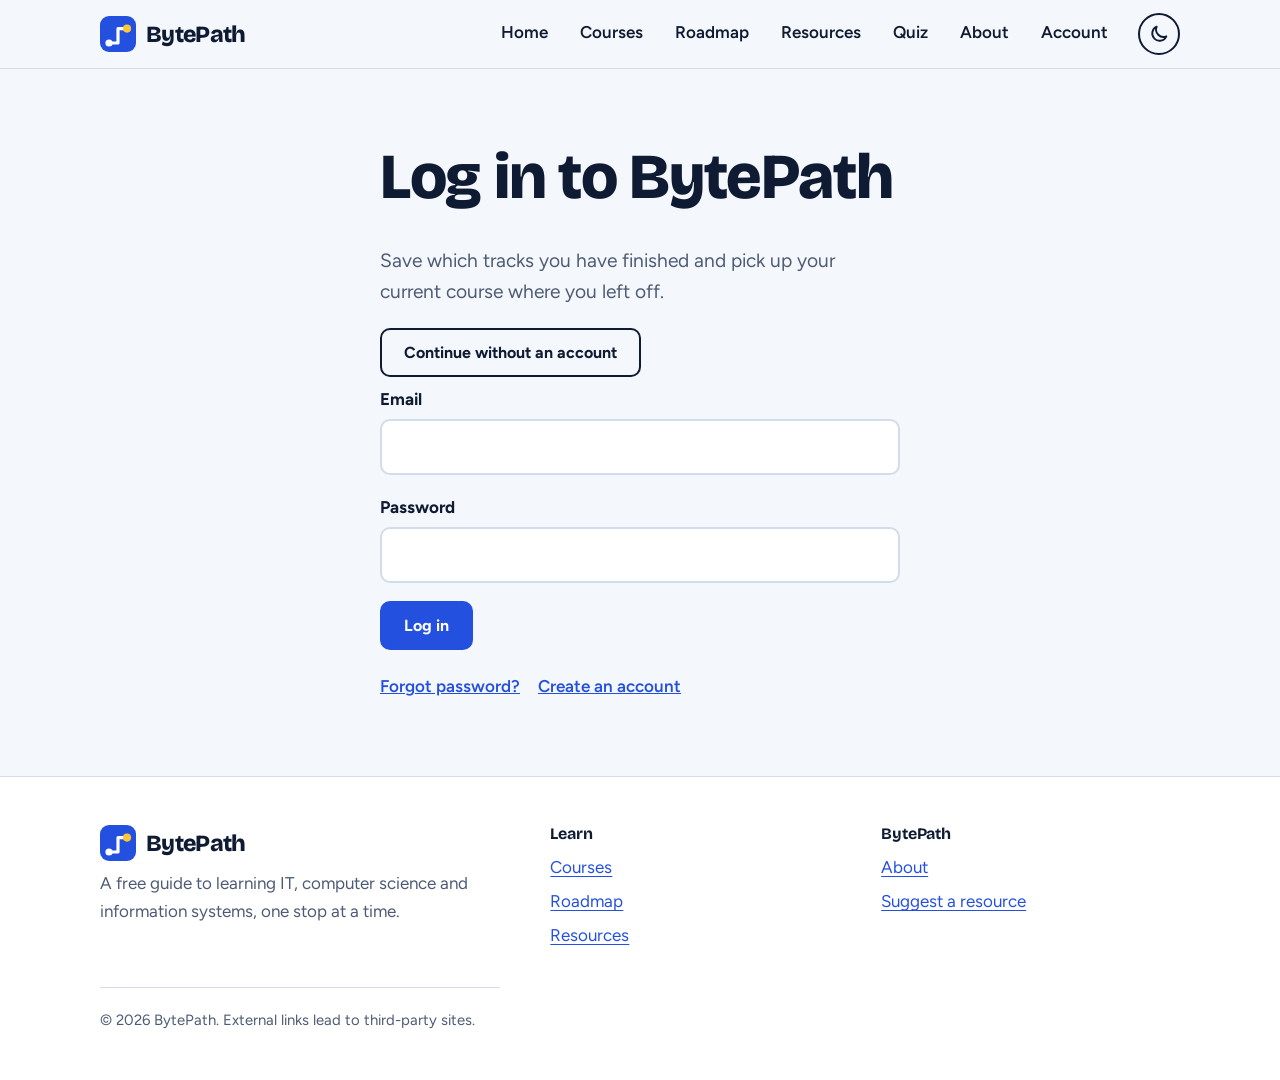
<file: index.html>
<!DOCTYPE html>
<html lang="en">
<head>
  <meta charset="utf-8">
  <meta name="viewport" content="width=device-width, initial-scale=1">
  <meta name="color-scheme" content="light dark">
  <title>BytePath | Learn IT, computer science and information systems</title>
  <meta name="description" content="BytePath lines up IT, computer science and information systems topics into clear learning tracks with free resources.">
  <link rel="icon" href="assets/logo-mark.svg" type="image/svg+xml">
  <link rel="preconnect" href="https://fonts.googleapis.com">
  <link rel="preconnect" href="https://fonts.gstatic.com" crossorigin>
  <link href="https://fonts.googleapis.com/css2?family=Bricolage+Grotesque:opsz,wght@12..96,700;12..96,800&family=Figtree:wght@400;600;700&display=swap" rel="stylesheet">
  <link rel="stylesheet" href="css/style.css">
  <script src="js/theme.js"></script>
  <script src="js/gate.js"></script>
</head>
<body>
  <a class="skip" href="#main">Skip to content</a>

  <header class="site-header">
    <div class="wrap bar">
      <a class="brand" href="index.html"><img src="assets/logo-mark.svg" alt="" width="36" height="36"><span>BytePath</span></a>
      <input type="checkbox" id="nav-toggle" class="nav-toggle" aria-label="Open the menu">
      <label for="nav-toggle" class="menu-btn">Menu</label>
      <nav class="main-nav" aria-label="Main">
        <a href="index.html" aria-current="page">Home</a>
        <a href="courses.html">Courses</a>
        <a href="roadmap.html">Roadmap</a>
        <a href="resources.html">Resources</a>
        <a href="quiz.html">Quiz</a>
        <a href="about.html">About</a>
        <a href="account.html">Account</a>
      </nav>
      <button class="theme-toggle" type="button" aria-pressed="false" aria-label="Dark mode" title="Switch between light and dark">
        <svg class="i-moon" viewBox="0 0 24 24" aria-hidden="true"><path d="M20 14.5A8 8 0 0 1 9.5 4 8 8 0 1 0 20 14.5Z"/></svg>
        <svg class="i-sun" viewBox="0 0 24 24" aria-hidden="true"><circle cx="12" cy="12" r="4"/><path d="M12 2v2M12 20v2M2 12h2M20 12h2M4.9 4.9l1.4 1.4M17.7 17.7l1.4 1.4M4.9 19.1l1.4-1.4M17.7 6.3l1.4-1.4"/></svg>
      </button>
    </div>
  </header>

  <main id="main">
    <section class="hero">
      <div class="wrap hero-grid">
        <div>
          <h1>Learn IT, computer science and information systems in the order that makes sense</h1>
          <p class="lead">Pick IT for networking, Linux and cloud, computer science for programming, algorithms and theory, or information systems for business analysis, data and ERP. Each track tells you what to study, how long it takes, and what to build at the end.</p>
          <div class="actions">
            <a class="btn" href="courses.html">Browse courses</a>
            <a class="btn btn-ghost" href="roadmap.html">See the roadmap</a>
          </div>
        </div>
        <div class="hero-art">
          <img class="map-light" src="assets/route-map.svg" width="520" height="400" alt="Route map with two starting points. The IT lines run from IT support and Networking to Linux, Python, SQL, Security and Cloud. The violet computer science line runs from Programming through Math, Algorithms and Architecture to Operating systems.">
          <img class="map-dark" src="assets/route-map-dark.svg" width="520" height="400" alt="Route map with two starting points. The IT lines run from IT support and Networking to Linux, Python, SQL, Security and Cloud. The violet computer science line runs from Programming through Math, Algorithms and Architecture to Operating systems.">
        </div>
      </div>
    </section>

    <section class="section" id="subjects">
      <div class="wrap">
        <div class="section-head">
          <h2>Choose your subject</h2>
          <p>IT is about running, connecting and securing systems. Computer science is about how computation works and how to build software. Information systems is about using technology to solve business problems. Many learners mix subjects, so every track is tagged with its subject.</p>
        </div>
        <div class="subjects">
          <article class="subject it">
            <img class="icon" src="assets/icon-network.svg" alt="">
            <h3>Information technology</h3>
            <p>Hands-on skills for support, networking, systems and cloud roles.</p>
            <ul class="starter">
              <li><a href="courses.html#support">IT support basics</a><span>4 weeks</span></li>
              <li><a href="courses.html#networking">Networking fundamentals</a><span>6 weeks</span></li>
              <li><a href="courses.html#linux">Linux and the command line</a><span>5 weeks</span></li>
              <li><a href="courses.html#cloud">Cloud essentials</a><span>6 weeks</span></li>
            </ul>
            <a class="btn" href="roadmap.html#it-path">See the IT path</a>
          </article>
          <article class="subject cs">
            <img class="icon cs" src="assets/icon-algo.svg" alt="">
            <h3>Computer science</h3>
            <p>Theory and programming skills for software, research and further study.</p>
            <ul class="starter">
              <li><a href="courses.html#programming">Programming fundamentals</a><span>6 weeks</span></li>
              <li><a href="courses.html#math">Discrete math and logic</a><span>6 weeks</span></li>
              <li><a href="courses.html#algorithms">Data structures and algorithms</a><span>8 weeks</span></li>
              <li><a href="courses.html#architecture">Computer architecture</a><span>6 weeks</span></li>
            </ul>
            <a class="btn" href="roadmap.html#cs-path">See the computer science path</a>
          </article>
          <article class="subject is">
            <img class="icon is" src="assets/icon-ba.svg" alt="">
            <h3>Information systems</h3>
            <p>Business-focused skills for analyst, ERP, data and project roles.</p>
            <ul class="starter">
              <li><a href="courses.html#ba">Business analysis basics</a><span>5 weeks</span></li>
              <li><a href="courses.html#sad">Systems analysis and design</a><span>6 weeks</span></li>
              <li><a href="courses.html#model">Data modeling</a><span>5 weeks</span></li>
              <li><a href="courses.html#analytics">Data analytics</a><span>6 weeks</span></li>
            </ul>
            <a class="btn" href="roadmap.html#is-path">See the information systems path</a>
          </article>
        </div>
        <p class="more-link"><a href="courses.html">View all 23 tracks</a></p>
      </div>
    </section>

    <section class="section section-alt">
      <div class="wrap">
        <div class="section-head">
          <h2>How BytePath works</h2>
        </div>
        <ol class="steps">
          <li>
            <h3>Choose a track</h3>
            <p>Every track has a clear scope, a time estimate, a difficulty level and a subject tag, so you can fit it around work or school.</p>
          </li>
          <li>
            <h3>Study with free material</h3>
            <p>We link to the best free lessons, labs and documentation, grouped by track on the Resources page.</p>
          </li>
          <li>
            <h3>Build something small</h3>
            <p>Each track ends with a mini project, such as subnetting an office network or implementing a hash table from scratch.</p>
          </li>
        </ol>
      </div>
    </section>

    <section class="section">
      <div class="wrap">
        <div class="section-head">
          <h2>Who it is for</h2>
        </div>
        <div class="audience">
          <div>
            <h3>Career changers</h3>
            <p>You want an IT job and need a study order that does not waste months on the wrong topics.</p>
          </div>
          <div>
            <h3>Students</h3>
            <p>You already have classes. Use BytePath to fill gaps with hands-on practice.</p>
          </div>
          <div>
            <h3>Self-taught developers</h3>
            <p>You can code, but servers, networks and the theory behind your tools still feel like guesswork.</p>
          </div>
        </div>
      </div>
    </section>

    <section class="band">
      <div class="wrap">
        <h2>Not sure where to start?</h2>
        <p>For IT, begin with networking and Linux. For computer science, begin with programming and discrete math. For information systems, begin with business analysis and databases.</p>
        <div class="actions">
          <a class="btn btn-sun" href="roadmap.html">Follow the roadmap</a>
        </div>
      </div>
    </section>
  </main>

  <footer class="site-footer">
    <div class="wrap">
      <div class="foot-grid">
        <div>
          <a class="brand" href="index.html"><img src="assets/logo-mark.svg" alt="" width="36" height="36"><span>BytePath</span></a>
          <p>A free guide to learning IT, computer science and information systems, one stop at a time.</p>
        </div>
        <div>
          <h3>Learn</h3>
          <ul>
            <li><a href="courses.html">Courses</a></li>
            <li><a href="roadmap.html">Roadmap</a></li>
            <li><a href="resources.html">Resources</a></li>
          </ul>
        </div>
        <div>
          <h3>BytePath</h3>
          <ul>
            <li><a href="about.html">About</a></li>
            <li><a href="about.html#contact">Suggest a resource</a></li>
          </ul>
        </div>
      </div>
      <p class="copy">&copy; 2026 BytePath. External links lead to third-party sites.</p>
    </div>
  </footer>
</body>
</html>
</file>
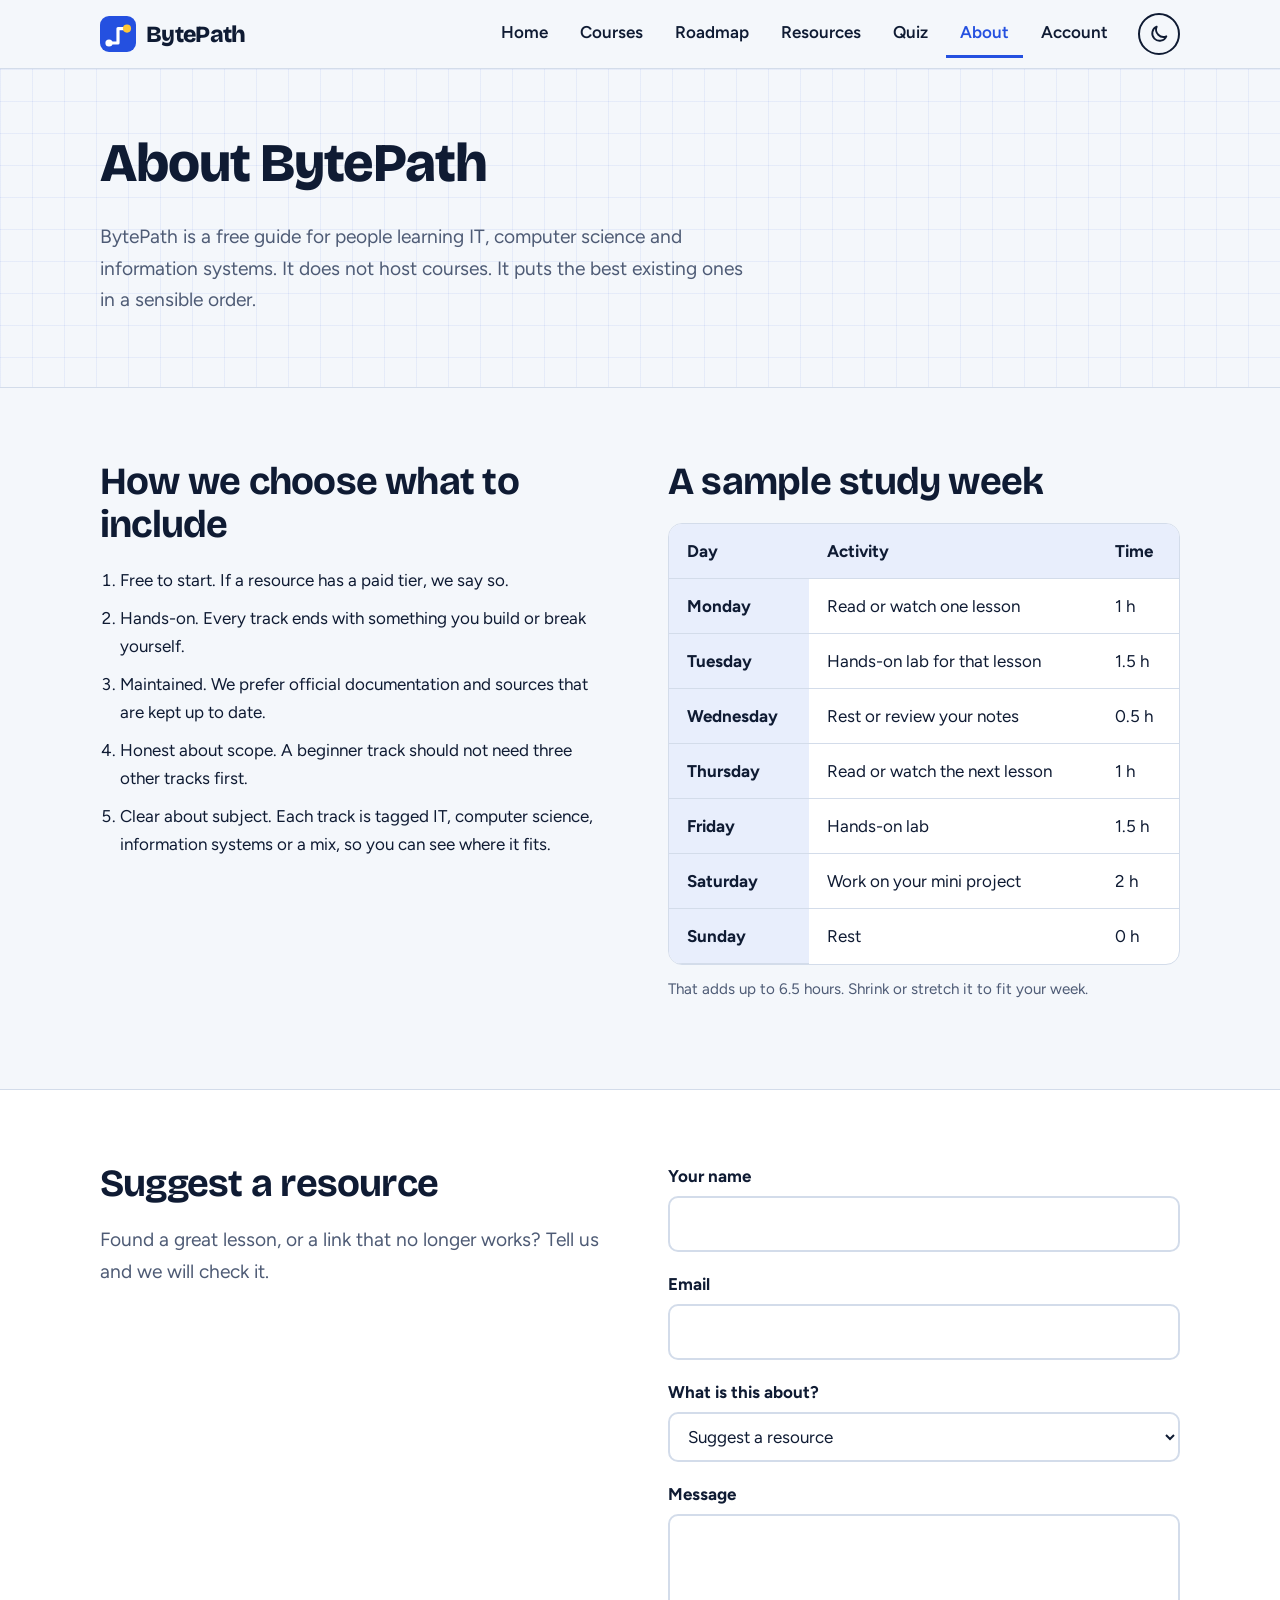
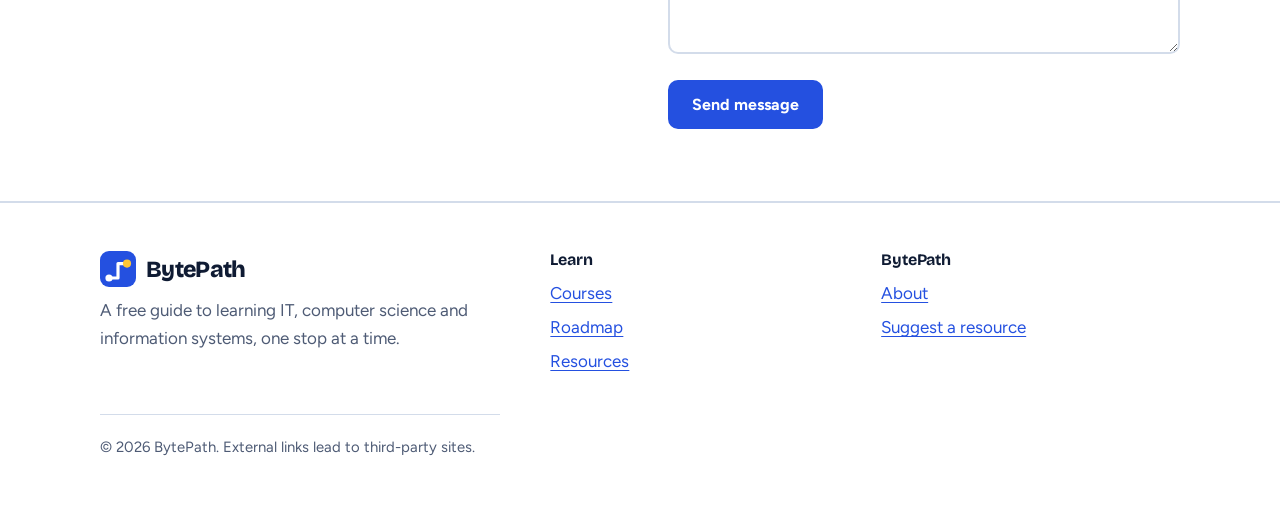
<file: about.html>
<!DOCTYPE html>
<html lang="en">
<head>
  <meta charset="utf-8">
  <meta name="viewport" content="width=device-width, initial-scale=1">
  <meta name="color-scheme" content="light dark">
  <title>About | BytePath</title>
  <meta name="description" content="What BytePath is, how we choose resources for IT, computer science and information systems, and how to suggest one.">
  <link rel="icon" href="assets/logo-mark.svg" type="image/svg+xml">
  <link rel="preconnect" href="https://fonts.googleapis.com">
  <link rel="preconnect" href="https://fonts.gstatic.com" crossorigin>
  <link href="https://fonts.googleapis.com/css2?family=Bricolage+Grotesque:opsz,wght@12..96,700;12..96,800&family=Figtree:wght@400;600;700&display=swap" rel="stylesheet">
  <link rel="stylesheet" href="css/style.css">
  <script src="js/theme.js"></script>
  <script src="js/contact.js" defer></script>
</head>


<body>
  <a class="skip" href="#main">Skip to content</a>

  <header class="site-header">
    <div class="wrap bar">
      <a class="brand" href="index.html"><img src="assets/logo-mark.svg" alt="" width="36" height="36"><span>BytePath</span></a>
      <input type="checkbox" id="nav-toggle" class="nav-toggle" aria-label="Open the menu">
      <label for="nav-toggle" class="menu-btn">Menu</label>
      <nav class="main-nav" aria-label="Main">
        <a href="index.html">Home</a>
        <a href="courses.html">Courses</a>
        <a href="roadmap.html">Roadmap</a>
        <a href="resources.html">Resources</a>
        <a href="quiz.html">Quiz</a>
        <a href="about.html" aria-current="page">About</a>
        <a href="account.html">Account</a>
      </nav>
      <button class="theme-toggle" type="button" aria-pressed="false" aria-label="Dark mode" title="Switch between light and dark">
        <svg class="i-moon" viewBox="0 0 24 24" aria-hidden="true"><path d="M20 14.5A8 8 0 0 1 9.5 4 8 8 0 1 0 20 14.5Z"/></svg>
        <svg class="i-sun" viewBox="0 0 24 24" aria-hidden="true"><circle cx="12" cy="12" r="4"/><path d="M12 2v2M12 20v2M2 12h2M20 12h2M4.9 4.9l1.4 1.4M17.7 17.7l1.4 1.4M4.9 19.1l1.4-1.4M17.7 6.3l1.4-1.4"/></svg>
      </button>
    </div>
  </header>

  <main id="main">
    <section class="page-head">
      <div class="wrap">
        <h1>About BytePath</h1>
        <p class="lead">BytePath is a free guide for people learning IT, computer science and information systems. It does not host courses. It puts the best existing ones in a sensible order.</p>
      </div>
    </section>

    <section class="section">
      <div class="wrap two-col">
        <div>
          <h2>How we choose what to include</h2>
          <ol class="principles">
            <li>Free to start. If a resource has a paid tier, we say so.</li>
            <li>Hands-on. Every track ends with something you build or break yourself.</li>
            <li>Maintained. We prefer official documentation and sources that are kept up to date.</li>
            <li>Honest about scope. A beginner track should not need three other tracks first.</li>
            <li>Clear about subject. Each track is tagged IT, computer science, information systems or a mix, so you can see where it fits.</li>
          </ol>
        </div>
        <div>
          <h2>A sample study week</h2>
          <div class="table-wrap">
            <table>
              <thead><tr><th scope="col">Day</th><th scope="col">Activity</th><th scope="col">Time</th></tr></thead>
              <tbody>
                <tr><th scope="row">Monday</th><td>Read or watch one lesson</td><td>1 h</td></tr>
                <tr><th scope="row">Tuesday</th><td>Hands-on lab for that lesson</td><td>1.5 h</td></tr>
                <tr><th scope="row">Wednesday</th><td>Rest or review your notes</td><td>0.5 h</td></tr>
                <tr><th scope="row">Thursday</th><td>Read or watch the next lesson</td><td>1 h</td></tr>
                <tr><th scope="row">Friday</th><td>Hands-on lab</td><td>1.5 h</td></tr>
                <tr><th scope="row">Saturday</th><td>Work on your mini project</td><td>2 h</td></tr>
                <tr><th scope="row">Sunday</th><td>Rest</td><td>0 h</td></tr>
              </tbody>
            </table>
          </div>
          <p class="note">That adds up to 6.5 hours. Shrink or stretch it to fit your week.</p>
        </div>
      </div>
    </section>

    <section class="section section-alt" id="contact">
      <div class="wrap two-col">
        <div>
          <h2>Suggest a resource</h2>
          <p class="lead">Found a great lesson, or a link that no longer works? Tell us and we will check it.</p>
        </div>
     
           <form class="form" id="contact-form" action="https://formspree.io/f/xvkzwppw" method="post" novalidate>
              <div>
                <label for="name">Your name</label>
                <input id="name" name="name" type="text" autocomplete="name" required>
              </div>
              <div>
                <label for="email">Email</label>
                <input id="email" name="email" type="email" autocomplete="email" required>
              </div>
              <div>
                <label for="topic">What is this about?</label>
                <select id="topic" name="topic">
                  <option>Suggest a resource</option>
                  <option>Report a broken link</option>
                  <option>Ask a question</option>
                </select>
              </div>
              <div>
                <label for="message">Message</label>
                <textarea id="message" name="message" required></textarea>
              </div>
              <input type="text" name="_gotcha" tabindex="-1" autocomplete="off" class="hp" aria-hidden="true">
              <button class="btn" type="submit">Send message</button>
              <p id="form-status" class="form-status" role="status" aria-live="polite"></p>
            </form>
      </div>
    </section>
  </main>

  <footer class="site-footer">
    <div class="wrap">
      <div class="foot-grid">
        <div>
          <a class="brand" href="index.html"><img src="assets/logo-mark.svg" alt="" width="36" height="36"><span>BytePath</span></a>
          <p>A free guide to learning IT, computer science and information systems, one stop at a time.</p>
        </div>
        <div>
          <h3>Learn</h3>
          <ul>
            <li><a href="courses.html">Courses</a></li>
            <li><a href="roadmap.html">Roadmap</a></li>
            <li><a href="resources.html">Resources</a></li>
          </ul>
        </div>
        <div>
          <h3>BytePath</h3>
          <ul>
            <li><a href="about.html">About</a></li>
            <li><a href="about.html#contact">Suggest a resource</a></li>
          </ul>
        </div>
      </div>
      <p class="copy">&copy; 2026 BytePath. External links lead to third-party sites.</p>
    </div>
  </footer>
</body>
</html>
</file>
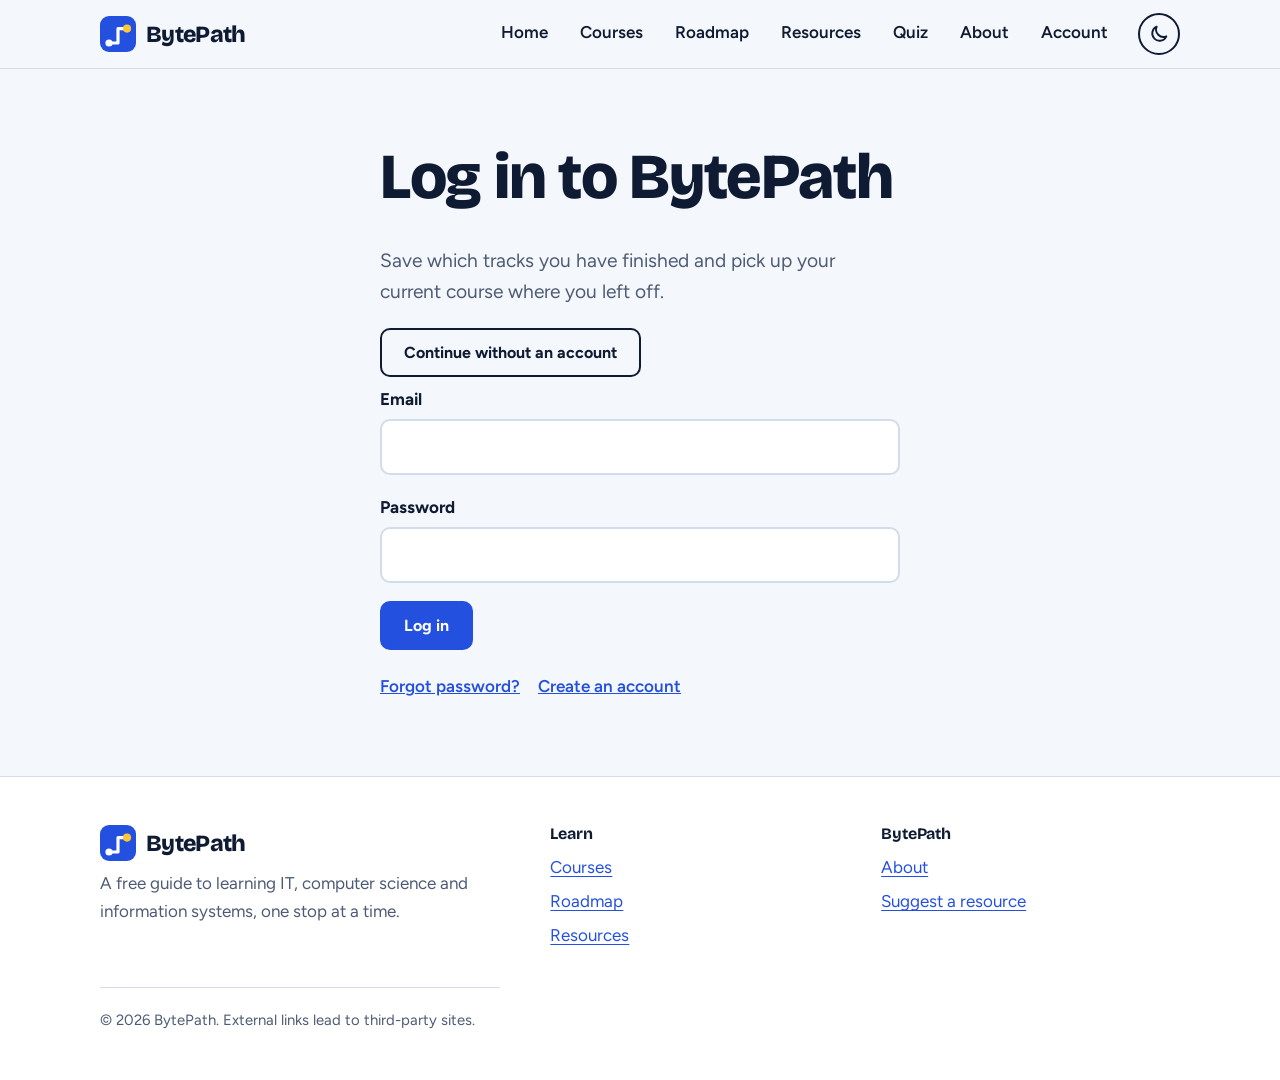
<file: account.html>
<!DOCTYPE html>
<html lang="en">
<head>
  <meta charset="utf-8">
  <meta name="viewport" content="width=device-width, initial-scale=1">
  <meta name="color-scheme" content="light dark">
  <title>Your account | BytePath</title>
  <meta name="description" content="Your BytePath progress and security settings.">
  <meta name="robots" content="noindex">
  <link rel="icon" href="assets/logo-mark.svg" type="image/svg+xml">
  <link rel="preconnect" href="https://fonts.googleapis.com">
  <link rel="preconnect" href="https://fonts.gstatic.com" crossorigin>
  <link href="https://fonts.googleapis.com/css2?family=Bricolage+Grotesque:opsz,wght@12..96,700;12..96,800&family=Figtree:wght@400;600;700&display=swap" rel="stylesheet">
  <link rel="stylesheet" href="css/style.css">
  <script src="js/theme.js"></script>
</head>
<body data-page="account">
  <a class="skip" href="#main">Skip to content</a>

  <header class="site-header">
    <div class="wrap bar">
      <a class="brand" href="index.html"><img src="assets/logo-mark.svg" alt="" width="36" height="36"><span>BytePath</span></a>
      <input type="checkbox" id="nav-toggle" class="nav-toggle" aria-label="Open the menu">
      <label for="nav-toggle" class="menu-btn">Menu</label>
      <nav class="main-nav" aria-label="Main">
        <a href="index.html">Home</a>
        <a href="courses.html">Courses</a>
        <a href="roadmap.html">Roadmap</a>
        <a href="resources.html">Resources</a>
        <a href="quiz.html">Quiz</a>
        <a href="about.html">About</a>
        <a href="account.html" aria-current="page">Account</a>
      </nav>
      <button class="theme-toggle" type="button" aria-pressed="false" aria-label="Dark mode" title="Switch between light and dark">
        <svg class="i-moon" viewBox="0 0 24 24" aria-hidden="true"><path d="M20 14.5A8 8 0 0 1 9.5 4 8 8 0 1 0 20 14.5Z"/></svg>
        <svg class="i-sun" viewBox="0 0 24 24" aria-hidden="true"><circle cx="12" cy="12" r="4"/><path d="M12 2v2M12 20v2M2 12h2M20 12h2M4.9 4.9l1.4 1.4M17.7 17.7l1.4 1.4M4.9 19.1l1.4-1.4M17.7 6.3l1.4-1.4"/></svg>
      </button>
    </div>
  </header>

  <main id="main">
    <section class="section">
      <div class="wrap auth wide">
        <h1>Your account</h1>
        <p id="msg" class="form-status" role="status" aria-live="polite"></p>
        <div id="app" hidden>
          <p class="lead">Signed in as <strong id="who"></strong></p>

          <section class="panel" aria-labelledby="h-recent">
            <h2 id="h-recent">Continue learning</h2>
            <p id="recent-empty">No current course yet. Press &ldquo;Make current&rdquo; next to a track below.</p>
            <div id="recent" hidden>
              <p class="recent-title" id="recent-title"></p>
              <div class="actions">
                <a class="btn" id="resume" href="#" target="_blank" rel="noopener noreferrer">Resume course</a>
                <button class="btn btn-ghost" id="mark-done" type="button">Mark as done</button>
              </div>
            </div>
          </section>

          <section class="panel" aria-labelledby="h-prog">
            <h2 id="h-prog">Your tracks <span class="muted">(<span id="count">0</span> of <span id="total">0</span> done)</span></h2>
            <ul class="track-list" id="tracks"></ul>
            <p id="progress-msg" class="form-status" role="status" aria-live="polite"></p>
          </section>

          <p><a class="btn btn-ghost" href="settings.html">Account settings: 2FA, password, log out</a></p>
        </div>
      </div>
    </section>
  </main>

  <footer class="site-footer">
    <div class="wrap">
      <div class="foot-grid">
        <div>
          <a class="brand" href="index.html"><img src="assets/logo-mark.svg" alt="" width="36" height="36"><span>BytePath</span></a>
          <p>A free guide to learning IT, computer science and information systems, one stop at a time.</p>
        </div>
        <div>
          <h3>Learn</h3>
          <ul>
            <li><a href="courses.html">Courses</a></li>
            <li><a href="roadmap.html">Roadmap</a></li>
            <li><a href="resources.html">Resources</a></li>
          </ul>
        </div>
        <div>
          <h3>BytePath</h3>
          <ul>
            <li><a href="about.html">About</a></li>
            <li><a href="about.html#contact">Suggest a resource</a></li>
          </ul>
        </div>
      </div>
      <p class="copy">&copy; 2026 BytePath. External links lead to third-party sites.</p>
    </div>
  </footer>
  <script src="js/config.js"></script>
  <script src="js/vendor/supabase.js"></script>
  <script src="js/auth.js"></script>
</body>
</html>
</file>
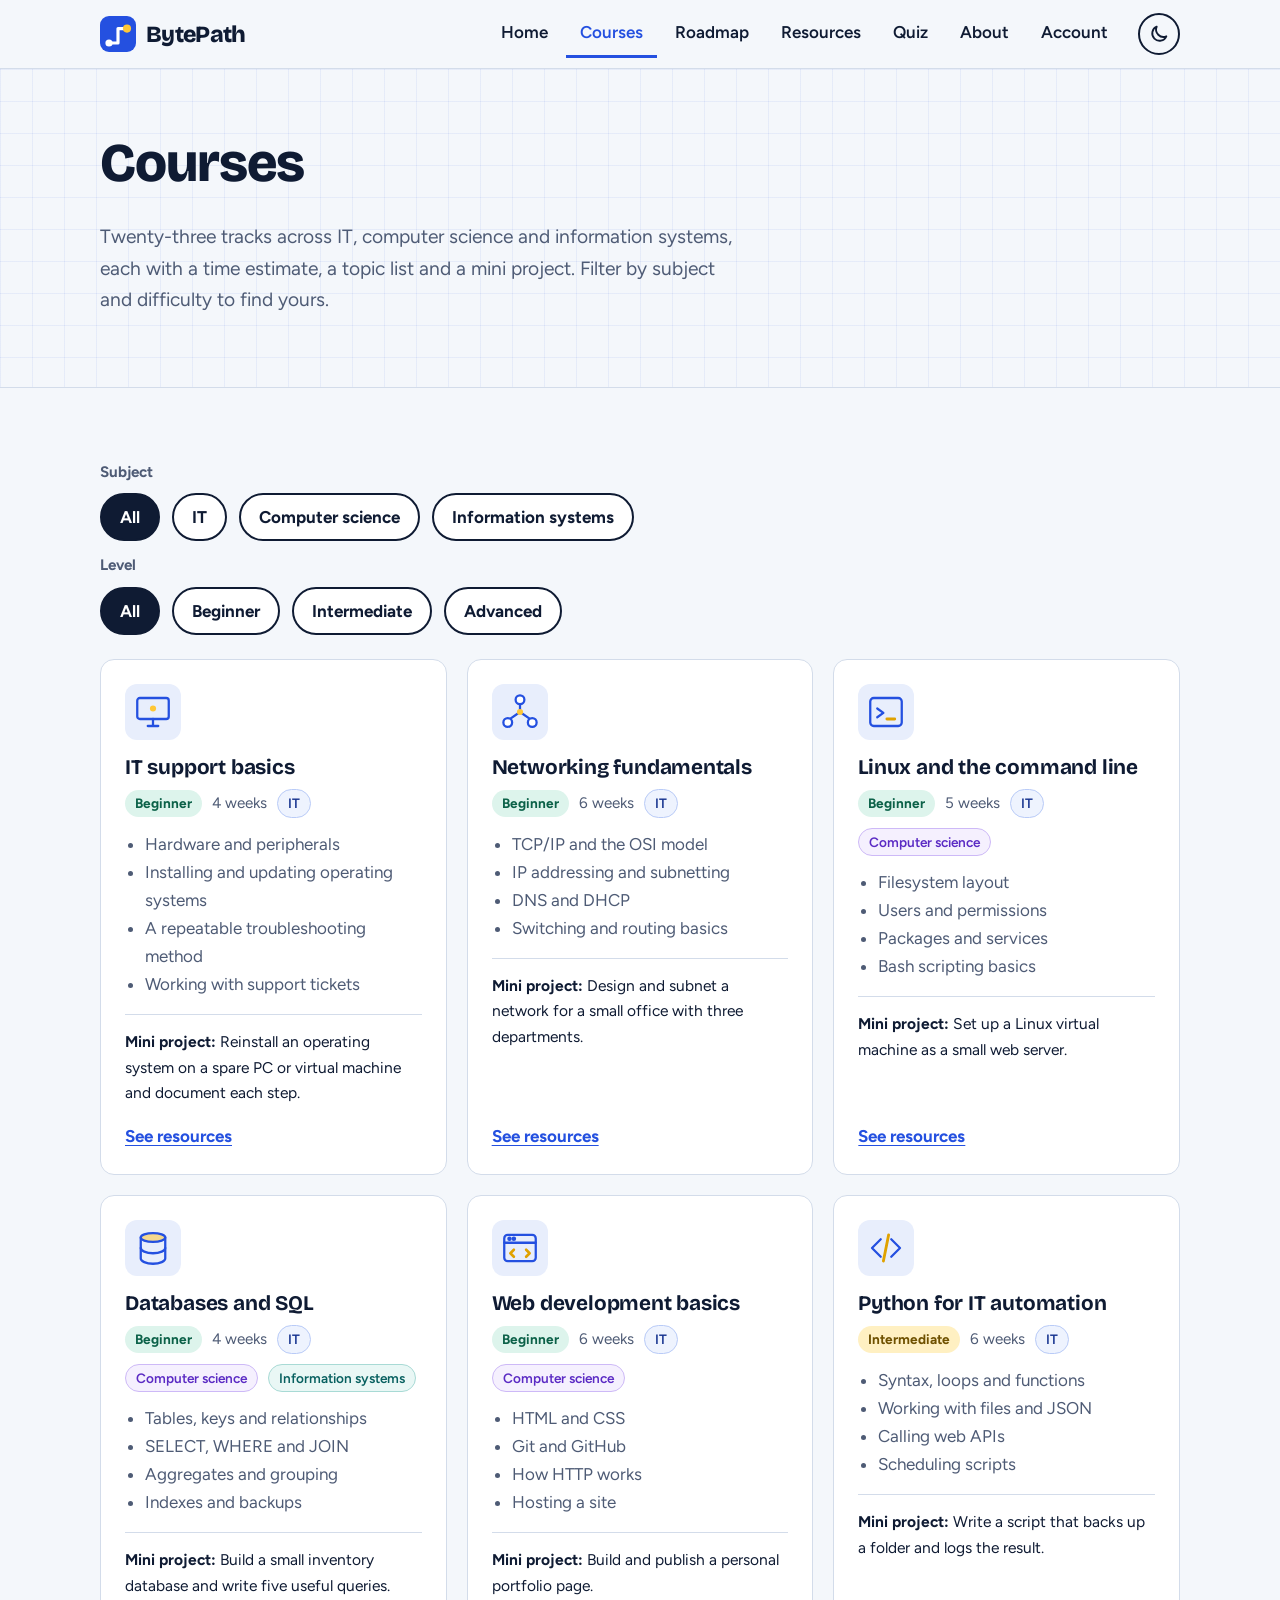
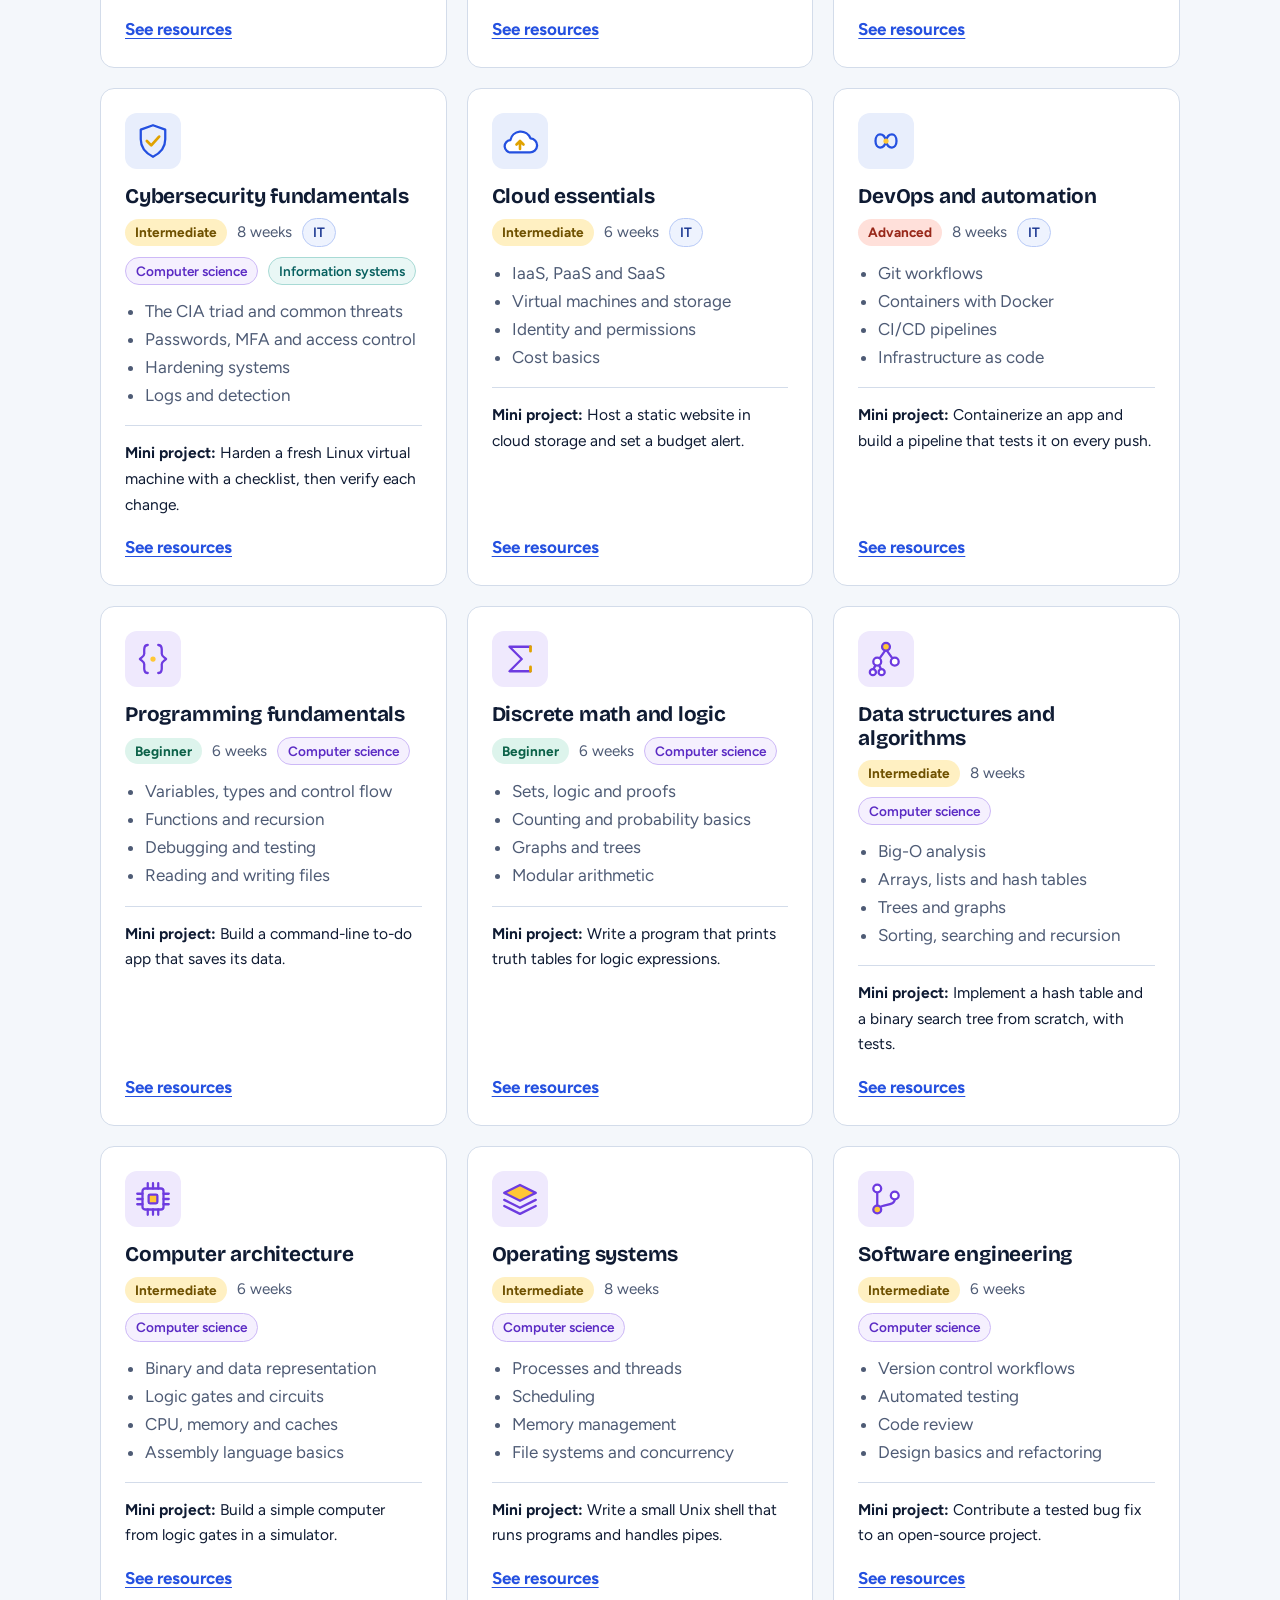
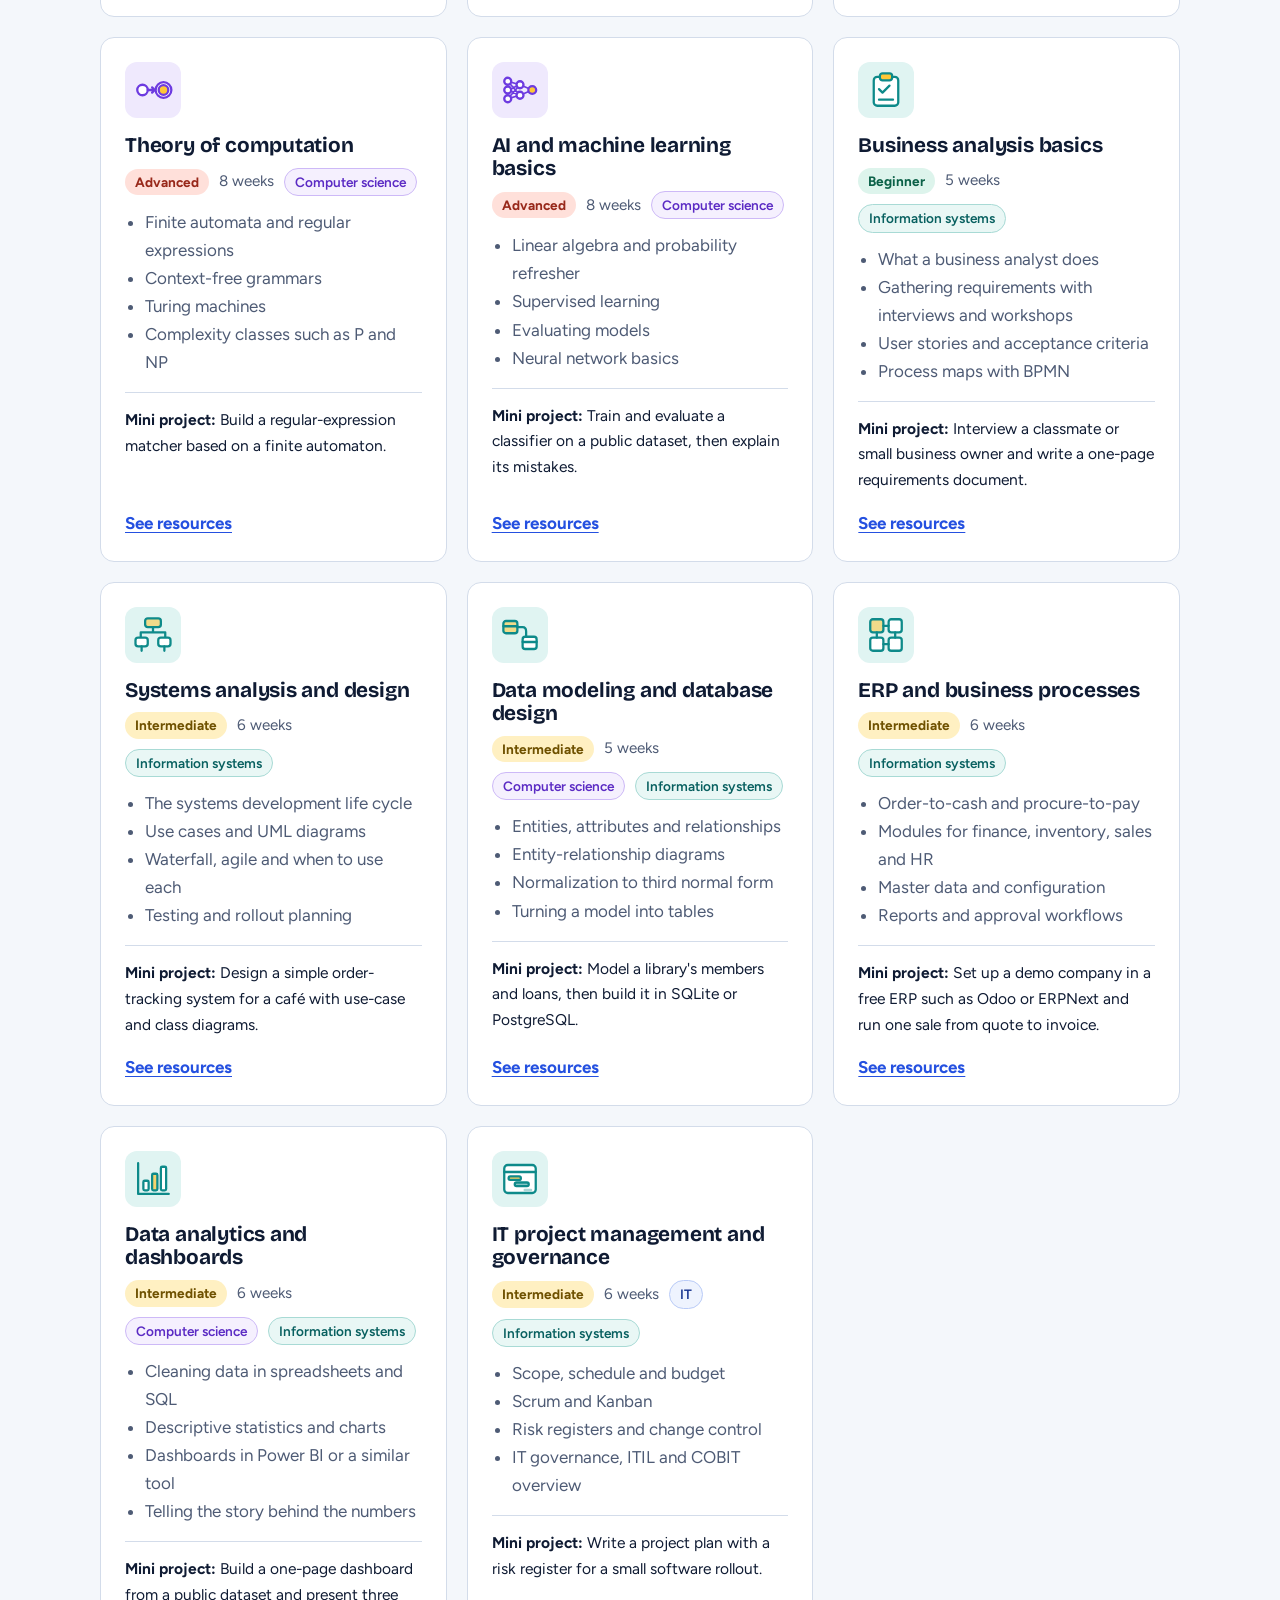
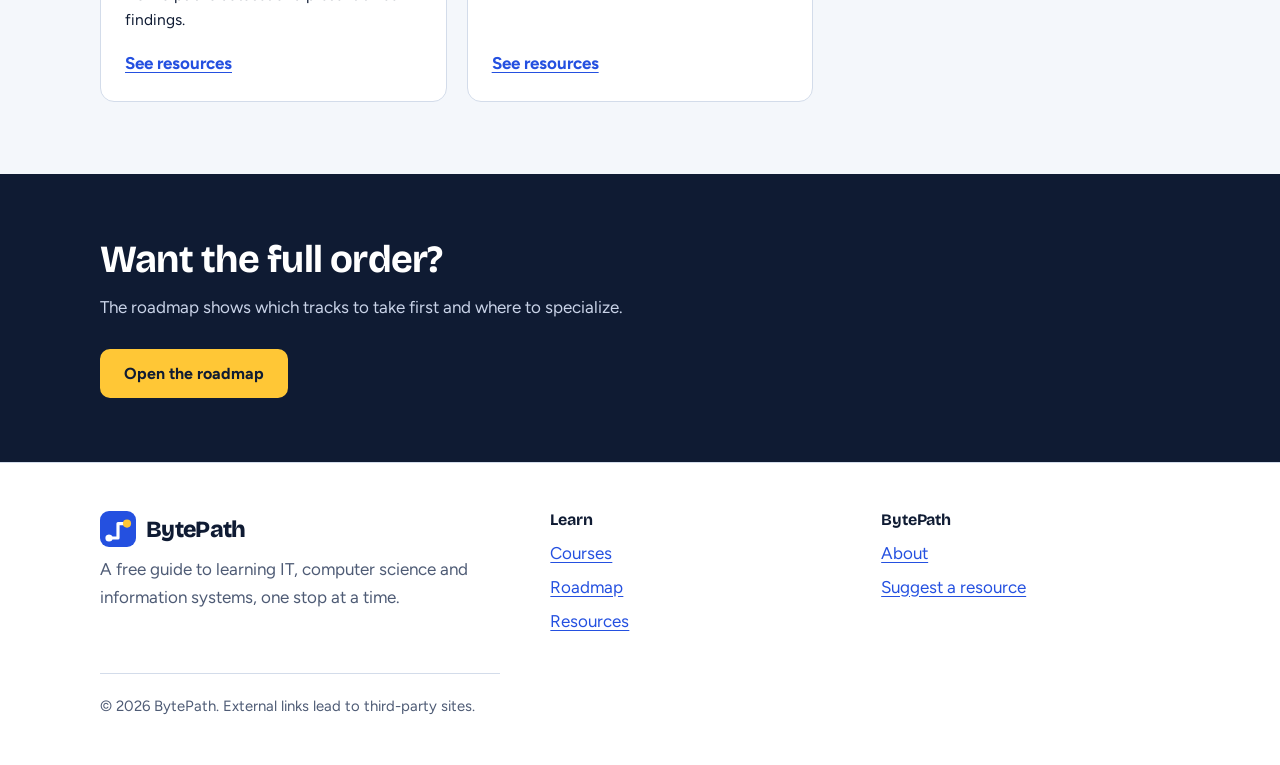
<file: courses.html>
<!DOCTYPE html>
<html lang="en">
<head>
  <meta charset="utf-8">
  <meta name="viewport" content="width=device-width, initial-scale=1">
  <meta name="color-scheme" content="light dark">
  <title>Courses | BytePath</title>
  <meta name="description" content="Twenty-three IT, computer science and information systems learning tracks with time estimates, topics and a mini project for each.">
  <link rel="icon" href="assets/logo-mark.svg" type="image/svg+xml">
  <link rel="preconnect" href="https://fonts.googleapis.com">
  <link rel="preconnect" href="https://fonts.gstatic.com" crossorigin>
  <link href="https://fonts.googleapis.com/css2?family=Bricolage+Grotesque:opsz,wght@12..96,700;12..96,800&family=Figtree:wght@400;600;700&display=swap" rel="stylesheet">
  <link rel="stylesheet" href="css/style.css">
  <script src="js/theme.js"></script>
</head>
<body>
  <a class="skip" href="#main">Skip to content</a>

  <header class="site-header">
    <div class="wrap bar">
      <a class="brand" href="index.html"><img src="assets/logo-mark.svg" alt="" width="36" height="36"><span>BytePath</span></a>
      <input type="checkbox" id="nav-toggle" class="nav-toggle" aria-label="Open the menu">
      <label for="nav-toggle" class="menu-btn">Menu</label>
      <nav class="main-nav" aria-label="Main">
        <a href="index.html">Home</a>
        <a href="courses.html" aria-current="page">Courses</a>
        <a href="roadmap.html">Roadmap</a>
        <a href="resources.html">Resources</a>
        <a href="quiz.html">Quiz</a>
        <a href="about.html">About</a>
        <a href="account.html">Account</a>
      </nav>
      <button class="theme-toggle" type="button" aria-pressed="false" aria-label="Dark mode" title="Switch between light and dark">
        <svg class="i-moon" viewBox="0 0 24 24" aria-hidden="true"><path d="M20 14.5A8 8 0 0 1 9.5 4 8 8 0 1 0 20 14.5Z"/></svg>
        <svg class="i-sun" viewBox="0 0 24 24" aria-hidden="true"><circle cx="12" cy="12" r="4"/><path d="M12 2v2M12 20v2M2 12h2M20 12h2M4.9 4.9l1.4 1.4M17.7 17.7l1.4 1.4M4.9 19.1l1.4-1.4M17.7 6.3l1.4-1.4"/></svg>
      </button>
    </div>
  </header>

  <main id="main">
    <section class="page-head">
      <div class="wrap">
        <h1>Courses</h1>
        <p class="lead">Twenty-three tracks across IT, computer science and information systems, each with a time estimate, a topic list and a mini project. Filter by subject and difficulty to find yours.</p>
      </div>
    </section>

    <section class="section">
      <div class="wrap">
        <div class="filterable">
          <p class="filter-label">Subject</p>
          <input type="radio" name="subject" id="s-all" checked>
          <label for="s-all">All</label>
          <input type="radio" name="subject" id="s-it">
          <label for="s-it">IT</label>
          <input type="radio" name="subject" id="s-cs">
          <label for="s-cs">Computer science</label>
          <input type="radio" name="subject" id="s-is">
          <label for="s-is">Information systems</label>

          <p class="filter-label">Level</p>
          <input type="radio" name="level" id="f-all" checked>
          <label for="f-all">All</label>
          <input type="radio" name="level" id="f-beg">
          <label for="f-beg">Beginner</label>
          <input type="radio" name="level" id="f-int">
          <label for="f-int">Intermediate</label>
          <input type="radio" name="level" id="f-adv">
          <label for="f-adv">Advanced</label>

          <div class="course-grid">

            <article class="card course" id="support" data-level="beginner" data-subject="it">
              <img class="icon" src="assets/icon-support.svg" alt="">
              <h3>IT support basics</h3>
              <p class="meta"><span class="tag beginner">Beginner</span><span>4 weeks</span><span class="tag subj it">IT</span></p>
              <ul>
                <li>Hardware and peripherals</li>
                <li>Installing and updating operating systems</li>
                <li>A repeatable troubleshooting method</li>
                <li>Working with support tickets</li>
              </ul>
              <p class="project"><strong>Mini project:</strong> Reinstall an operating system on a spare PC or virtual machine and document each step.</p>
              <a class="more" href="resources.html#support">See resources</a>
            </article>

            <article class="card course" id="networking" data-level="beginner" data-subject="it">
              <img class="icon" src="assets/icon-network.svg" alt="">
              <h3>Networking fundamentals</h3>
              <p class="meta"><span class="tag beginner">Beginner</span><span>6 weeks</span><span class="tag subj it">IT</span></p>
              <ul>
                <li>TCP/IP and the OSI model</li>
                <li>IP addressing and subnetting</li>
                <li>DNS and DHCP</li>
                <li>Switching and routing basics</li>
              </ul>
              <p class="project"><strong>Mini project:</strong> Design and subnet a network for a small office with three departments.</p>
              <a class="more" href="resources.html#networking">See resources</a>
            </article>

            <article class="card course" id="linux" data-level="beginner" data-subject="it cs">
              <img class="icon" src="assets/icon-linux.svg" alt="">
              <h3>Linux and the command line</h3>
              <p class="meta"><span class="tag beginner">Beginner</span><span>5 weeks</span><span class="tag subj it">IT</span><span class="tag subj cs">Computer science</span></p>
              <ul>
                <li>Filesystem layout</li>
                <li>Users and permissions</li>
                <li>Packages and services</li>
                <li>Bash scripting basics</li>
              </ul>
              <p class="project"><strong>Mini project:</strong> Set up a Linux virtual machine as a small web server.</p>
              <a class="more" href="resources.html#linux">See resources</a>
            </article>

            <article class="card course" id="sql" data-level="beginner" data-subject="it cs is">
              <img class="icon" src="assets/icon-sql.svg" alt="">
              <h3>Databases and SQL</h3>
              <p class="meta"><span class="tag beginner">Beginner</span><span>4 weeks</span><span class="tag subj it">IT</span><span class="tag subj cs">Computer science</span><span class="tag subj is">Information systems</span></p>
              <ul>
                <li>Tables, keys and relationships</li>
                <li>SELECT, WHERE and JOIN</li>
                <li>Aggregates and grouping</li>
                <li>Indexes and backups</li>
              </ul>
              <p class="project"><strong>Mini project:</strong> Build a small inventory database and write five useful queries.</p>
              <a class="more" href="resources.html#sql">See resources</a>
            </article>

            <article class="card course" id="web" data-level="beginner" data-subject="it cs">
              <img class="icon" src="assets/icon-web.svg" alt="">
              <h3>Web development basics</h3>
              <p class="meta"><span class="tag beginner">Beginner</span><span>6 weeks</span><span class="tag subj it">IT</span><span class="tag subj cs">Computer science</span></p>
              <ul>
                <li>HTML and CSS</li>
                <li>Git and GitHub</li>
                <li>How HTTP works</li>
                <li>Hosting a site</li>
              </ul>
              <p class="project"><strong>Mini project:</strong> Build and publish a personal portfolio page.</p>
              <a class="more" href="resources.html#web">See resources</a>
            </article>

            <article class="card course" id="python" data-level="intermediate" data-subject="it">
              <img class="icon" src="assets/icon-python.svg" alt="">
              <h3>Python for IT automation</h3>
              <p class="meta"><span class="tag intermediate">Intermediate</span><span>6 weeks</span><span class="tag subj it">IT</span></p>
              <ul>
                <li>Syntax, loops and functions</li>
                <li>Working with files and JSON</li>
                <li>Calling web APIs</li>
                <li>Scheduling scripts</li>
              </ul>
              <p class="project"><strong>Mini project:</strong> Write a script that backs up a folder and logs the result.</p>
              <a class="more" href="resources.html#python">See resources</a>
            </article>

            <article class="card course" id="security" data-level="intermediate" data-subject="it cs is">
              <img class="icon" src="assets/icon-security.svg" alt="">
              <h3>Cybersecurity fundamentals</h3>
              <p class="meta"><span class="tag intermediate">Intermediate</span><span>8 weeks</span><span class="tag subj it">IT</span><span class="tag subj cs">Computer science</span><span class="tag subj is">Information systems</span></p>
              <ul>
                <li>The CIA triad and common threats</li>
                <li>Passwords, MFA and access control</li>
                <li>Hardening systems</li>
                <li>Logs and detection</li>
              </ul>
              <p class="project"><strong>Mini project:</strong> Harden a fresh Linux virtual machine with a checklist, then verify each change.</p>
              <a class="more" href="resources.html#security">See resources</a>
            </article>

            <article class="card course" id="cloud" data-level="intermediate" data-subject="it">
              <img class="icon" src="assets/icon-cloud.svg" alt="">
              <h3>Cloud essentials</h3>
              <p class="meta"><span class="tag intermediate">Intermediate</span><span>6 weeks</span><span class="tag subj it">IT</span></p>
              <ul>
                <li>IaaS, PaaS and SaaS</li>
                <li>Virtual machines and storage</li>
                <li>Identity and permissions</li>
                <li>Cost basics</li>
              </ul>
              <p class="project"><strong>Mini project:</strong> Host a static website in cloud storage and set a budget alert.</p>
              <a class="more" href="resources.html#cloud">See resources</a>
            </article>

            <article class="card course" id="devops" data-level="advanced" data-subject="it">
              <img class="icon" src="assets/icon-devops.svg" alt="">
              <h3>DevOps and automation</h3>
              <p class="meta"><span class="tag advanced">Advanced</span><span>8 weeks</span><span class="tag subj it">IT</span></p>
              <ul>
                <li>Git workflows</li>
                <li>Containers with Docker</li>
                <li>CI/CD pipelines</li>
                <li>Infrastructure as code</li>
              </ul>
              <p class="project"><strong>Mini project:</strong> Containerize an app and build a pipeline that tests it on every push.</p>
              <a class="more" href="resources.html#devops">See resources</a>
            </article>

            <article class="card course" id="programming" data-level="beginner" data-subject="cs">
              <img class="icon cs" src="assets/icon-prog.svg" alt="">
              <h3>Programming fundamentals</h3>
              <p class="meta"><span class="tag beginner">Beginner</span><span>6 weeks</span><span class="tag subj cs">Computer science</span></p>
              <ul>
                <li>Variables, types and control flow</li>
                <li>Functions and recursion</li>
                <li>Debugging and testing</li>
                <li>Reading and writing files</li>
              </ul>
              <p class="project"><strong>Mini project:</strong> Build a command-line to-do app that saves its data.</p>
              <a class="more" href="resources.html#programming">See resources</a>
            </article>

            <article class="card course" id="math" data-level="beginner" data-subject="cs">
              <img class="icon cs" src="assets/icon-math.svg" alt="">
              <h3>Discrete math and logic</h3>
              <p class="meta"><span class="tag beginner">Beginner</span><span>6 weeks</span><span class="tag subj cs">Computer science</span></p>
              <ul>
                <li>Sets, logic and proofs</li>
                <li>Counting and probability basics</li>
                <li>Graphs and trees</li>
                <li>Modular arithmetic</li>
              </ul>
              <p class="project"><strong>Mini project:</strong> Write a program that prints truth tables for logic expressions.</p>
              <a class="more" href="resources.html#math">See resources</a>
            </article>

            <article class="card course" id="algorithms" data-level="intermediate" data-subject="cs">
              <img class="icon cs" src="assets/icon-algo.svg" alt="">
              <h3>Data structures and algorithms</h3>
              <p class="meta"><span class="tag intermediate">Intermediate</span><span>8 weeks</span><span class="tag subj cs">Computer science</span></p>
              <ul>
                <li>Big-O analysis</li>
                <li>Arrays, lists and hash tables</li>
                <li>Trees and graphs</li>
                <li>Sorting, searching and recursion</li>
              </ul>
              <p class="project"><strong>Mini project:</strong> Implement a hash table and a binary search tree from scratch, with tests.</p>
              <a class="more" href="resources.html#algorithms">See resources</a>
            </article>

            <article class="card course" id="architecture" data-level="intermediate" data-subject="cs">
              <img class="icon cs" src="assets/icon-chip.svg" alt="">
              <h3>Computer architecture</h3>
              <p class="meta"><span class="tag intermediate">Intermediate</span><span>6 weeks</span><span class="tag subj cs">Computer science</span></p>
              <ul>
                <li>Binary and data representation</li>
                <li>Logic gates and circuits</li>
                <li>CPU, memory and caches</li>
                <li>Assembly language basics</li>
              </ul>
              <p class="project"><strong>Mini project:</strong> Build a simple computer from logic gates in a simulator.</p>
              <a class="more" href="resources.html#architecture">See resources</a>
            </article>

            <article class="card course" id="os" data-level="intermediate" data-subject="cs">
              <img class="icon cs" src="assets/icon-os.svg" alt="">
              <h3>Operating systems</h3>
              <p class="meta"><span class="tag intermediate">Intermediate</span><span>8 weeks</span><span class="tag subj cs">Computer science</span></p>
              <ul>
                <li>Processes and threads</li>
                <li>Scheduling</li>
                <li>Memory management</li>
                <li>File systems and concurrency</li>
              </ul>
              <p class="project"><strong>Mini project:</strong> Write a small Unix shell that runs programs and handles pipes.</p>
              <a class="more" href="resources.html#os">See resources</a>
            </article>

            <article class="card course" id="engineering" data-level="intermediate" data-subject="cs">
              <img class="icon cs" src="assets/icon-eng.svg" alt="">
              <h3>Software engineering</h3>
              <p class="meta"><span class="tag intermediate">Intermediate</span><span>6 weeks</span><span class="tag subj cs">Computer science</span></p>
              <ul>
                <li>Version control workflows</li>
                <li>Automated testing</li>
                <li>Code review</li>
                <li>Design basics and refactoring</li>
              </ul>
              <p class="project"><strong>Mini project:</strong> Contribute a tested bug fix to an open-source project.</p>
              <a class="more" href="resources.html#engineering">See resources</a>
            </article>

            <article class="card course" id="theory" data-level="advanced" data-subject="cs">
              <img class="icon cs" src="assets/icon-theory.svg" alt="">
              <h3>Theory of computation</h3>
              <p class="meta"><span class="tag advanced">Advanced</span><span>8 weeks</span><span class="tag subj cs">Computer science</span></p>
              <ul>
                <li>Finite automata and regular expressions</li>
                <li>Context-free grammars</li>
                <li>Turing machines</li>
                <li>Complexity classes such as P and NP</li>
              </ul>
              <p class="project"><strong>Mini project:</strong> Build a regular-expression matcher based on a finite automaton.</p>
              <a class="more" href="resources.html#theory">See resources</a>
            </article>

            <article class="card course" id="ai" data-level="advanced" data-subject="cs">
              <img class="icon cs" src="assets/icon-ai.svg" alt="">
              <h3>AI and machine learning basics</h3>
              <p class="meta"><span class="tag advanced">Advanced</span><span>8 weeks</span><span class="tag subj cs">Computer science</span></p>
              <ul>
                <li>Linear algebra and probability refresher</li>
                <li>Supervised learning</li>
                <li>Evaluating models</li>
                <li>Neural network basics</li>
              </ul>
              <p class="project"><strong>Mini project:</strong> Train and evaluate a classifier on a public dataset, then explain its mistakes.</p>
              <a class="more" href="resources.html#ai">See resources</a>
            </article>

            <article class="card course" id="ba" data-level="beginner" data-subject="is">
              <img class="icon is" src="assets/icon-ba.svg" alt="">
              <h3>Business analysis basics</h3>
              <p class="meta"><span class="tag beginner">Beginner</span><span>5 weeks</span><span class="tag subj is">Information systems</span></p>
              <ul>
                <li>What a business analyst does</li>
                <li>Gathering requirements with interviews and workshops</li>
                <li>User stories and acceptance criteria</li>
                <li>Process maps with BPMN</li>
              </ul>
              <p class="project"><strong>Mini project:</strong> Interview a classmate or small business owner and write a one-page requirements document.</p>
              <a class="more" href="resources.html#ba">See resources</a>
            </article>

            <article class="card course" id="sad" data-level="intermediate" data-subject="is">
              <img class="icon is" src="assets/icon-sad.svg" alt="">
              <h3>Systems analysis and design</h3>
              <p class="meta"><span class="tag intermediate">Intermediate</span><span>6 weeks</span><span class="tag subj is">Information systems</span></p>
              <ul>
                <li>The systems development life cycle</li>
                <li>Use cases and UML diagrams</li>
                <li>Waterfall, agile and when to use each</li>
                <li>Testing and rollout planning</li>
              </ul>
              <p class="project"><strong>Mini project:</strong> Design a simple order-tracking system for a caf&eacute; with use-case and class diagrams.</p>
              <a class="more" href="resources.html#sad">See resources</a>
            </article>

            <article class="card course" id="model" data-level="intermediate" data-subject="cs is">
              <img class="icon is" src="assets/icon-model.svg" alt="">
              <h3>Data modeling and database design</h3>
              <p class="meta"><span class="tag intermediate">Intermediate</span><span>5 weeks</span><span class="tag subj cs">Computer science</span><span class="tag subj is">Information systems</span></p>
              <ul>
                <li>Entities, attributes and relationships</li>
                <li>Entity-relationship diagrams</li>
                <li>Normalization to third normal form</li>
                <li>Turning a model into tables</li>
              </ul>
              <p class="project"><strong>Mini project:</strong> Model a library's members and loans, then build it in SQLite or PostgreSQL.</p>
              <a class="more" href="resources.html#model">See resources</a>
            </article>

            <article class="card course" id="erp" data-level="intermediate" data-subject="is">
              <img class="icon is" src="assets/icon-erp.svg" alt="">
              <h3>ERP and business processes</h3>
              <p class="meta"><span class="tag intermediate">Intermediate</span><span>6 weeks</span><span class="tag subj is">Information systems</span></p>
              <ul>
                <li>Order-to-cash and procure-to-pay</li>
                <li>Modules for finance, inventory, sales and HR</li>
                <li>Master data and configuration</li>
                <li>Reports and approval workflows</li>
              </ul>
              <p class="project"><strong>Mini project:</strong> Set up a demo company in a free ERP such as Odoo or ERPNext and run one sale from quote to invoice.</p>
              <a class="more" href="resources.html#erp">See resources</a>
            </article>

            <article class="card course" id="analytics" data-level="intermediate" data-subject="cs is">
              <img class="icon is" src="assets/icon-chart.svg" alt="">
              <h3>Data analytics and dashboards</h3>
              <p class="meta"><span class="tag intermediate">Intermediate</span><span>6 weeks</span><span class="tag subj cs">Computer science</span><span class="tag subj is">Information systems</span></p>
              <ul>
                <li>Cleaning data in spreadsheets and SQL</li>
                <li>Descriptive statistics and charts</li>
                <li>Dashboards in Power BI or a similar tool</li>
                <li>Telling the story behind the numbers</li>
              </ul>
              <p class="project"><strong>Mini project:</strong> Build a one-page dashboard from a public dataset and present three findings.</p>
              <a class="more" href="resources.html#analytics">See resources</a>
            </article>

            <article class="card course" id="itpm" data-level="intermediate" data-subject="it is">
              <img class="icon is" src="assets/icon-pm.svg" alt="">
              <h3>IT project management and governance</h3>
              <p class="meta"><span class="tag intermediate">Intermediate</span><span>6 weeks</span><span class="tag subj it">IT</span><span class="tag subj is">Information systems</span></p>
              <ul>
                <li>Scope, schedule and budget</li>
                <li>Scrum and Kanban</li>
                <li>Risk registers and change control</li>
                <li>IT governance, ITIL and COBIT overview</li>
              </ul>
              <p class="project"><strong>Mini project:</strong> Write a project plan with a risk register for a small software rollout.</p>
              <a class="more" href="resources.html#itpm">See resources</a>
            </article>

          </div>
        </div>
      </div>
    </section>

    <section class="band">
      <div class="wrap">
        <h2>Want the full order?</h2>
        <p>The roadmap shows which tracks to take first and where to specialize.</p>
        <div class="actions">
          <a class="btn btn-sun" href="roadmap.html">Open the roadmap</a>
        </div>
      </div>
    </section>
  </main>

  <footer class="site-footer">
    <div class="wrap">
      <div class="foot-grid">
        <div>
          <a class="brand" href="index.html"><img src="assets/logo-mark.svg" alt="" width="36" height="36"><span>BytePath</span></a>
          <p>A free guide to learning IT, computer science and information systems, one stop at a time.</p>
        </div>
        <div>
          <h3>Learn</h3>
          <ul>
            <li><a href="courses.html">Courses</a></li>
            <li><a href="roadmap.html">Roadmap</a></li>
            <li><a href="resources.html">Resources</a></li>
          </ul>
        </div>
        <div>
          <h3>BytePath</h3>
          <ul>
            <li><a href="about.html">About</a></li>
            <li><a href="about.html#contact">Suggest a resource</a></li>
          </ul>
        </div>
      </div>
      <p class="copy">&copy; 2026 BytePath. External links lead to third-party sites.</p>
    </div>
  </footer>
</body>
</html>
</file>
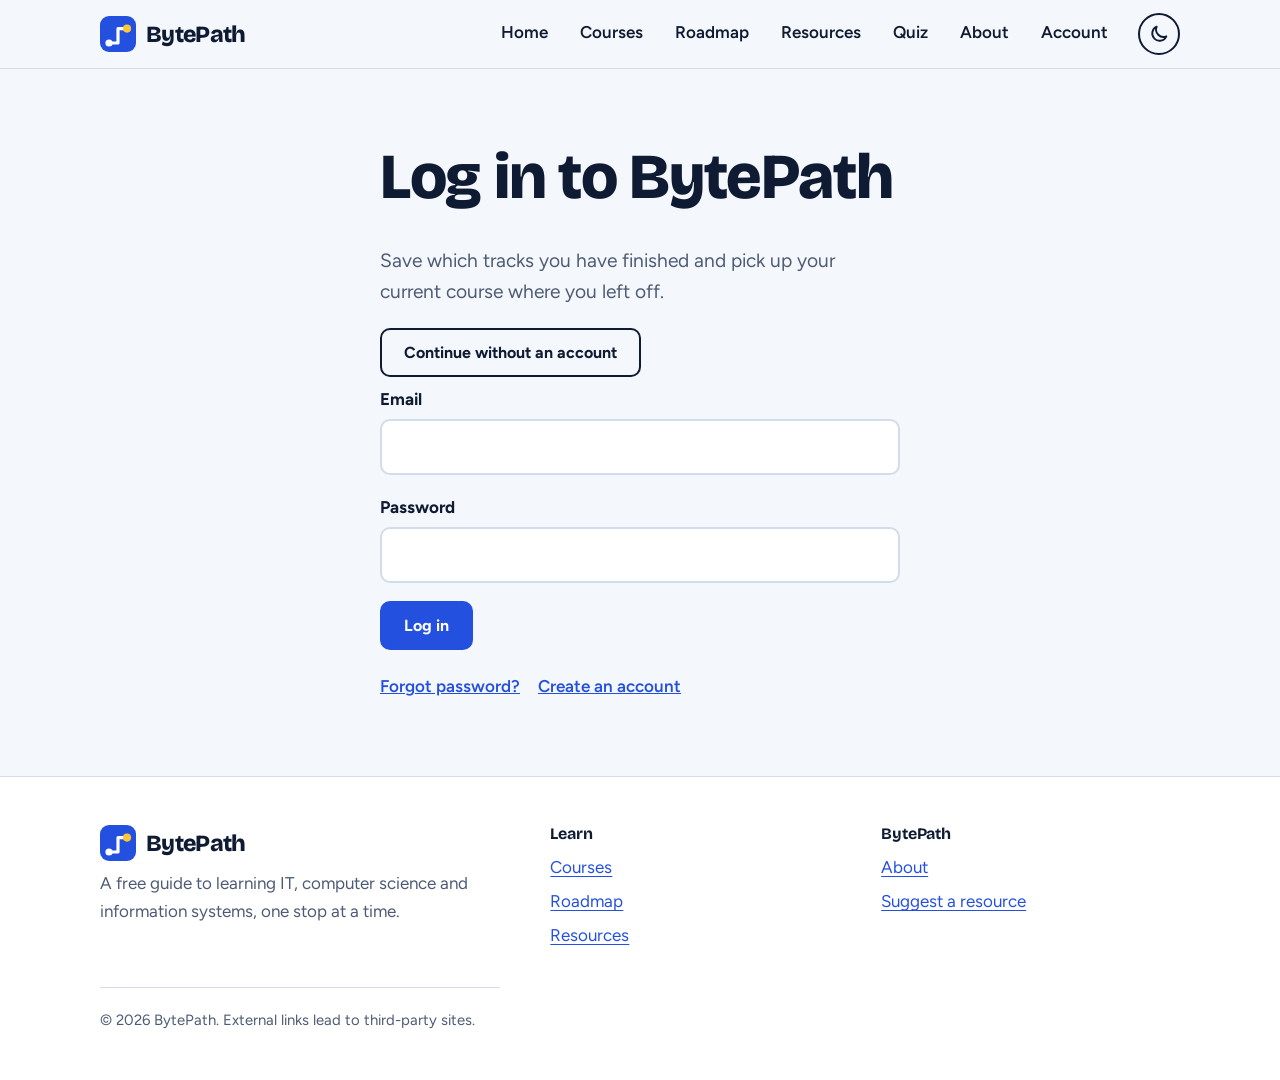
<file: login.html>
<!DOCTYPE html>
<html lang="en">
<head>
  <meta charset="utf-8">
  <meta name="viewport" content="width=device-width, initial-scale=1">
  <meta name="color-scheme" content="light dark">
  <title>Log in | BytePath</title>
  <meta name="description" content="Log in to BytePath to save your progress.">
  <meta name="robots" content="noindex">
  <link rel="icon" href="assets/logo-mark.svg" type="image/svg+xml">
  <link rel="preconnect" href="https://fonts.googleapis.com">
  <link rel="preconnect" href="https://fonts.gstatic.com" crossorigin>
  <link href="https://fonts.googleapis.com/css2?family=Bricolage+Grotesque:opsz,wght@12..96,700;12..96,800&family=Figtree:wght@400;600;700&display=swap" rel="stylesheet">
  <link rel="stylesheet" href="css/style.css">
  <script src="js/theme.js"></script>
  <script src="js/gate.js" defer></script>
</head>
<body data-page="login">
  <a class="skip" href="#main">Skip to content</a>

  <header class="site-header">
    <div class="wrap bar">
      <a class="brand" href="index.html"><img src="assets/logo-mark.svg" alt="" width="36" height="36"><span>BytePath</span></a>
      <input type="checkbox" id="nav-toggle" class="nav-toggle" aria-label="Open the menu">
      <label for="nav-toggle" class="menu-btn">Menu</label>
      <nav class="main-nav" aria-label="Main">
        <a href="index.html">Home</a>
        <a href="courses.html">Courses</a>
        <a href="roadmap.html">Roadmap</a>
        <a href="resources.html">Resources</a>
        <a href="quiz.html">Quiz</a>
        <a href="about.html">About</a>
        <a href="account.html">Account</a>
      </nav>
      <button class="theme-toggle" type="button" aria-pressed="false" aria-label="Dark mode" title="Switch between light and dark">
        <svg class="i-moon" viewBox="0 0 24 24" aria-hidden="true"><path d="M20 14.5A8 8 0 0 1 9.5 4 8 8 0 1 0 20 14.5Z"/></svg>
        <svg class="i-sun" viewBox="0 0 24 24" aria-hidden="true"><circle cx="12" cy="12" r="4"/><path d="M12 2v2M12 20v2M2 12h2M20 12h2M4.9 4.9l1.4 1.4M17.7 17.7l1.4 1.4M4.9 19.1l1.4-1.4M17.7 6.3l1.4-1.4"/></svg>
      </button>
    </div>
  </header>

  <main id="main">
    <section class="section">
      <div class="wrap auth">
        <h1>Log in to BytePath</h1>
        <p class="lead">Save which tracks you have finished and pick up your current course where you left off.</p>
        <p class="guest"><button class="btn btn-ghost" id="guest" type="button">Continue without an account</button></p>
        <noscript><p class="form-status error">Login needs JavaScript. The rest of BytePath works without it.</p></noscript>
        <p id="msg" class="form-status" role="status" aria-live="polite"></p>

        <form class="form" id="login-form" novalidate>
          <div><label for="login-email">Email</label><input id="login-email" type="email" autocomplete="username" required maxlength="254"></div>
          <div><label for="login-pw">Password</label><input id="login-pw" type="password" autocomplete="current-password" required maxlength="72"></div>
          <button class="btn" type="submit">Log in</button>
          <p class="alt"><button type="button" class="btn-link" data-show="forgot">Forgot password?</button> <button type="button" class="btn-link" data-show="signup">Create an account</button></p>
        </form>

        <form class="form" id="mfa-form" hidden>
          <div><label for="mfa-code">6-digit code from your authenticator app</label><input id="mfa-code" type="text" inputmode="numeric" pattern="[0-9]{6}" maxlength="6" autocomplete="one-time-code" required></div>
          <button class="btn" type="submit">Verify</button>
        </form>

        <form class="form" id="signup-form" hidden>
          <div><label for="signup-email">Email</label><input id="signup-email" type="email" autocomplete="username" required maxlength="254"></div>
          <div><label for="signup-pw">Password</label><input id="signup-pw" type="password" autocomplete="new-password" required minlength="12" maxlength="72"></div>
          <div><label for="signup-pw2">Repeat password</label><input id="signup-pw2" type="password" autocomplete="new-password" required minlength="12" maxlength="72"></div>
          <p class="hint">At least 12 characters with lowercase, uppercase, a number and a symbol. A passphrase from a password manager is best.</p>
          <button class="btn" type="submit">Create account</button>
          <p class="alt"><button type="button" class="btn-link" data-show="login">I already have an account</button></p>
        </form>

        <form class="form" id="forgot-form" hidden>
          <div><label for="forgot-email">Email</label><input id="forgot-email" type="email" autocomplete="username" required maxlength="254"></div>
          <button class="btn" type="submit">Send reset link</button>
          <p class="alt"><button type="button" class="btn-link" data-show="login">Back to log in</button></p>
        </form>
      </div>
    </section>
  </main>

  <footer class="site-footer">
    <div class="wrap">
      <div class="foot-grid">
        <div>
          <a class="brand" href="index.html"><img src="assets/logo-mark.svg" alt="" width="36" height="36"><span>BytePath</span></a>
          <p>A free guide to learning IT, computer science and information systems, one stop at a time.</p>
        </div>
        <div>
          <h3>Learn</h3>
          <ul>
            <li><a href="courses.html">Courses</a></li>
            <li><a href="roadmap.html">Roadmap</a></li>
            <li><a href="resources.html">Resources</a></li>
          </ul>
        </div>
        <div>
          <h3>BytePath</h3>
          <ul>
            <li><a href="about.html">About</a></li>
            <li><a href="about.html#contact">Suggest a resource</a></li>
          </ul>
        </div>
      </div>
      <p class="copy">&copy; 2026 BytePath. External links lead to third-party sites.</p>
    </div>
  </footer>
  <script src="js/config.js"></script>
  <script src="js/vendor/supabase.js"></script>
  <script src="js/auth.js"></script>
</body>
</html>
</file>
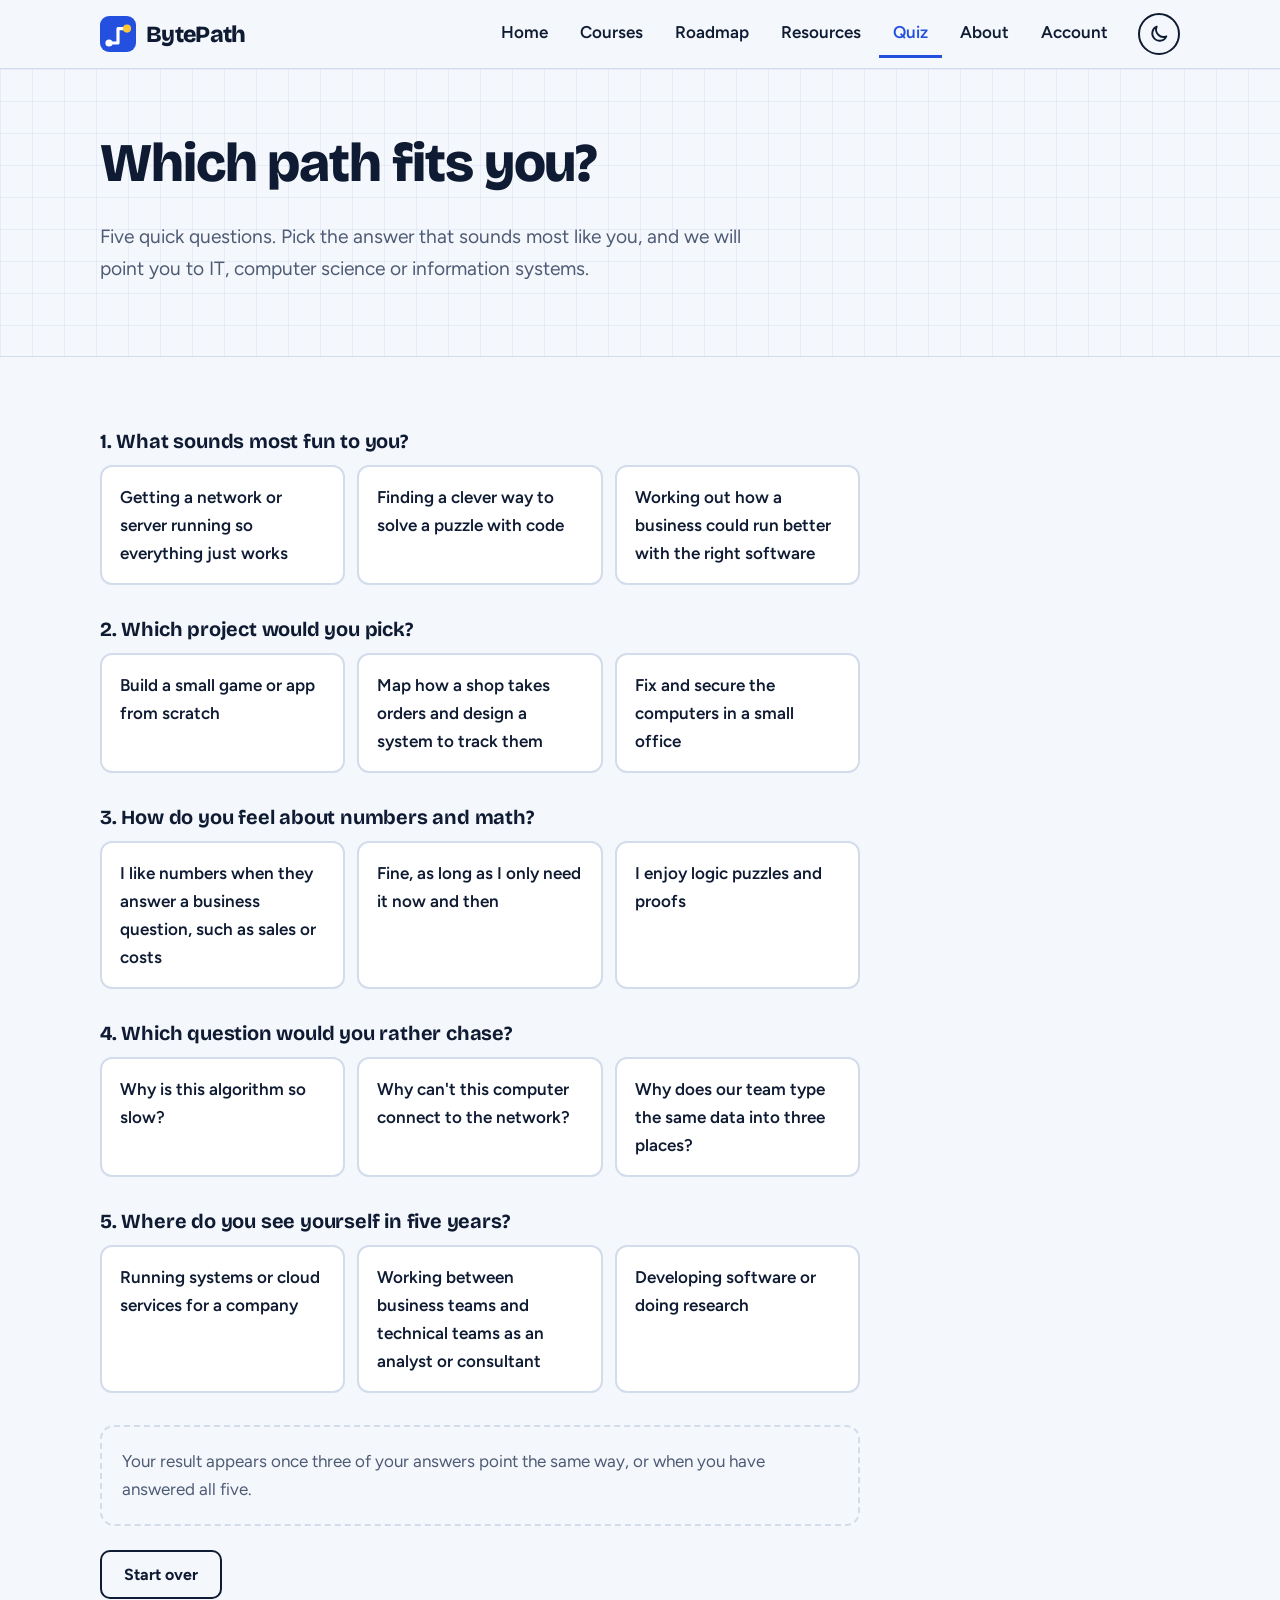
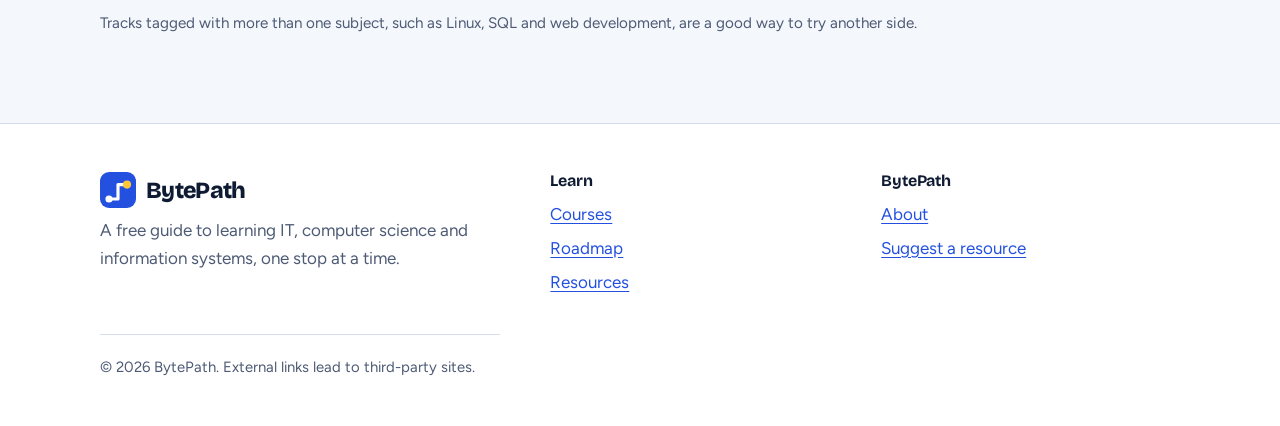
<file: quiz.html>
<!DOCTYPE html>
<html lang="en">
<head>
  <meta charset="utf-8">
  <meta name="viewport" content="width=device-width, initial-scale=1">
  <meta name="color-scheme" content="light dark">
  <title>Which path fits you? | BytePath</title>
  <meta name="description" content="A five-question quiz that points you to the IT, computer science or information systems path.">
  <link rel="icon" href="assets/logo-mark.svg" type="image/svg+xml">
  <link rel="preconnect" href="https://fonts.googleapis.com">
  <link rel="preconnect" href="https://fonts.gstatic.com" crossorigin>
  <link href="https://fonts.googleapis.com/css2?family=Bricolage+Grotesque:opsz,wght@12..96,700;12..96,800&family=Figtree:wght@400;600;700&display=swap" rel="stylesheet">
  <link rel="stylesheet" href="css/style.css">
  <script src="js/theme.js"></script>
  <style>
    /* ---------- Quiz (HTML + CSS only) ---------- */
    .quiz { max-width: 760px; }
    .quiz fieldset { border: 0; padding: 0; margin: 0 0 32px; }
    .quiz legend { font: 700 1.25rem var(--head); letter-spacing: -0.01em; padding: 0; margin-bottom: 12px; }
    .quiz .opts { position: relative; display: grid; grid-template-columns: repeat(auto-fit, minmax(200px, 1fr)); gap: 12px; }
    .quiz input[type="radio"] { position: absolute; opacity: 0; pointer-events: none; }
    .quiz .opts label {
      display: block; cursor: pointer; font-weight: 600; padding: 16px 18px;
      background: var(--card); border: 2px solid var(--line); border-radius: 12px;
    }
    .quiz .opts label:hover { border-color: var(--blue); }
    .quiz input:checked + label { border-color: var(--blue); background: var(--blue-tint); }
    .quiz input:focus-visible + label { outline: 3px solid var(--link); outline-offset: 3px; }

    .quiz .pending { color: var(--muted); padding: 20px; border: 2px dashed var(--line); border-radius: var(--radius); }
    .quiz .result {
      display: none; padding: 28px; background: var(--card);
      border: 1px solid var(--line); border-top: 8px solid var(--blue); border-radius: var(--radius);
    }
    .quiz .res-cs { border-top-color: var(--violet); }
    .quiz .res-is { border-top-color: var(--teal); }
    .quiz .res-mix { border-top-color: var(--mint); }
    .quiz .result h2 { font-size: 1.8rem; }
    .quiz .result p { color: var(--muted); }
    .quiz .res-cs .btn { background: var(--violet); border-color: var(--violet); }
    .quiz .res-cs .btn:hover { background: var(--violet-deep); border-color: var(--violet-deep); }
    .quiz .res-cs .btn-ghost { background: transparent; color: var(--ink); border-color: var(--ink); }
    .quiz .res-cs .btn-ghost:hover { background: var(--ink); border-color: var(--ink); color: var(--on-ink); }
    .quiz .res-is .btn { background: var(--teal); border-color: var(--teal); }
    .quiz .res-is .btn:hover { background: var(--teal-deep); border-color: var(--teal-deep); }
    .quiz .res-is .btn-ghost { background: transparent; color: var(--ink); border-color: var(--ink); }
    .quiz .res-is .btn-ghost:hover { background: var(--ink); border-color: var(--ink); color: var(--on-ink); }
    .quiz .again { margin-top: 24px; }
    .quiz .again button { cursor: pointer; }


    /* ---------- Result logic ----------
       Each question gives one point to IT, computer science or information systems.
       A result shows once any 3 answers point the same way (a majority).
       If all 5 are answered and no subject has 3, the split is 2-2-1 and a "between two" result shows.
       Uses :has(), supported in all current major browsers. */
.quiz:has(#q1-it:checked):has(#q2-it:checked):has(#q3-it:checked) .res-it,
.quiz:has(#q1-it:checked):has(#q2-it:checked):has(#q4-it:checked) .res-it,
.quiz:has(#q1-it:checked):has(#q2-it:checked):has(#q5-it:checked) .res-it,
.quiz:has(#q1-it:checked):has(#q3-it:checked):has(#q4-it:checked) .res-it,
.quiz:has(#q1-it:checked):has(#q3-it:checked):has(#q5-it:checked) .res-it,
.quiz:has(#q1-it:checked):has(#q4-it:checked):has(#q5-it:checked) .res-it,
.quiz:has(#q2-it:checked):has(#q3-it:checked):has(#q4-it:checked) .res-it,
.quiz:has(#q2-it:checked):has(#q3-it:checked):has(#q5-it:checked) .res-it,
.quiz:has(#q2-it:checked):has(#q4-it:checked):has(#q5-it:checked) .res-it,
.quiz:has(#q3-it:checked):has(#q4-it:checked):has(#q5-it:checked) .res-it {
  display: block;
}
.quiz:has(#q1-cs:checked):has(#q2-cs:checked):has(#q3-cs:checked) .res-cs,
.quiz:has(#q1-cs:checked):has(#q2-cs:checked):has(#q4-cs:checked) .res-cs,
.quiz:has(#q1-cs:checked):has(#q2-cs:checked):has(#q5-cs:checked) .res-cs,
.quiz:has(#q1-cs:checked):has(#q3-cs:checked):has(#q4-cs:checked) .res-cs,
.quiz:has(#q1-cs:checked):has(#q3-cs:checked):has(#q5-cs:checked) .res-cs,
.quiz:has(#q1-cs:checked):has(#q4-cs:checked):has(#q5-cs:checked) .res-cs,
.quiz:has(#q2-cs:checked):has(#q3-cs:checked):has(#q4-cs:checked) .res-cs,
.quiz:has(#q2-cs:checked):has(#q3-cs:checked):has(#q5-cs:checked) .res-cs,
.quiz:has(#q2-cs:checked):has(#q4-cs:checked):has(#q5-cs:checked) .res-cs,
.quiz:has(#q3-cs:checked):has(#q4-cs:checked):has(#q5-cs:checked) .res-cs {
  display: block;
}
.quiz:has(#q1-is:checked):has(#q2-is:checked):has(#q3-is:checked) .res-is,
.quiz:has(#q1-is:checked):has(#q2-is:checked):has(#q4-is:checked) .res-is,
.quiz:has(#q1-is:checked):has(#q2-is:checked):has(#q5-is:checked) .res-is,
.quiz:has(#q1-is:checked):has(#q3-is:checked):has(#q4-is:checked) .res-is,
.quiz:has(#q1-is:checked):has(#q3-is:checked):has(#q5-is:checked) .res-is,
.quiz:has(#q1-is:checked):has(#q4-is:checked):has(#q5-is:checked) .res-is,
.quiz:has(#q2-is:checked):has(#q3-is:checked):has(#q4-is:checked) .res-is,
.quiz:has(#q2-is:checked):has(#q3-is:checked):has(#q5-is:checked) .res-is,
.quiz:has(#q2-is:checked):has(#q4-is:checked):has(#q5-is:checked) .res-is,
.quiz:has(#q3-is:checked):has(#q4-is:checked):has(#q5-is:checked) .res-is {
  display: block;
}
.quiz:has(#q1-is:checked):has(#q2-it:checked):has(#q3-it:checked):has(#q4-cs:checked):has(#q5-cs:checked) .res-it-cs,
.quiz:has(#q1-is:checked):has(#q2-it:checked):has(#q4-it:checked):has(#q3-cs:checked):has(#q5-cs:checked) .res-it-cs,
.quiz:has(#q1-is:checked):has(#q2-it:checked):has(#q5-it:checked):has(#q3-cs:checked):has(#q4-cs:checked) .res-it-cs,
.quiz:has(#q1-is:checked):has(#q3-it:checked):has(#q4-it:checked):has(#q2-cs:checked):has(#q5-cs:checked) .res-it-cs,
.quiz:has(#q1-is:checked):has(#q3-it:checked):has(#q5-it:checked):has(#q2-cs:checked):has(#q4-cs:checked) .res-it-cs,
.quiz:has(#q1-is:checked):has(#q4-it:checked):has(#q5-it:checked):has(#q2-cs:checked):has(#q3-cs:checked) .res-it-cs,
.quiz:has(#q2-is:checked):has(#q1-it:checked):has(#q3-it:checked):has(#q4-cs:checked):has(#q5-cs:checked) .res-it-cs,
.quiz:has(#q2-is:checked):has(#q1-it:checked):has(#q4-it:checked):has(#q3-cs:checked):has(#q5-cs:checked) .res-it-cs,
.quiz:has(#q2-is:checked):has(#q1-it:checked):has(#q5-it:checked):has(#q3-cs:checked):has(#q4-cs:checked) .res-it-cs,
.quiz:has(#q2-is:checked):has(#q3-it:checked):has(#q4-it:checked):has(#q1-cs:checked):has(#q5-cs:checked) .res-it-cs,
.quiz:has(#q2-is:checked):has(#q3-it:checked):has(#q5-it:checked):has(#q1-cs:checked):has(#q4-cs:checked) .res-it-cs,
.quiz:has(#q2-is:checked):has(#q4-it:checked):has(#q5-it:checked):has(#q1-cs:checked):has(#q3-cs:checked) .res-it-cs,
.quiz:has(#q3-is:checked):has(#q1-it:checked):has(#q2-it:checked):has(#q4-cs:checked):has(#q5-cs:checked) .res-it-cs,
.quiz:has(#q3-is:checked):has(#q1-it:checked):has(#q4-it:checked):has(#q2-cs:checked):has(#q5-cs:checked) .res-it-cs,
.quiz:has(#q3-is:checked):has(#q1-it:checked):has(#q5-it:checked):has(#q2-cs:checked):has(#q4-cs:checked) .res-it-cs,
.quiz:has(#q3-is:checked):has(#q2-it:checked):has(#q4-it:checked):has(#q1-cs:checked):has(#q5-cs:checked) .res-it-cs,
.quiz:has(#q3-is:checked):has(#q2-it:checked):has(#q5-it:checked):has(#q1-cs:checked):has(#q4-cs:checked) .res-it-cs,
.quiz:has(#q3-is:checked):has(#q4-it:checked):has(#q5-it:checked):has(#q1-cs:checked):has(#q2-cs:checked) .res-it-cs,
.quiz:has(#q4-is:checked):has(#q1-it:checked):has(#q2-it:checked):has(#q3-cs:checked):has(#q5-cs:checked) .res-it-cs,
.quiz:has(#q4-is:checked):has(#q1-it:checked):has(#q3-it:checked):has(#q2-cs:checked):has(#q5-cs:checked) .res-it-cs,
.quiz:has(#q4-is:checked):has(#q1-it:checked):has(#q5-it:checked):has(#q2-cs:checked):has(#q3-cs:checked) .res-it-cs,
.quiz:has(#q4-is:checked):has(#q2-it:checked):has(#q3-it:checked):has(#q1-cs:checked):has(#q5-cs:checked) .res-it-cs,
.quiz:has(#q4-is:checked):has(#q2-it:checked):has(#q5-it:checked):has(#q1-cs:checked):has(#q3-cs:checked) .res-it-cs,
.quiz:has(#q4-is:checked):has(#q3-it:checked):has(#q5-it:checked):has(#q1-cs:checked):has(#q2-cs:checked) .res-it-cs,
.quiz:has(#q5-is:checked):has(#q1-it:checked):has(#q2-it:checked):has(#q3-cs:checked):has(#q4-cs:checked) .res-it-cs,
.quiz:has(#q5-is:checked):has(#q1-it:checked):has(#q3-it:checked):has(#q2-cs:checked):has(#q4-cs:checked) .res-it-cs,
.quiz:has(#q5-is:checked):has(#q1-it:checked):has(#q4-it:checked):has(#q2-cs:checked):has(#q3-cs:checked) .res-it-cs,
.quiz:has(#q5-is:checked):has(#q2-it:checked):has(#q3-it:checked):has(#q1-cs:checked):has(#q4-cs:checked) .res-it-cs,
.quiz:has(#q5-is:checked):has(#q2-it:checked):has(#q4-it:checked):has(#q1-cs:checked):has(#q3-cs:checked) .res-it-cs,
.quiz:has(#q5-is:checked):has(#q3-it:checked):has(#q4-it:checked):has(#q1-cs:checked):has(#q2-cs:checked) .res-it-cs {
  display: block;
}
.quiz:has(#q1-cs:checked):has(#q2-it:checked):has(#q3-it:checked):has(#q4-is:checked):has(#q5-is:checked) .res-it-is,
.quiz:has(#q1-cs:checked):has(#q2-it:checked):has(#q4-it:checked):has(#q3-is:checked):has(#q5-is:checked) .res-it-is,
.quiz:has(#q1-cs:checked):has(#q2-it:checked):has(#q5-it:checked):has(#q3-is:checked):has(#q4-is:checked) .res-it-is,
.quiz:has(#q1-cs:checked):has(#q3-it:checked):has(#q4-it:checked):has(#q2-is:checked):has(#q5-is:checked) .res-it-is,
.quiz:has(#q1-cs:checked):has(#q3-it:checked):has(#q5-it:checked):has(#q2-is:checked):has(#q4-is:checked) .res-it-is,
.quiz:has(#q1-cs:checked):has(#q4-it:checked):has(#q5-it:checked):has(#q2-is:checked):has(#q3-is:checked) .res-it-is,
.quiz:has(#q2-cs:checked):has(#q1-it:checked):has(#q3-it:checked):has(#q4-is:checked):has(#q5-is:checked) .res-it-is,
.quiz:has(#q2-cs:checked):has(#q1-it:checked):has(#q4-it:checked):has(#q3-is:checked):has(#q5-is:checked) .res-it-is,
.quiz:has(#q2-cs:checked):has(#q1-it:checked):has(#q5-it:checked):has(#q3-is:checked):has(#q4-is:checked) .res-it-is,
.quiz:has(#q2-cs:checked):has(#q3-it:checked):has(#q4-it:checked):has(#q1-is:checked):has(#q5-is:checked) .res-it-is,
.quiz:has(#q2-cs:checked):has(#q3-it:checked):has(#q5-it:checked):has(#q1-is:checked):has(#q4-is:checked) .res-it-is,
.quiz:has(#q2-cs:checked):has(#q4-it:checked):has(#q5-it:checked):has(#q1-is:checked):has(#q3-is:checked) .res-it-is,
.quiz:has(#q3-cs:checked):has(#q1-it:checked):has(#q2-it:checked):has(#q4-is:checked):has(#q5-is:checked) .res-it-is,
.quiz:has(#q3-cs:checked):has(#q1-it:checked):has(#q4-it:checked):has(#q2-is:checked):has(#q5-is:checked) .res-it-is,
.quiz:has(#q3-cs:checked):has(#q1-it:checked):has(#q5-it:checked):has(#q2-is:checked):has(#q4-is:checked) .res-it-is,
.quiz:has(#q3-cs:checked):has(#q2-it:checked):has(#q4-it:checked):has(#q1-is:checked):has(#q5-is:checked) .res-it-is,
.quiz:has(#q3-cs:checked):has(#q2-it:checked):has(#q5-it:checked):has(#q1-is:checked):has(#q4-is:checked) .res-it-is,
.quiz:has(#q3-cs:checked):has(#q4-it:checked):has(#q5-it:checked):has(#q1-is:checked):has(#q2-is:checked) .res-it-is,
.quiz:has(#q4-cs:checked):has(#q1-it:checked):has(#q2-it:checked):has(#q3-is:checked):has(#q5-is:checked) .res-it-is,
.quiz:has(#q4-cs:checked):has(#q1-it:checked):has(#q3-it:checked):has(#q2-is:checked):has(#q5-is:checked) .res-it-is,
.quiz:has(#q4-cs:checked):has(#q1-it:checked):has(#q5-it:checked):has(#q2-is:checked):has(#q3-is:checked) .res-it-is,
.quiz:has(#q4-cs:checked):has(#q2-it:checked):has(#q3-it:checked):has(#q1-is:checked):has(#q5-is:checked) .res-it-is,
.quiz:has(#q4-cs:checked):has(#q2-it:checked):has(#q5-it:checked):has(#q1-is:checked):has(#q3-is:checked) .res-it-is,
.quiz:has(#q4-cs:checked):has(#q3-it:checked):has(#q5-it:checked):has(#q1-is:checked):has(#q2-is:checked) .res-it-is,
.quiz:has(#q5-cs:checked):has(#q1-it:checked):has(#q2-it:checked):has(#q3-is:checked):has(#q4-is:checked) .res-it-is,
.quiz:has(#q5-cs:checked):has(#q1-it:checked):has(#q3-it:checked):has(#q2-is:checked):has(#q4-is:checked) .res-it-is,
.quiz:has(#q5-cs:checked):has(#q1-it:checked):has(#q4-it:checked):has(#q2-is:checked):has(#q3-is:checked) .res-it-is,
.quiz:has(#q5-cs:checked):has(#q2-it:checked):has(#q3-it:checked):has(#q1-is:checked):has(#q4-is:checked) .res-it-is,
.quiz:has(#q5-cs:checked):has(#q2-it:checked):has(#q4-it:checked):has(#q1-is:checked):has(#q3-is:checked) .res-it-is,
.quiz:has(#q5-cs:checked):has(#q3-it:checked):has(#q4-it:checked):has(#q1-is:checked):has(#q2-is:checked) .res-it-is {
  display: block;
}
.quiz:has(#q1-it:checked):has(#q2-cs:checked):has(#q3-cs:checked):has(#q4-is:checked):has(#q5-is:checked) .res-cs-is,
.quiz:has(#q1-it:checked):has(#q2-cs:checked):has(#q4-cs:checked):has(#q3-is:checked):has(#q5-is:checked) .res-cs-is,
.quiz:has(#q1-it:checked):has(#q2-cs:checked):has(#q5-cs:checked):has(#q3-is:checked):has(#q4-is:checked) .res-cs-is,
.quiz:has(#q1-it:checked):has(#q3-cs:checked):has(#q4-cs:checked):has(#q2-is:checked):has(#q5-is:checked) .res-cs-is,
.quiz:has(#q1-it:checked):has(#q3-cs:checked):has(#q5-cs:checked):has(#q2-is:checked):has(#q4-is:checked) .res-cs-is,
.quiz:has(#q1-it:checked):has(#q4-cs:checked):has(#q5-cs:checked):has(#q2-is:checked):has(#q3-is:checked) .res-cs-is,
.quiz:has(#q2-it:checked):has(#q1-cs:checked):has(#q3-cs:checked):has(#q4-is:checked):has(#q5-is:checked) .res-cs-is,
.quiz:has(#q2-it:checked):has(#q1-cs:checked):has(#q4-cs:checked):has(#q3-is:checked):has(#q5-is:checked) .res-cs-is,
.quiz:has(#q2-it:checked):has(#q1-cs:checked):has(#q5-cs:checked):has(#q3-is:checked):has(#q4-is:checked) .res-cs-is,
.quiz:has(#q2-it:checked):has(#q3-cs:checked):has(#q4-cs:checked):has(#q1-is:checked):has(#q5-is:checked) .res-cs-is,
.quiz:has(#q2-it:checked):has(#q3-cs:checked):has(#q5-cs:checked):has(#q1-is:checked):has(#q4-is:checked) .res-cs-is,
.quiz:has(#q2-it:checked):has(#q4-cs:checked):has(#q5-cs:checked):has(#q1-is:checked):has(#q3-is:checked) .res-cs-is,
.quiz:has(#q3-it:checked):has(#q1-cs:checked):has(#q2-cs:checked):has(#q4-is:checked):has(#q5-is:checked) .res-cs-is,
.quiz:has(#q3-it:checked):has(#q1-cs:checked):has(#q4-cs:checked):has(#q2-is:checked):has(#q5-is:checked) .res-cs-is,
.quiz:has(#q3-it:checked):has(#q1-cs:checked):has(#q5-cs:checked):has(#q2-is:checked):has(#q4-is:checked) .res-cs-is,
.quiz:has(#q3-it:checked):has(#q2-cs:checked):has(#q4-cs:checked):has(#q1-is:checked):has(#q5-is:checked) .res-cs-is,
.quiz:has(#q3-it:checked):has(#q2-cs:checked):has(#q5-cs:checked):has(#q1-is:checked):has(#q4-is:checked) .res-cs-is,
.quiz:has(#q3-it:checked):has(#q4-cs:checked):has(#q5-cs:checked):has(#q1-is:checked):has(#q2-is:checked) .res-cs-is,
.quiz:has(#q4-it:checked):has(#q1-cs:checked):has(#q2-cs:checked):has(#q3-is:checked):has(#q5-is:checked) .res-cs-is,
.quiz:has(#q4-it:checked):has(#q1-cs:checked):has(#q3-cs:checked):has(#q2-is:checked):has(#q5-is:checked) .res-cs-is,
.quiz:has(#q4-it:checked):has(#q1-cs:checked):has(#q5-cs:checked):has(#q2-is:checked):has(#q3-is:checked) .res-cs-is,
.quiz:has(#q4-it:checked):has(#q2-cs:checked):has(#q3-cs:checked):has(#q1-is:checked):has(#q5-is:checked) .res-cs-is,
.quiz:has(#q4-it:checked):has(#q2-cs:checked):has(#q5-cs:checked):has(#q1-is:checked):has(#q3-is:checked) .res-cs-is,
.quiz:has(#q4-it:checked):has(#q3-cs:checked):has(#q5-cs:checked):has(#q1-is:checked):has(#q2-is:checked) .res-cs-is,
.quiz:has(#q5-it:checked):has(#q1-cs:checked):has(#q2-cs:checked):has(#q3-is:checked):has(#q4-is:checked) .res-cs-is,
.quiz:has(#q5-it:checked):has(#q1-cs:checked):has(#q3-cs:checked):has(#q2-is:checked):has(#q4-is:checked) .res-cs-is,
.quiz:has(#q5-it:checked):has(#q1-cs:checked):has(#q4-cs:checked):has(#q2-is:checked):has(#q3-is:checked) .res-cs-is,
.quiz:has(#q5-it:checked):has(#q2-cs:checked):has(#q3-cs:checked):has(#q1-is:checked):has(#q4-is:checked) .res-cs-is,
.quiz:has(#q5-it:checked):has(#q2-cs:checked):has(#q4-cs:checked):has(#q1-is:checked):has(#q3-is:checked) .res-cs-is,
.quiz:has(#q5-it:checked):has(#q3-cs:checked):has(#q4-cs:checked):has(#q1-is:checked):has(#q2-is:checked) .res-cs-is {
  display: block;
}
.quiz:has(#q1-it:checked):has(#q2-it:checked):has(#q3-it:checked) .pending,
.quiz:has(#q1-it:checked):has(#q2-it:checked):has(#q4-it:checked) .pending,
.quiz:has(#q1-it:checked):has(#q2-it:checked):has(#q5-it:checked) .pending,
.quiz:has(#q1-it:checked):has(#q3-it:checked):has(#q4-it:checked) .pending,
.quiz:has(#q1-it:checked):has(#q3-it:checked):has(#q5-it:checked) .pending,
.quiz:has(#q1-it:checked):has(#q4-it:checked):has(#q5-it:checked) .pending,
.quiz:has(#q2-it:checked):has(#q3-it:checked):has(#q4-it:checked) .pending,
.quiz:has(#q2-it:checked):has(#q3-it:checked):has(#q5-it:checked) .pending,
.quiz:has(#q2-it:checked):has(#q4-it:checked):has(#q5-it:checked) .pending,
.quiz:has(#q3-it:checked):has(#q4-it:checked):has(#q5-it:checked) .pending,
.quiz:has(#q1-cs:checked):has(#q2-cs:checked):has(#q3-cs:checked) .pending,
.quiz:has(#q1-cs:checked):has(#q2-cs:checked):has(#q4-cs:checked) .pending,
.quiz:has(#q1-cs:checked):has(#q2-cs:checked):has(#q5-cs:checked) .pending,
.quiz:has(#q1-cs:checked):has(#q3-cs:checked):has(#q4-cs:checked) .pending,
.quiz:has(#q1-cs:checked):has(#q3-cs:checked):has(#q5-cs:checked) .pending,
.quiz:has(#q1-cs:checked):has(#q4-cs:checked):has(#q5-cs:checked) .pending,
.quiz:has(#q2-cs:checked):has(#q3-cs:checked):has(#q4-cs:checked) .pending,
.quiz:has(#q2-cs:checked):has(#q3-cs:checked):has(#q5-cs:checked) .pending,
.quiz:has(#q2-cs:checked):has(#q4-cs:checked):has(#q5-cs:checked) .pending,
.quiz:has(#q3-cs:checked):has(#q4-cs:checked):has(#q5-cs:checked) .pending,
.quiz:has(#q1-is:checked):has(#q2-is:checked):has(#q3-is:checked) .pending,
.quiz:has(#q1-is:checked):has(#q2-is:checked):has(#q4-is:checked) .pending,
.quiz:has(#q1-is:checked):has(#q2-is:checked):has(#q5-is:checked) .pending,
.quiz:has(#q1-is:checked):has(#q3-is:checked):has(#q4-is:checked) .pending,
.quiz:has(#q1-is:checked):has(#q3-is:checked):has(#q5-is:checked) .pending,
.quiz:has(#q1-is:checked):has(#q4-is:checked):has(#q5-is:checked) .pending,
.quiz:has(#q2-is:checked):has(#q3-is:checked):has(#q4-is:checked) .pending,
.quiz:has(#q2-is:checked):has(#q3-is:checked):has(#q5-is:checked) .pending,
.quiz:has(#q2-is:checked):has(#q4-is:checked):has(#q5-is:checked) .pending,
.quiz:has(#q3-is:checked):has(#q4-is:checked):has(#q5-is:checked) .pending,
.quiz:has(input[name="q1"]:checked):has(input[name="q2"]:checked):has(input[name="q3"]:checked):has(input[name="q4"]:checked):has(input[name="q5"]:checked) .pending {
  display: none;
}
  </style>
</head>
<body>
  <a class="skip" href="#main">Skip to content</a>

  <header class="site-header">
    <div class="wrap bar">
      <a class="brand" href="index.html"><img src="assets/logo-mark.svg" alt="" width="36" height="36"><span>BytePath</span></a>
      <input type="checkbox" id="nav-toggle" class="nav-toggle" aria-label="Open the menu">
      <label for="nav-toggle" class="menu-btn">Menu</label>
      <nav class="main-nav" aria-label="Main">
        <a href="index.html">Home</a>
        <a href="courses.html">Courses</a>
        <a href="roadmap.html">Roadmap</a>
        <a href="resources.html">Resources</a>
        <a href="quiz.html" aria-current="page">Quiz</a>
        <a href="about.html">About</a>
        <a href="account.html">Account</a>
      </nav>
      <button class="theme-toggle" type="button" aria-pressed="false" aria-label="Dark mode" title="Switch between light and dark">
        <svg class="i-moon" viewBox="0 0 24 24" aria-hidden="true"><path d="M20 14.5A8 8 0 0 1 9.5 4 8 8 0 1 0 20 14.5Z"/></svg>
        <svg class="i-sun" viewBox="0 0 24 24" aria-hidden="true"><circle cx="12" cy="12" r="4"/><path d="M12 2v2M12 20v2M2 12h2M20 12h2M4.9 4.9l1.4 1.4M17.7 17.7l1.4 1.4M4.9 19.1l1.4-1.4M17.7 6.3l1.4-1.4"/></svg>
      </button>
    </div>
  </header>

  <main id="main">
    <section class="page-head">
      <div class="wrap">
        <h1>Which path fits you?</h1>
        <p class="lead">Five quick questions. Pick the answer that sounds most like you, and we will point you to IT, computer science or information systems.</p>
      </div>
    </section>

    <section class="section">
      <div class="wrap">
        <form class="quiz">

      <fieldset>
        <legend>1. What sounds most fun to you?</legend>
        <div class="opts">
        <input type="radio" name="q1" id="q1-it">
        <label for="q1-it">Getting a network or server running so everything just works</label>
        <input type="radio" name="q1" id="q1-cs">
        <label for="q1-cs">Finding a clever way to solve a puzzle with code</label>
        <input type="radio" name="q1" id="q1-is">
        <label for="q1-is">Working out how a business could run better with the right software</label>
        </div>
      </fieldset>

      <fieldset>
        <legend>2. Which project would you pick?</legend>
        <div class="opts">
        <input type="radio" name="q2" id="q2-cs">
        <label for="q2-cs">Build a small game or app from scratch</label>
        <input type="radio" name="q2" id="q2-is">
        <label for="q2-is">Map how a shop takes orders and design a system to track them</label>
        <input type="radio" name="q2" id="q2-it">
        <label for="q2-it">Fix and secure the computers in a small office</label>
        </div>
      </fieldset>

      <fieldset>
        <legend>3. How do you feel about numbers and math?</legend>
        <div class="opts">
        <input type="radio" name="q3" id="q3-is">
        <label for="q3-is">I like numbers when they answer a business question, such as sales or costs</label>
        <input type="radio" name="q3" id="q3-it">
        <label for="q3-it">Fine, as long as I only need it now and then</label>
        <input type="radio" name="q3" id="q3-cs">
        <label for="q3-cs">I enjoy logic puzzles and proofs</label>
        </div>
      </fieldset>

      <fieldset>
        <legend>4. Which question would you rather chase?</legend>
        <div class="opts">
        <input type="radio" name="q4" id="q4-cs">
        <label for="q4-cs">Why is this algorithm so slow?</label>
        <input type="radio" name="q4" id="q4-it">
        <label for="q4-it">Why can't this computer connect to the network?</label>
        <input type="radio" name="q4" id="q4-is">
        <label for="q4-is">Why does our team type the same data into three places?</label>
        </div>
      </fieldset>

      <fieldset>
        <legend>5. Where do you see yourself in five years?</legend>
        <div class="opts">
        <input type="radio" name="q5" id="q5-it">
        <label for="q5-it">Running systems or cloud services for a company</label>
        <input type="radio" name="q5" id="q5-is">
        <label for="q5-is">Working between business teams and technical teams as an analyst or consultant</label>
        <input type="radio" name="q5" id="q5-cs">
        <label for="q5-cs">Developing software or doing research</label>
        </div>
      </fieldset>

          <p class="pending" role="status">Your result appears once three of your answers point the same way, or when you have answered all five.</p>

          <div class="result res-it" role="status">
            <h2>You lean toward IT</h2>
            <p>You like making systems work and keeping them running. Start with networking and Linux, then pick a focus such as security or cloud.</p>
            <div class="actions">
              <a class="btn" href="roadmap.html#it-path">See the IT path</a>
              <a class="btn btn-ghost" href="courses.html">Browse all tracks</a>
            </div>
          </div>

          <div class="result res-cs" role="status">
            <h2>You lean toward computer science</h2>
            <p>You like solving problems with code and understanding why things work. Start with programming fundamentals and discrete math, then move on to algorithms.</p>
            <div class="actions">
              <a class="btn" href="roadmap.html#cs-path">See the computer science path</a>
              <a class="btn btn-ghost" href="courses.html">Browse all tracks</a>
            </div>
          </div>

          <div class="result res-is" role="status">
            <h2>You lean toward information systems</h2>
            <p>You like connecting what a business needs with what technology can do. Start with business analysis, then learn databases and systems design before choosing ERP, analytics or project management.</p>
            <div class="actions">
              <a class="btn" href="roadmap.html#is-path">See the information systems path</a>
              <a class="btn btn-ghost" href="courses.html">Browse all tracks</a>
            </div>
          </div>

          <div class="result res-mix res-it-cs" role="status">
            <h2>You sit between IT and computer science</h2>
            <p>Your answers split evenly, which is common. Tracks tagged with both, such as Linux, SQL and web development, let you try each side before you commit.</p>
            <div class="actions">
              <a class="btn" href="roadmap.html#it-path">See the IT path</a>
              <a class="btn btn-ghost" href="roadmap.html#cs-path">See the computer science path</a>
            </div>
          </div>

          <div class="result res-mix res-it-is" role="status">
            <h2>You sit between IT and information systems</h2>
            <p>Your answers split evenly, which is common. SQL, cybersecurity and IT project management belong to both, so they are a good place to start and see which side you enjoy.</p>
            <div class="actions">
              <a class="btn" href="roadmap.html#it-path">See the IT path</a>
              <a class="btn btn-ghost" href="roadmap.html#is-path">See the information systems path</a>
            </div>
          </div>

          <div class="result res-mix res-cs-is" role="status">
            <h2>You sit between computer science and information systems</h2>
            <p>Your answers split evenly, which is common. Databases and SQL, data modeling and data analytics belong to both, so they are a good place to start.</p>
            <div class="actions">
              <a class="btn" href="roadmap.html#cs-path">See the computer science path</a>
              <a class="btn btn-ghost" href="roadmap.html#is-path">See the information systems path</a>
            </div>
          </div>

          <div class="again">
            <button class="btn btn-ghost" type="reset">Start over</button>
          </div>
        </form>
        <p class="note">Tracks tagged with more than one subject, such as Linux, SQL and web development, are a good way to try another side.</p>
      </div>
    </section>
  </main>

  <footer class="site-footer">
    <div class="wrap">
      <div class="foot-grid">
        <div>
          <a class="brand" href="index.html"><img src="assets/logo-mark.svg" alt="" width="36" height="36"><span>BytePath</span></a>
          <p>A free guide to learning IT, computer science and information systems, one stop at a time.</p>
        </div>
        <div>
          <h3>Learn</h3>
          <ul>
            <li><a href="courses.html">Courses</a></li>
            <li><a href="roadmap.html">Roadmap</a></li>
            <li><a href="resources.html">Resources</a></li>
          </ul>
        </div>
        <div>
          <h3>BytePath</h3>
          <ul>
            <li><a href="about.html">About</a></li>
            <li><a href="about.html#contact">Suggest a resource</a></li>
          </ul>
        </div>
      </div>
      <p class="copy">&copy; 2026 BytePath. External links lead to third-party sites.</p>
    </div>
  </footer>
</body>
</html>
</file>
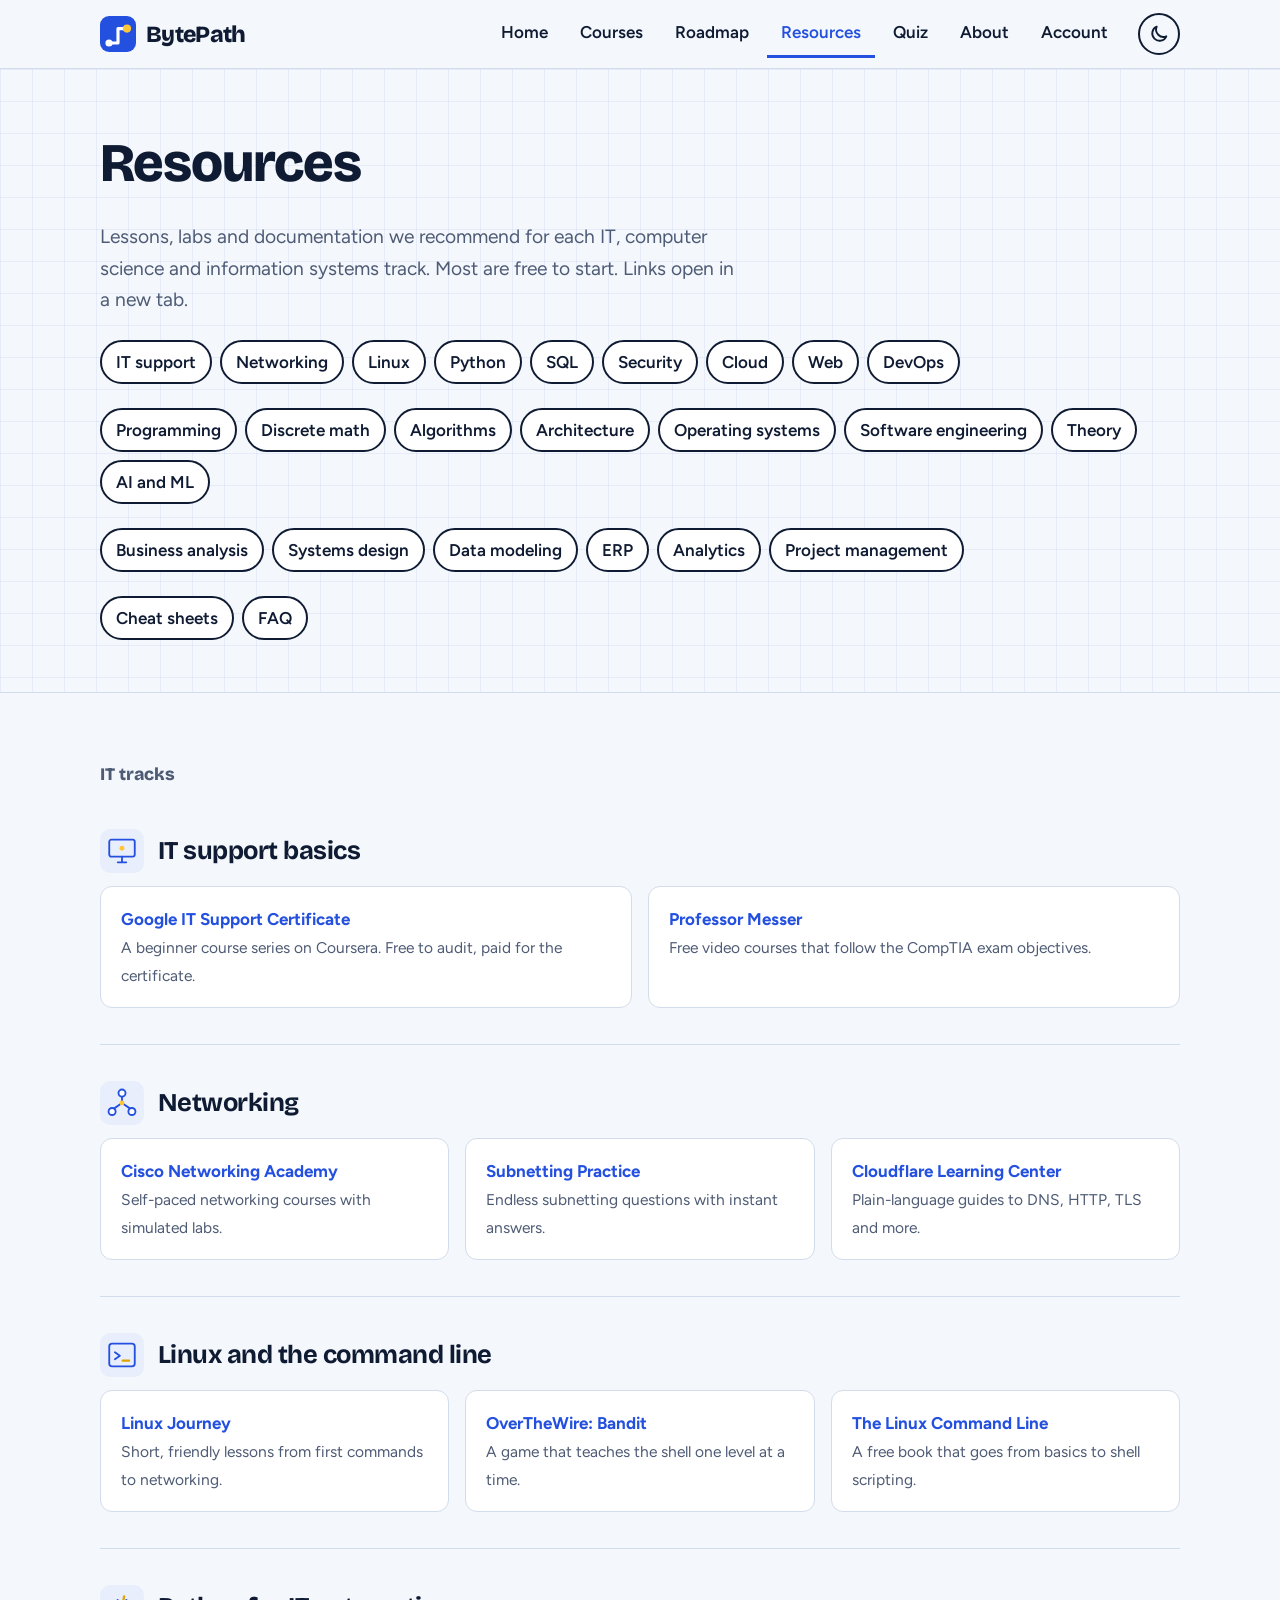
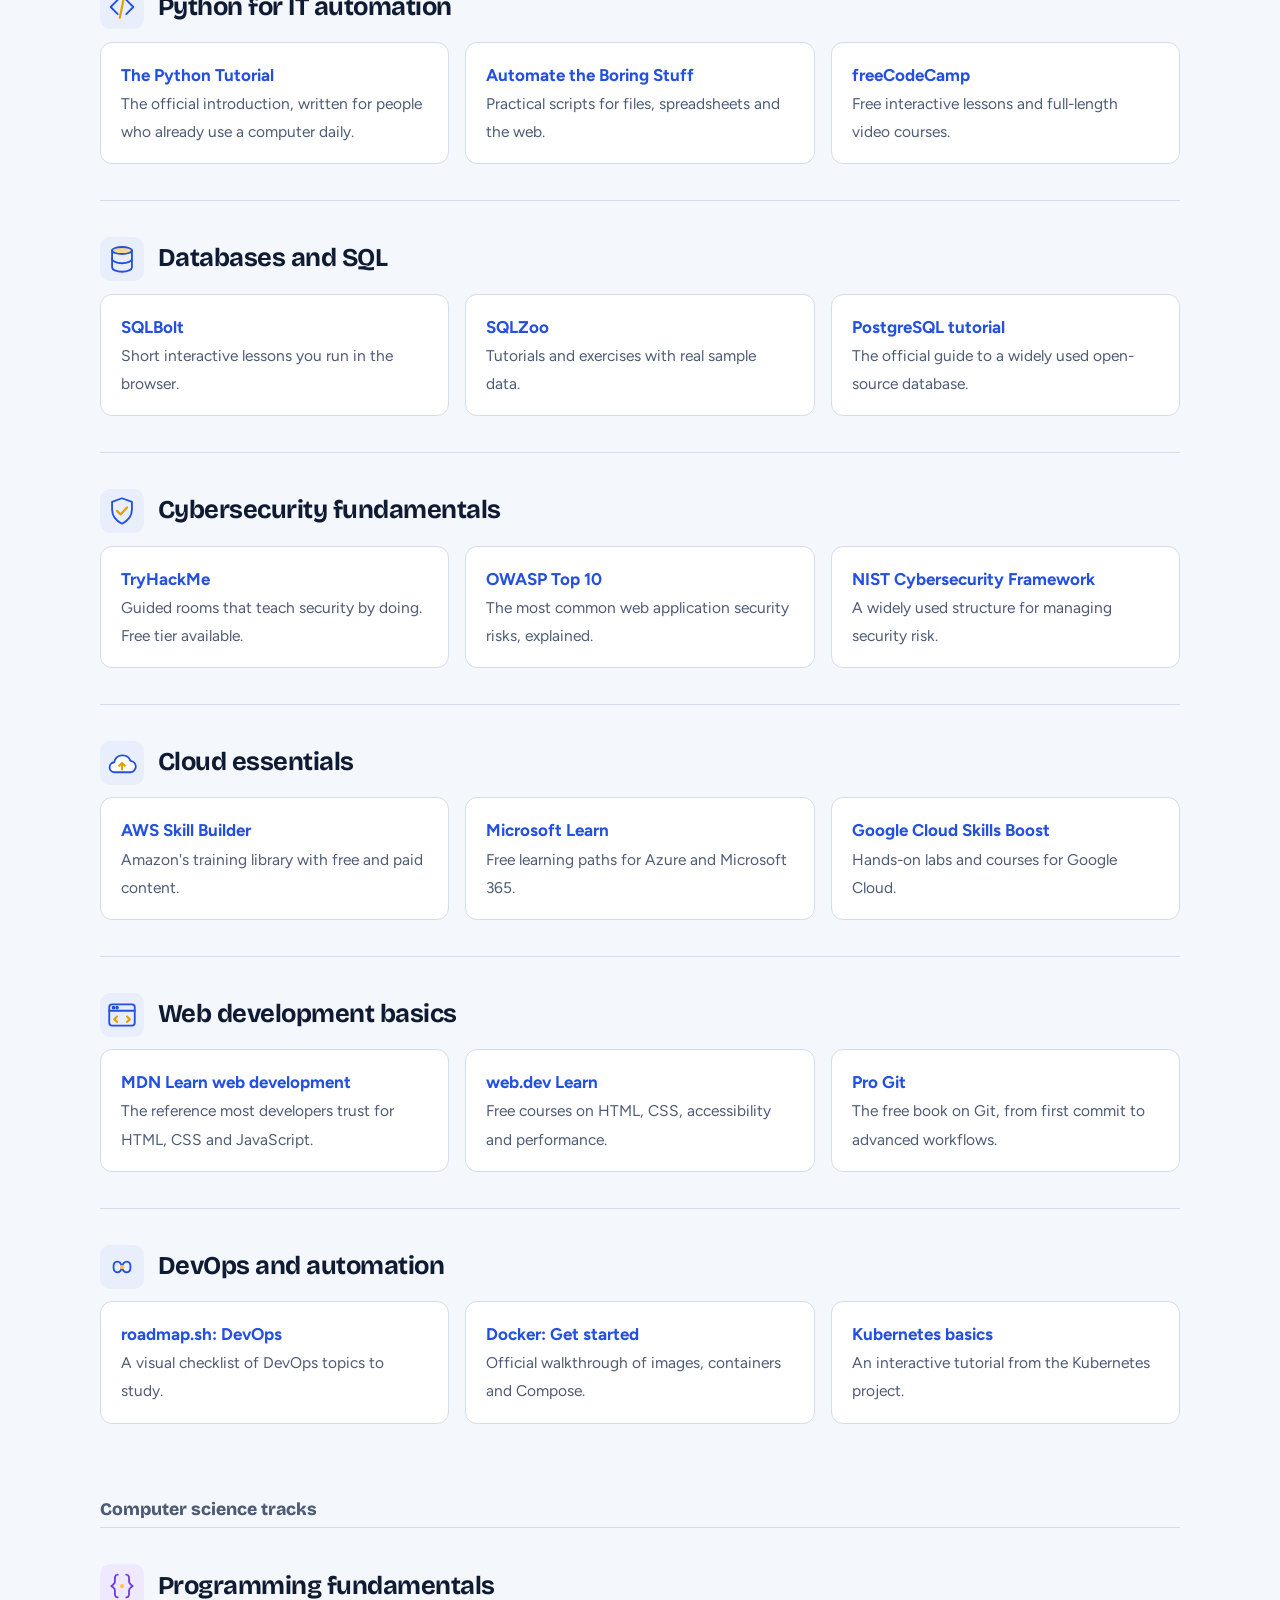
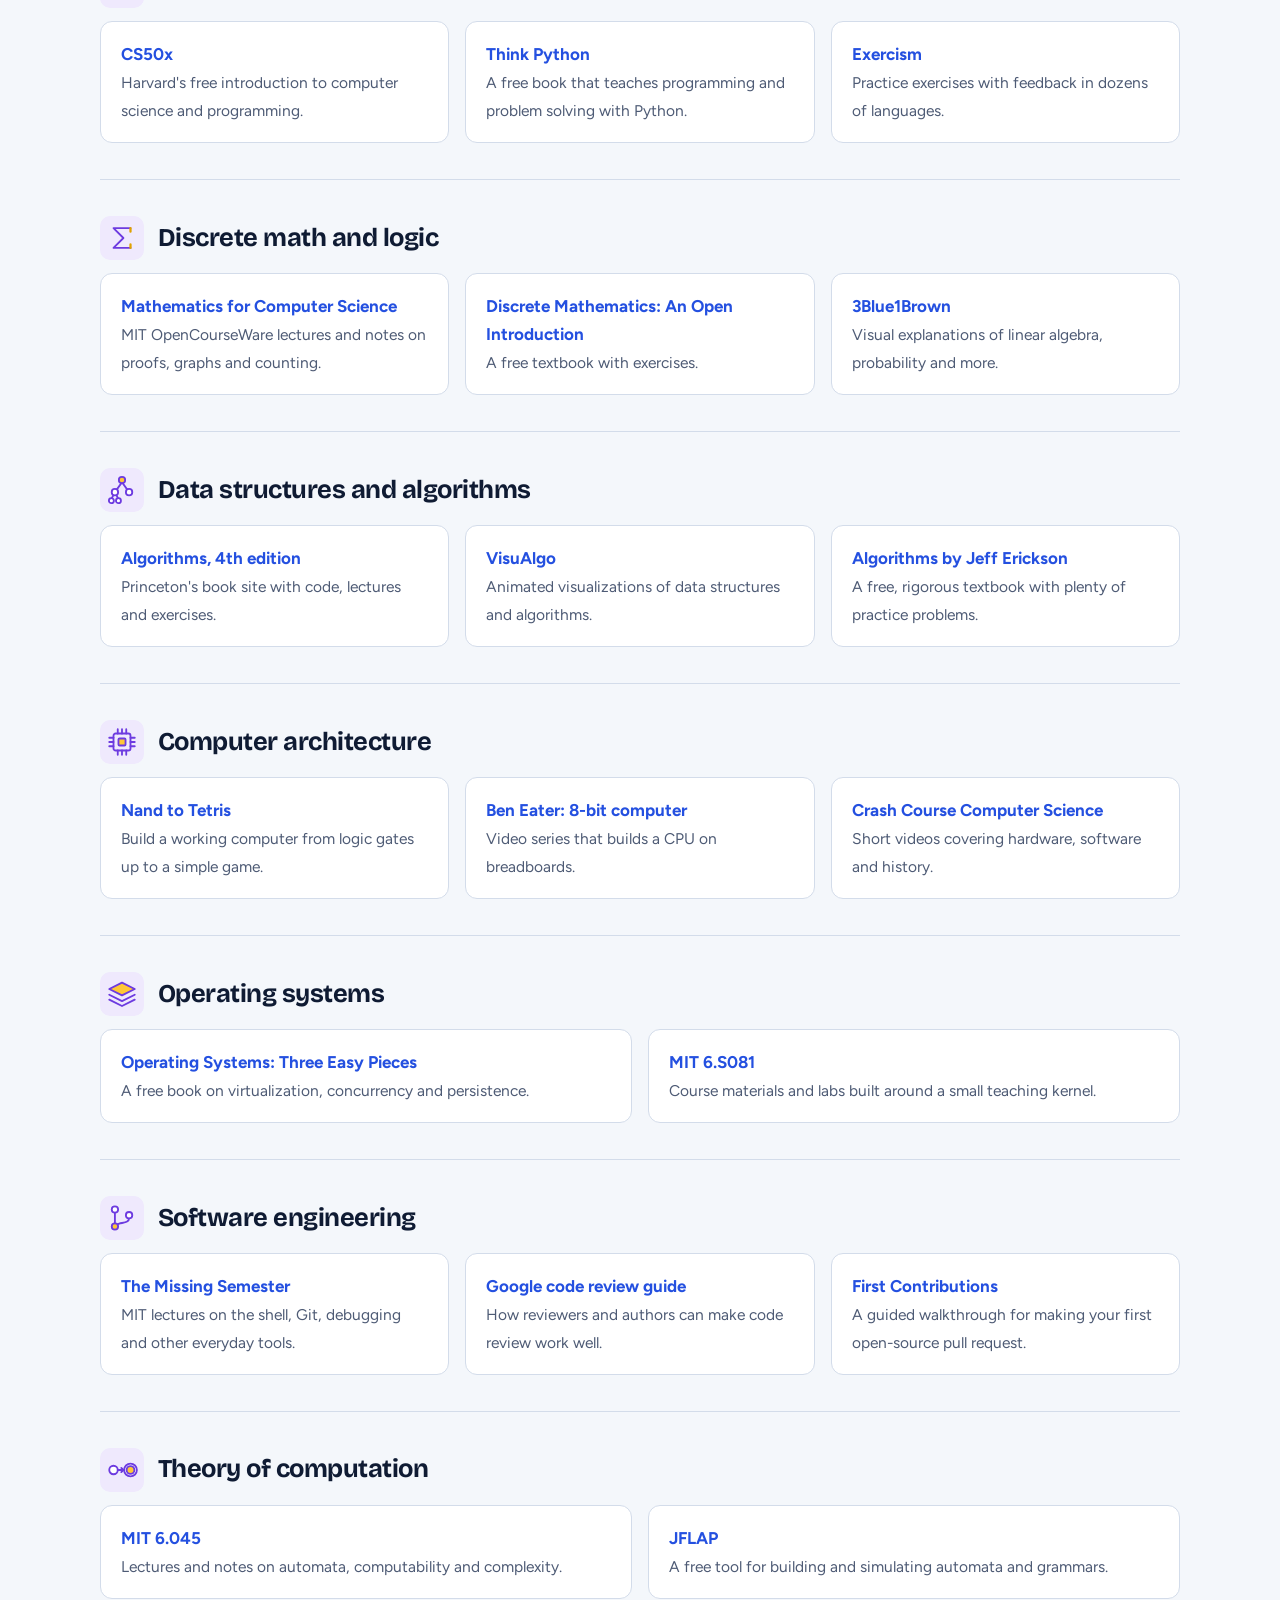
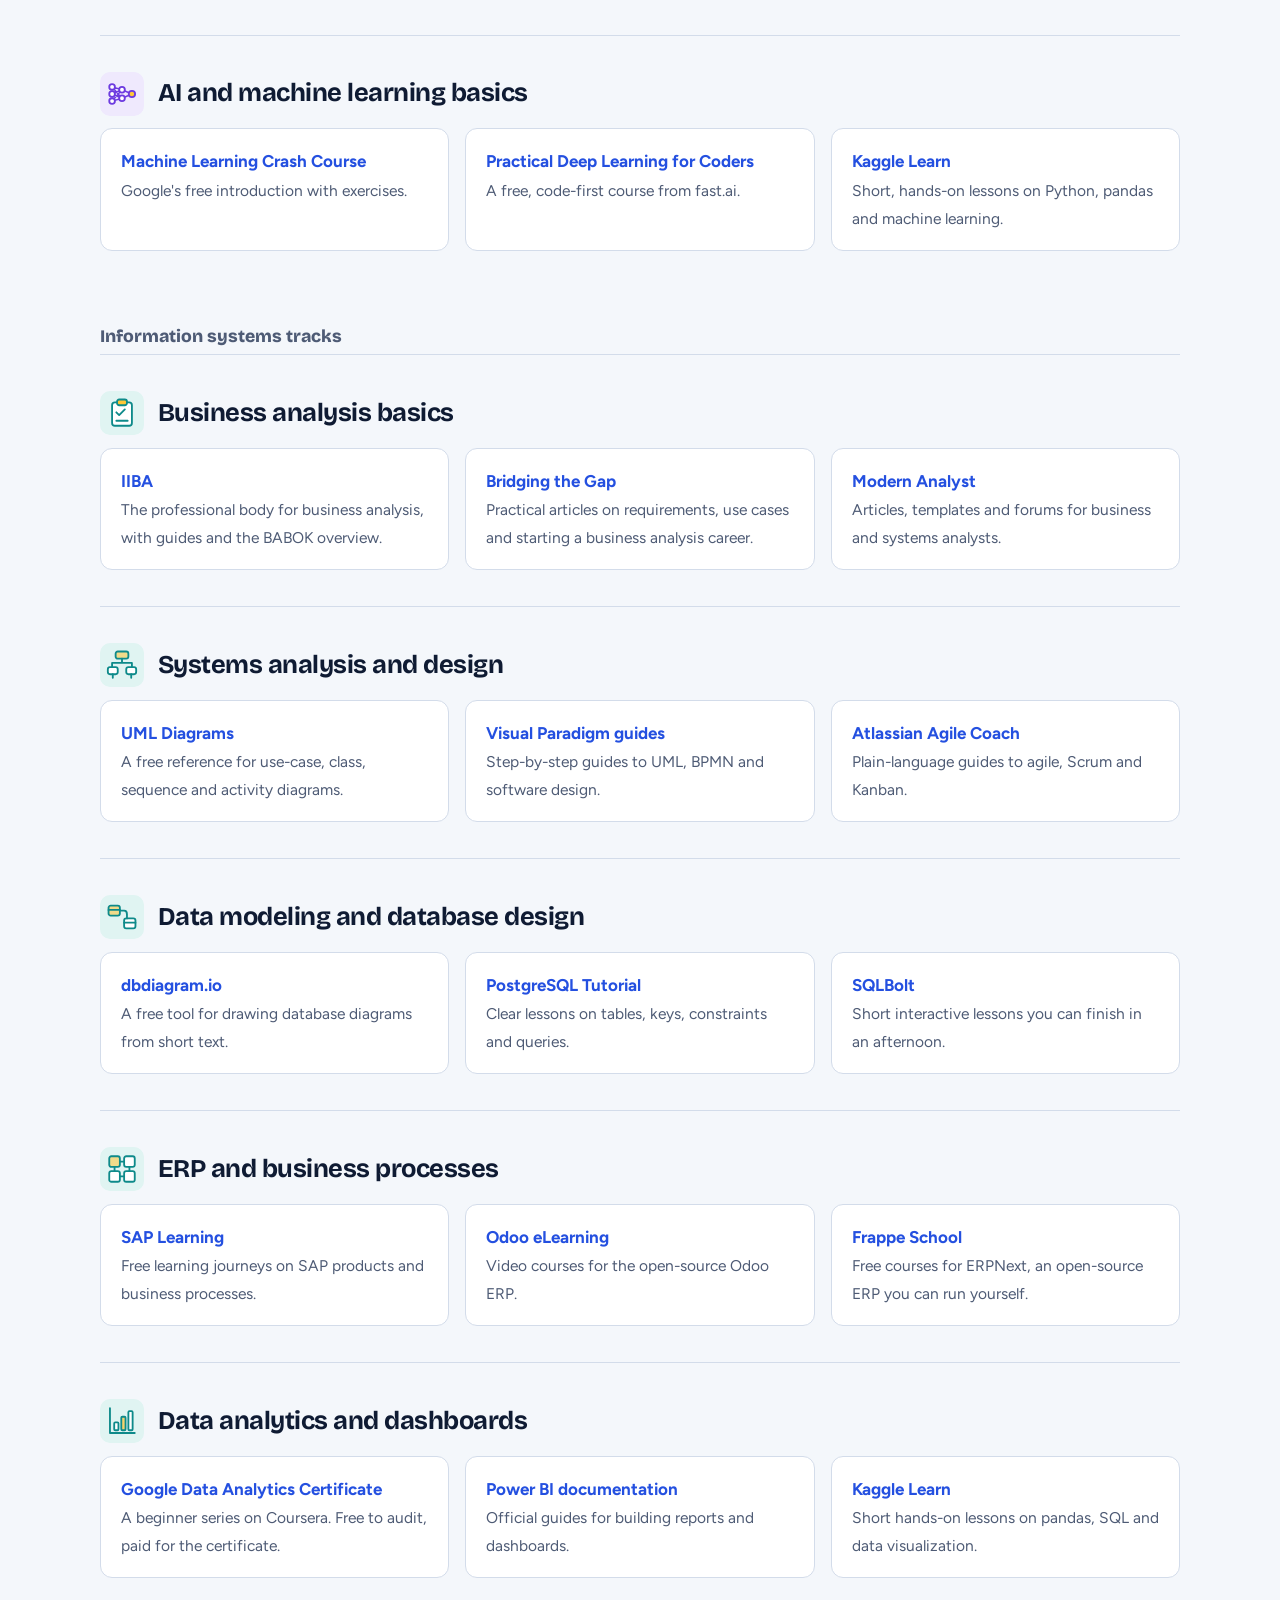
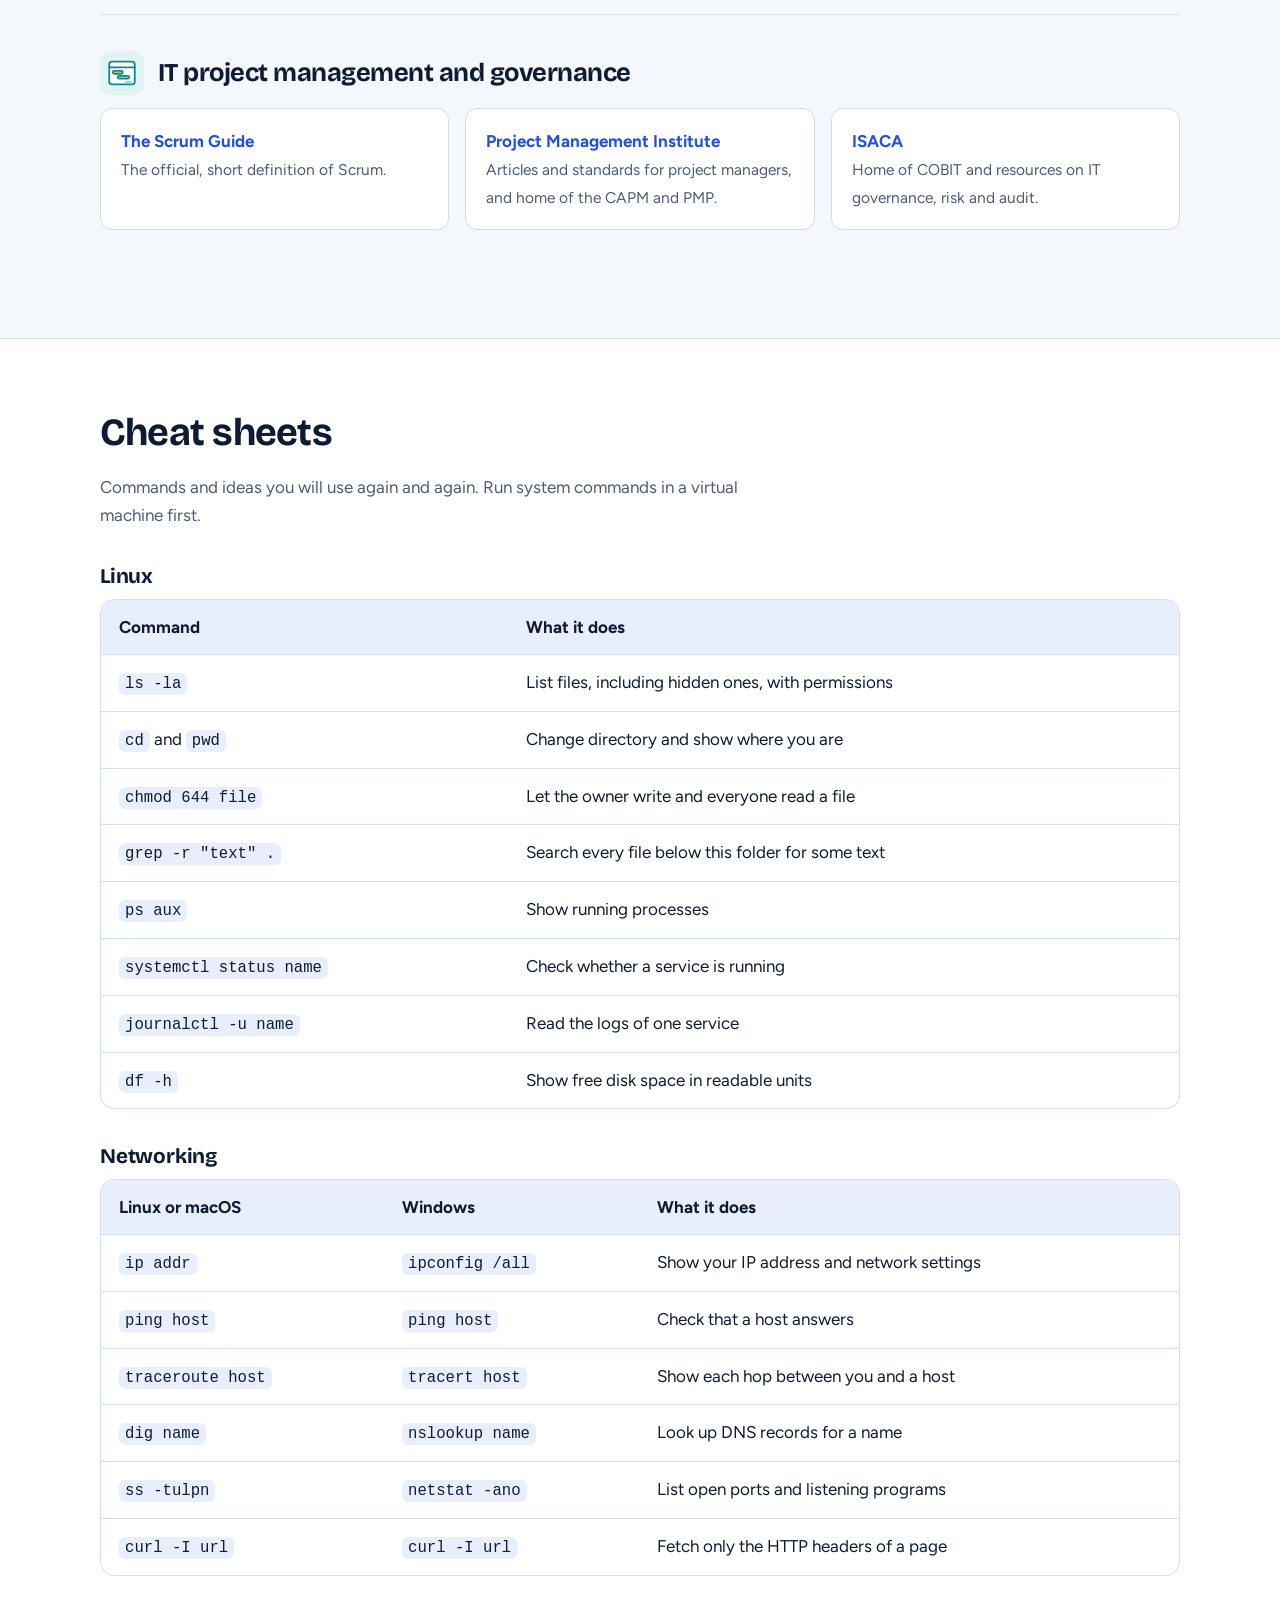
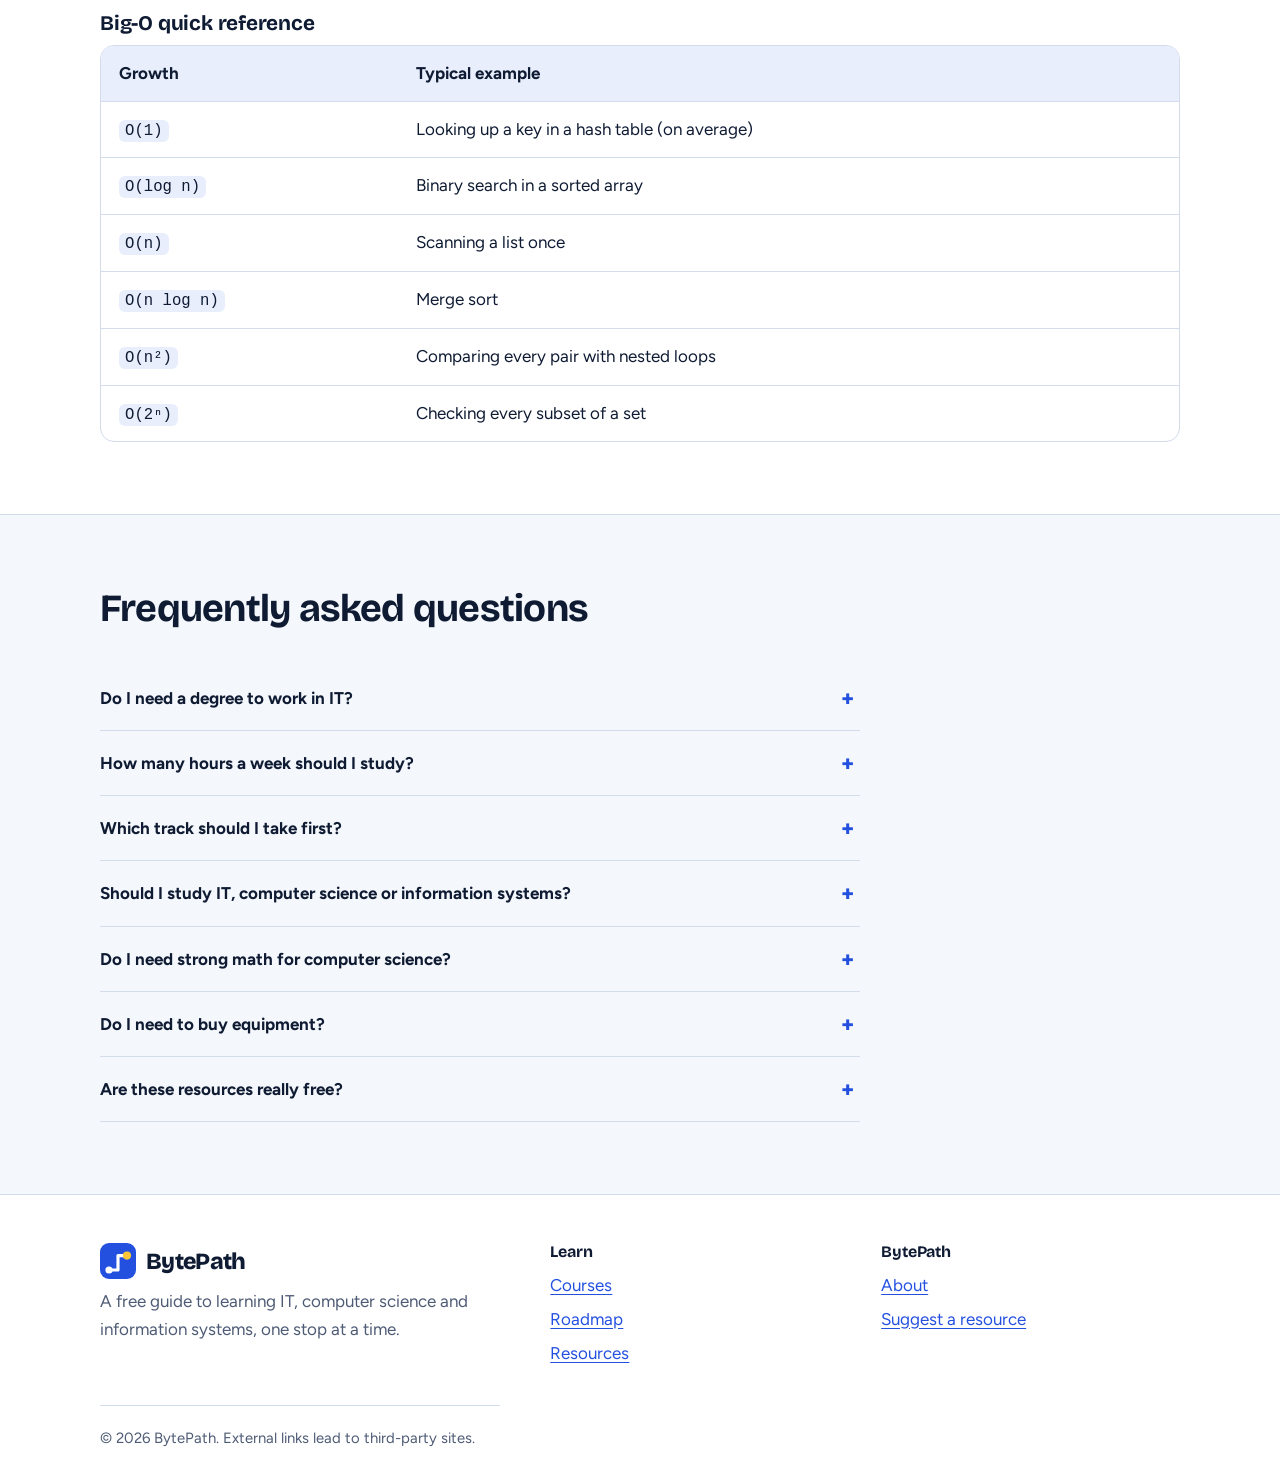
<file: resources.html>
<!DOCTYPE html>
<html lang="en">
<head>
  <meta charset="utf-8">
  <meta name="viewport" content="width=device-width, initial-scale=1">
  <meta name="color-scheme" content="light dark">
  <title>Resources | BytePath</title>
  <meta name="description" content="Free lessons, labs and documentation for each BytePath IT, computer science and information systems track, plus cheat sheets and a short FAQ.">
  <link rel="icon" href="assets/logo-mark.svg" type="image/svg+xml">
  <link rel="preconnect" href="https://fonts.googleapis.com">
  <link rel="preconnect" href="https://fonts.gstatic.com" crossorigin>
  <link href="https://fonts.googleapis.com/css2?family=Bricolage+Grotesque:opsz,wght@12..96,700;12..96,800&family=Figtree:wght@400;600;700&display=swap" rel="stylesheet">
  <link rel="stylesheet" href="css/style.css">
  <script src="js/theme.js"></script>
</head>
<body>
  <a class="skip" href="#main">Skip to content</a>

  <header class="site-header">
    <div class="wrap bar">
      <a class="brand" href="index.html"><img src="assets/logo-mark.svg" alt="" width="36" height="36"><span>BytePath</span></a>
      <input type="checkbox" id="nav-toggle" class="nav-toggle" aria-label="Open the menu">
      <label for="nav-toggle" class="menu-btn">Menu</label>
      <nav class="main-nav" aria-label="Main">
        <a href="index.html">Home</a>
        <a href="courses.html">Courses</a>
        <a href="roadmap.html">Roadmap</a>
        <a href="resources.html" aria-current="page">Resources</a>
        <a href="quiz.html">Quiz</a>
        <a href="about.html">About</a>
        <a href="account.html">Account</a>
      </nav>
      <button class="theme-toggle" type="button" aria-pressed="false" aria-label="Dark mode" title="Switch between light and dark">
        <svg class="i-moon" viewBox="0 0 24 24" aria-hidden="true"><path d="M20 14.5A8 8 0 0 1 9.5 4 8 8 0 1 0 20 14.5Z"/></svg>
        <svg class="i-sun" viewBox="0 0 24 24" aria-hidden="true"><circle cx="12" cy="12" r="4"/><path d="M12 2v2M12 20v2M2 12h2M20 12h2M4.9 4.9l1.4 1.4M17.7 17.7l1.4 1.4M4.9 19.1l1.4-1.4M17.7 6.3l1.4-1.4"/></svg>
      </button>
    </div>
  </header>

  <main id="main">
    <section class="page-head">
      <div class="wrap">
        <h1>Resources</h1>
        <p class="lead">Lessons, labs and documentation we recommend for each IT, computer science and information systems track. Most are free to start. Links open in a new tab.</p>
        <ul class="jump" aria-label="Jump to an IT track">
          <li><a href="#support">IT support</a></li>
          <li><a href="#networking">Networking</a></li>
          <li><a href="#linux">Linux</a></li>
          <li><a href="#python">Python</a></li>
          <li><a href="#sql">SQL</a></li>
          <li><a href="#security">Security</a></li>
          <li><a href="#cloud">Cloud</a></li>
          <li><a href="#web">Web</a></li>
          <li><a href="#devops">DevOps</a></li>
        </ul>
        <ul class="jump" aria-label="Jump to a computer science track">
          <li><a href="#programming">Programming</a></li>
          <li><a href="#math">Discrete math</a></li>
          <li><a href="#algorithms">Algorithms</a></li>
          <li><a href="#architecture">Architecture</a></li>
          <li><a href="#os">Operating systems</a></li>
          <li><a href="#engineering">Software engineering</a></li>
          <li><a href="#theory">Theory</a></li>
          <li><a href="#ai">AI and ML</a></li>
        </ul>
        <ul class="jump" aria-label="Jump to an information systems track">
          <li><a href="#ba">Business analysis</a></li>
          <li><a href="#sad">Systems design</a></li>
          <li><a href="#model">Data modeling</a></li>
          <li><a href="#erp">ERP</a></li>
          <li><a href="#analytics">Analytics</a></li>
          <li><a href="#itpm">Project management</a></li>
        </ul>
        <ul class="jump" aria-label="Jump to extras">
          <li><a href="#cheatsheets">Cheat sheets</a></li>
          <li><a href="#faq">FAQ</a></li>
        </ul>
      </div>
    </section>

    <section class="section">
      <div class="wrap">

        <h2 class="subject-title">IT tracks</h2>

        <section class="res-group" id="support">
          <h2><img src="assets/icon-support.svg" alt="">IT support basics</h2>
          <ul class="res-list">
            <li><a href="https://www.coursera.org/professional-certificates/google-it-support" target="_blank" rel="noopener noreferrer"><strong>Google IT Support Certificate</strong><span>A beginner course series on Coursera. Free to audit, paid for the certificate.</span></a></li>
            <li><a href="https://www.professormesser.com/" target="_blank" rel="noopener noreferrer"><strong>Professor Messer</strong><span>Free video courses that follow the CompTIA exam objectives.</span></a></li>
          </ul>
        </section>

        <section class="res-group" id="networking">
          <h2><img src="assets/icon-network.svg" alt="">Networking</h2>
          <ul class="res-list">
            <li><a href="https://www.netacad.com/" target="_blank" rel="noopener noreferrer"><strong>Cisco Networking Academy</strong><span>Self-paced networking courses with simulated labs.</span></a></li>
            <li><a href="https://subnettingpractice.com/" target="_blank" rel="noopener noreferrer"><strong>Subnetting Practice</strong><span>Endless subnetting questions with instant answers.</span></a></li>
            <li><a href="https://www.cloudflare.com/learning/" target="_blank" rel="noopener noreferrer"><strong>Cloudflare Learning Center</strong><span>Plain-language guides to DNS, HTTP, TLS and more.</span></a></li>
          </ul>
        </section>

        <section class="res-group" id="linux">
          <h2><img src="assets/icon-linux.svg" alt="">Linux and the command line</h2>
          <ul class="res-list">
            <li><a href="https://linuxjourney.com/" target="_blank" rel="noopener noreferrer"><strong>Linux Journey</strong><span>Short, friendly lessons from first commands to networking.</span></a></li>
            <li><a href="https://overthewire.org/wargames/bandit/" target="_blank" rel="noopener noreferrer"><strong>OverTheWire: Bandit</strong><span>A game that teaches the shell one level at a time.</span></a></li>
            <li><a href="https://linuxcommand.org/tlcl.php" target="_blank" rel="noopener noreferrer"><strong>The Linux Command Line</strong><span>A free book that goes from basics to shell scripting.</span></a></li>
          </ul>
        </section>

        <section class="res-group" id="python">
          <h2><img src="assets/icon-python.svg" alt="">Python for IT automation</h2>
          <ul class="res-list">
            <li><a href="https://docs.python.org/3/tutorial/" target="_blank" rel="noopener noreferrer"><strong>The Python Tutorial</strong><span>The official introduction, written for people who already use a computer daily.</span></a></li>
            <li><a href="https://automatetheboringstuff.com/" target="_blank" rel="noopener noreferrer"><strong>Automate the Boring Stuff</strong><span>Practical scripts for files, spreadsheets and the web.</span></a></li>
            <li><a href="https://www.freecodecamp.org/" target="_blank" rel="noopener noreferrer"><strong>freeCodeCamp</strong><span>Free interactive lessons and full-length video courses.</span></a></li>
          </ul>
        </section>

        <section class="res-group" id="sql">
          <h2><img src="assets/icon-sql.svg" alt="">Databases and SQL</h2>
          <ul class="res-list">
            <li><a href="https://sqlbolt.com/" target="_blank" rel="noopener noreferrer"><strong>SQLBolt</strong><span>Short interactive lessons you run in the browser.</span></a></li>
            <li><a href="https://sqlzoo.net/" target="_blank" rel="noopener noreferrer"><strong>SQLZoo</strong><span>Tutorials and exercises with real sample data.</span></a></li>
            <li><a href="https://www.postgresql.org/docs/current/tutorial.html" target="_blank" rel="noopener noreferrer"><strong>PostgreSQL tutorial</strong><span>The official guide to a widely used open-source database.</span></a></li>
          </ul>
        </section>

        <section class="res-group" id="security">
          <h2><img src="assets/icon-security.svg" alt="">Cybersecurity fundamentals</h2>
          <ul class="res-list">
            <li><a href="https://tryhackme.com/" target="_blank" rel="noopener noreferrer"><strong>TryHackMe</strong><span>Guided rooms that teach security by doing. Free tier available.</span></a></li>
            <li><a href="https://owasp.org/www-project-top-ten/" target="_blank" rel="noopener noreferrer"><strong>OWASP Top 10</strong><span>The most common web application security risks, explained.</span></a></li>
            <li><a href="https://www.nist.gov/cyberframework" target="_blank" rel="noopener noreferrer"><strong>NIST Cybersecurity Framework</strong><span>A widely used structure for managing security risk.</span></a></li>
          </ul>
        </section>

        <section class="res-group" id="cloud">
          <h2><img src="assets/icon-cloud.svg" alt="">Cloud essentials</h2>
          <ul class="res-list">
            <li><a href="https://skillbuilder.aws/" target="_blank" rel="noopener noreferrer"><strong>AWS Skill Builder</strong><span>Amazon's training library with free and paid content.</span></a></li>
            <li><a href="https://learn.microsoft.com/training/" target="_blank" rel="noopener noreferrer"><strong>Microsoft Learn</strong><span>Free learning paths for Azure and Microsoft 365.</span></a></li>
            <li><a href="https://www.cloudskillsboost.google/" target="_blank" rel="noopener noreferrer"><strong>Google Cloud Skills Boost</strong><span>Hands-on labs and courses for Google Cloud.</span></a></li>
          </ul>
        </section>

        <section class="res-group" id="web">
          <h2><img src="assets/icon-web.svg" alt="">Web development basics</h2>
          <ul class="res-list">
            <li><a href="https://developer.mozilla.org/en-US/docs/Learn_web_development" target="_blank" rel="noopener noreferrer"><strong>MDN Learn web development</strong><span>The reference most developers trust for HTML, CSS and JavaScript.</span></a></li>
            <li><a href="https://web.dev/learn" target="_blank" rel="noopener noreferrer"><strong>web.dev Learn</strong><span>Free courses on HTML, CSS, accessibility and performance.</span></a></li>
            <li><a href="https://git-scm.com/book" target="_blank" rel="noopener noreferrer"><strong>Pro Git</strong><span>The free book on Git, from first commit to advanced workflows.</span></a></li>
          </ul>
        </section>

        <section class="res-group" id="devops">
          <h2><img src="assets/icon-devops.svg" alt="">DevOps and automation</h2>
          <ul class="res-list">
            <li><a href="https://roadmap.sh/devops" target="_blank" rel="noopener noreferrer"><strong>roadmap.sh: DevOps</strong><span>A visual checklist of DevOps topics to study.</span></a></li>
            <li><a href="https://docs.docker.com/get-started/" target="_blank" rel="noopener noreferrer"><strong>Docker: Get started</strong><span>Official walkthrough of images, containers and Compose.</span></a></li>
            <li><a href="https://kubernetes.io/docs/tutorials/kubernetes-basics/" target="_blank" rel="noopener noreferrer"><strong>Kubernetes basics</strong><span>An interactive tutorial from the Kubernetes project.</span></a></li>
          </ul>
        </section>

        <h2 class="subject-title second">Computer science tracks</h2>

        <section class="res-group" id="programming">
          <h2><img class="cs" src="assets/icon-prog.svg" alt="">Programming fundamentals</h2>
          <ul class="res-list">
            <li><a href="https://cs50.harvard.edu/x/" target="_blank" rel="noopener noreferrer"><strong>CS50x</strong><span>Harvard's free introduction to computer science and programming.</span></a></li>
            <li><a href="https://greenteapress.com/wp/think-python-2e/" target="_blank" rel="noopener noreferrer"><strong>Think Python</strong><span>A free book that teaches programming and problem solving with Python.</span></a></li>
            <li><a href="https://exercism.org/" target="_blank" rel="noopener noreferrer"><strong>Exercism</strong><span>Practice exercises with feedback in dozens of languages.</span></a></li>
          </ul>
        </section>

        <section class="res-group" id="math">
          <h2><img class="cs" src="assets/icon-math.svg" alt="">Discrete math and logic</h2>
          <ul class="res-list">
            <li><a href="https://ocw.mit.edu/courses/6-042j-mathematics-for-computer-science-fall-2010/" target="_blank" rel="noopener noreferrer"><strong>Mathematics for Computer Science</strong><span>MIT OpenCourseWare lectures and notes on proofs, graphs and counting.</span></a></li>
            <li><a href="https://discrete.openmathbooks.org/dmoi3.html" target="_blank" rel="noopener noreferrer"><strong>Discrete Mathematics: An Open Introduction</strong><span>A free textbook with exercises.</span></a></li>
            <li><a href="https://www.3blue1brown.com/" target="_blank" rel="noopener noreferrer"><strong>3Blue1Brown</strong><span>Visual explanations of linear algebra, probability and more.</span></a></li>
          </ul>
        </section>

        <section class="res-group" id="algorithms">
          <h2><img class="cs" src="assets/icon-algo.svg" alt="">Data structures and algorithms</h2>
          <ul class="res-list">
            <li><a href="https://algs4.cs.princeton.edu/home/" target="_blank" rel="noopener noreferrer"><strong>Algorithms, 4th edition</strong><span>Princeton's book site with code, lectures and exercises.</span></a></li>
            <li><a href="https://visualgo.net/" target="_blank" rel="noopener noreferrer"><strong>VisuAlgo</strong><span>Animated visualizations of data structures and algorithms.</span></a></li>
            <li><a href="https://jeffe.cs.illinois.edu/teaching/algorithms/" target="_blank" rel="noopener noreferrer"><strong>Algorithms by Jeff Erickson</strong><span>A free, rigorous textbook with plenty of practice problems.</span></a></li>
          </ul>
        </section>

        <section class="res-group" id="architecture">
          <h2><img class="cs" src="assets/icon-chip.svg" alt="">Computer architecture</h2>
          <ul class="res-list">
            <li><a href="https://www.nand2tetris.org/" target="_blank" rel="noopener noreferrer"><strong>Nand to Tetris</strong><span>Build a working computer from logic gates up to a simple game.</span></a></li>
            <li><a href="https://eater.net/8bit" target="_blank" rel="noopener noreferrer"><strong>Ben Eater: 8-bit computer</strong><span>Video series that builds a CPU on breadboards.</span></a></li>
            <li><a href="https://thecrashcourse.com/topic/computerscience/" target="_blank" rel="noopener noreferrer"><strong>Crash Course Computer Science</strong><span>Short videos covering hardware, software and history.</span></a></li>
          </ul>
        </section>

        <section class="res-group" id="os">
          <h2><img class="cs" src="assets/icon-os.svg" alt="">Operating systems</h2>
          <ul class="res-list">
            <li><a href="https://pages.cs.wisc.edu/~remzi/OSTEP/" target="_blank" rel="noopener noreferrer"><strong>Operating Systems: Three Easy Pieces</strong><span>A free book on virtualization, concurrency and persistence.</span></a></li>
            <li><a href="https://pdos.csail.mit.edu/6.S081/" target="_blank" rel="noopener noreferrer"><strong>MIT 6.S081</strong><span>Course materials and labs built around a small teaching kernel.</span></a></li>
          </ul>
        </section>

        <section class="res-group" id="engineering">
          <h2><img class="cs" src="assets/icon-eng.svg" alt="">Software engineering</h2>
          <ul class="res-list">
            <li><a href="https://missing.csail.mit.edu/" target="_blank" rel="noopener noreferrer"><strong>The Missing Semester</strong><span>MIT lectures on the shell, Git, debugging and other everyday tools.</span></a></li>
            <li><a href="https://google.github.io/eng-practices/review/" target="_blank" rel="noopener noreferrer"><strong>Google code review guide</strong><span>How reviewers and authors can make code review work well.</span></a></li>
            <li><a href="https://github.com/firstcontributions/first-contributions" target="_blank" rel="noopener noreferrer"><strong>First Contributions</strong><span>A guided walkthrough for making your first open-source pull request.</span></a></li>
          </ul>
        </section>

        <section class="res-group" id="theory">
          <h2><img class="cs" src="assets/icon-theory.svg" alt="">Theory of computation</h2>
          <ul class="res-list">
            <li><a href="https://ocw.mit.edu/courses/6-045j-automata-computability-and-complexity-spring-2011/" target="_blank" rel="noopener noreferrer"><strong>MIT 6.045</strong><span>Lectures and notes on automata, computability and complexity.</span></a></li>
            <li><a href="https://www.jflap.org/" target="_blank" rel="noopener noreferrer"><strong>JFLAP</strong><span>A free tool for building and simulating automata and grammars.</span></a></li>
          </ul>
        </section>

        <section class="res-group" id="ai">
          <h2><img class="cs" src="assets/icon-ai.svg" alt="">AI and machine learning basics</h2>
          <ul class="res-list">
            <li><a href="https://developers.google.com/machine-learning/crash-course" target="_blank" rel="noopener noreferrer"><strong>Machine Learning Crash Course</strong><span>Google's free introduction with exercises.</span></a></li>
            <li><a href="https://course.fast.ai/" target="_blank" rel="noopener noreferrer"><strong>Practical Deep Learning for Coders</strong><span>A free, code-first course from fast.ai.</span></a></li>
            <li><a href="https://www.kaggle.com/learn" target="_blank" rel="noopener noreferrer"><strong>Kaggle Learn</strong><span>Short, hands-on lessons on Python, pandas and machine learning.</span></a></li>
          </ul>
        </section>

        <h2 class="subject-title second">Information systems tracks</h2>

        <section class="res-group" id="ba">
          <h2><img class="is" src="assets/icon-ba.svg" alt="">Business analysis basics</h2>
          <ul class="res-list">
            <li><a href="https://www.iiba.org/" target="_blank" rel="noopener noreferrer"><strong>IIBA</strong><span>The professional body for business analysis, with guides and the BABOK overview.</span></a></li>
            <li><a href="https://www.bridging-the-gap.com/" target="_blank" rel="noopener noreferrer"><strong>Bridging the Gap</strong><span>Practical articles on requirements, use cases and starting a business analysis career.</span></a></li>
            <li><a href="https://www.modernanalyst.com/" target="_blank" rel="noopener noreferrer"><strong>Modern Analyst</strong><span>Articles, templates and forums for business and systems analysts.</span></a></li>
          </ul>
        </section>

        <section class="res-group" id="sad">
          <h2><img class="is" src="assets/icon-sad.svg" alt="">Systems analysis and design</h2>
          <ul class="res-list">
            <li><a href="https://www.uml-diagrams.org/" target="_blank" rel="noopener noreferrer"><strong>UML Diagrams</strong><span>A free reference for use-case, class, sequence and activity diagrams.</span></a></li>
            <li><a href="https://www.visual-paradigm.com/guide/" target="_blank" rel="noopener noreferrer"><strong>Visual Paradigm guides</strong><span>Step-by-step guides to UML, BPMN and software design.</span></a></li>
            <li><a href="https://www.atlassian.com/agile" target="_blank" rel="noopener noreferrer"><strong>Atlassian Agile Coach</strong><span>Plain-language guides to agile, Scrum and Kanban.</span></a></li>
          </ul>
        </section>

        <section class="res-group" id="model">
          <h2><img class="is" src="assets/icon-model.svg" alt="">Data modeling and database design</h2>
          <ul class="res-list">
            <li><a href="https://dbdiagram.io/" target="_blank" rel="noopener noreferrer"><strong>dbdiagram.io</strong><span>A free tool for drawing database diagrams from short text.</span></a></li>
            <li><a href="https://www.postgresqltutorial.com/" target="_blank" rel="noopener noreferrer"><strong>PostgreSQL Tutorial</strong><span>Clear lessons on tables, keys, constraints and queries.</span></a></li>
            <li><a href="https://sqlbolt.com/" target="_blank" rel="noopener noreferrer"><strong>SQLBolt</strong><span>Short interactive lessons you can finish in an afternoon.</span></a></li>
          </ul>
        </section>

        <section class="res-group" id="erp">
          <h2><img class="is" src="assets/icon-erp.svg" alt="">ERP and business processes</h2>
          <ul class="res-list">
            <li><a href="https://learning.sap.com/" target="_blank" rel="noopener noreferrer"><strong>SAP Learning</strong><span>Free learning journeys on SAP products and business processes.</span></a></li>
            <li><a href="https://www.odoo.com/slides" target="_blank" rel="noopener noreferrer"><strong>Odoo eLearning</strong><span>Video courses for the open-source Odoo ERP.</span></a></li>
            <li><a href="https://frappe.school/" target="_blank" rel="noopener noreferrer"><strong>Frappe School</strong><span>Free courses for ERPNext, an open-source ERP you can run yourself.</span></a></li>
          </ul>
        </section>

        <section class="res-group" id="analytics">
          <h2><img class="is" src="assets/icon-chart.svg" alt="">Data analytics and dashboards</h2>
          <ul class="res-list">
            <li><a href="https://www.coursera.org/professional-certificates/google-data-analytics" target="_blank" rel="noopener noreferrer"><strong>Google Data Analytics Certificate</strong><span>A beginner series on Coursera. Free to audit, paid for the certificate.</span></a></li>
            <li><a href="https://learn.microsoft.com/en-us/power-bi/" target="_blank" rel="noopener noreferrer"><strong>Power BI documentation</strong><span>Official guides for building reports and dashboards.</span></a></li>
            <li><a href="https://www.kaggle.com/learn" target="_blank" rel="noopener noreferrer"><strong>Kaggle Learn</strong><span>Short hands-on lessons on pandas, SQL and data visualization.</span></a></li>
          </ul>
        </section>

        <section class="res-group" id="itpm">
          <h2><img class="is" src="assets/icon-pm.svg" alt="">IT project management and governance</h2>
          <ul class="res-list">
            <li><a href="https://scrumguides.org/" target="_blank" rel="noopener noreferrer"><strong>The Scrum Guide</strong><span>The official, short definition of Scrum.</span></a></li>
            <li><a href="https://www.pmi.org/" target="_blank" rel="noopener noreferrer"><strong>Project Management Institute</strong><span>Articles and standards for project managers, and home of the CAPM and PMP.</span></a></li>
            <li><a href="https://www.isaca.org/" target="_blank" rel="noopener noreferrer"><strong>ISACA</strong><span>Home of COBIT and resources on IT governance, risk and audit.</span></a></li>
          </ul>
        </section>

      </div>
    </section>

    <section class="section section-alt" id="cheatsheets">
      <div class="wrap">
        <div class="section-head">
          <h2>Cheat sheets</h2>
          <p>Commands and ideas you will use again and again. Run system commands in a virtual machine first.</p>
        </div>

        <h3>Linux</h3>
        <div class="table-wrap">
          <table>
            <thead><tr><th scope="col">Command</th><th scope="col">What it does</th></tr></thead>
            <tbody>
              <tr><td><code>ls -la</code></td><td>List files, including hidden ones, with permissions</td></tr>
              <tr><td><code>cd</code> and <code>pwd</code></td><td>Change directory and show where you are</td></tr>
              <tr><td><code>chmod 644 file</code></td><td>Let the owner write and everyone read a file</td></tr>
              <tr><td><code>grep -r "text" .</code></td><td>Search every file below this folder for some text</td></tr>
              <tr><td><code>ps aux</code></td><td>Show running processes</td></tr>
              <tr><td><code>systemctl status name</code></td><td>Check whether a service is running</td></tr>
              <tr><td><code>journalctl -u name</code></td><td>Read the logs of one service</td></tr>
              <tr><td><code>df -h</code></td><td>Show free disk space in readable units</td></tr>
            </tbody>
          </table>
        </div>

        <h3 class="mt-36">Networking</h3>
        <div class="table-wrap">
          <table>
            <thead><tr><th scope="col">Linux or macOS</th><th scope="col">Windows</th><th scope="col">What it does</th></tr></thead>
            <tbody>
              <tr><td><code>ip addr</code></td><td><code>ipconfig /all</code></td><td>Show your IP address and network settings</td></tr>
              <tr><td><code>ping host</code></td><td><code>ping host</code></td><td>Check that a host answers</td></tr>
              <tr><td><code>traceroute host</code></td><td><code>tracert host</code></td><td>Show each hop between you and a host</td></tr>
              <tr><td><code>dig name</code></td><td><code>nslookup name</code></td><td>Look up DNS records for a name</td></tr>
              <tr><td><code>ss -tulpn</code></td><td><code>netstat -ano</code></td><td>List open ports and listening programs</td></tr>
              <tr><td><code>curl -I url</code></td><td><code>curl -I url</code></td><td>Fetch only the HTTP headers of a page</td></tr>
            </tbody>
          </table>
        </div>

        <h3 class="mt-36">Big-O quick reference</h3>
        <div class="table-wrap">
          <table>
            <thead><tr><th scope="col">Growth</th><th scope="col">Typical example</th></tr></thead>
            <tbody>
              <tr><td><code>O(1)</code></td><td>Looking up a key in a hash table (on average)</td></tr>
              <tr><td><code>O(log n)</code></td><td>Binary search in a sorted array</td></tr>
              <tr><td><code>O(n)</code></td><td>Scanning a list once</td></tr>
              <tr><td><code>O(n log n)</code></td><td>Merge sort</td></tr>
              <tr><td><code>O(n²)</code></td><td>Comparing every pair with nested loops</td></tr>
              <tr><td><code>O(2ⁿ)</code></td><td>Checking every subset of a set</td></tr>
            </tbody>
          </table>
        </div>
      </div>
    </section>

    <section class="section" id="faq">
      <div class="wrap">
        <div class="section-head">
          <h2>Frequently asked questions</h2>
        </div>
        <div class="faq">
          <details>
            <summary>Do I need a degree to work in IT?</summary>
            <p>No. Many IT support, networking and cloud roles hire on skills, certifications and proof of practice. Some employers still prefer a degree, so check the postings for the jobs you want.</p>
          </details>
          <details>
            <summary>How many hours a week should I study?</summary>
            <p>Five to eight hours is realistic alongside work or school. Short, regular sessions beat one long weekend push.</p>
          </details>
          <details>
            <summary>Which track should I take first?</summary>
            <p>For IT, start with networking and Linux. For computer science, start with programming fundamentals and discrete math. For information systems, start with business analysis and databases. Later tracks assume you know these.</p>
          </details>
          <details>
            <summary>Should I study IT, computer science or information systems?</summary>
            <p>Choose IT if you want to set up, run and protect systems, computer science if you want to design software and understand why it works, and information systems if you want to connect business needs with technology. The skills overlap, so you can start with one and add the other. Tracks tagged with both subjects are good bridges.</p>
          </details>
          <details>
            <summary>Do I need strong math for computer science?</summary>
            <p>You need comfortable high-school algebra to begin. The discrete math track builds the rest as you go. Theory and machine learning tracks use more math, so take them later.</p>
          </details>
          <details>
            <summary>Do I need to buy equipment?</summary>
            <p>No. A laptop with 8 GB of RAM or more can run virtual machines using free tools such as VirtualBox. Cloud providers also offer free tiers for practice.</p>
          </details>
          <details>
            <summary>Are these resources really free?</summary>
            <p>All of them have free content you can start with. Some, such as certification exams and a few course platforms, charge for extras. We say so when it applies.</p>
          </details>
        </div>
      </div>
    </section>
  </main>

  <footer class="site-footer">
    <div class="wrap">
      <div class="foot-grid">
        <div>
          <a class="brand" href="index.html"><img src="assets/logo-mark.svg" alt="" width="36" height="36"><span>BytePath</span></a>
          <p>A free guide to learning IT, computer science and information systems, one stop at a time.</p>
        </div>
        <div>
          <h3>Learn</h3>
          <ul>
            <li><a href="courses.html">Courses</a></li>
            <li><a href="roadmap.html">Roadmap</a></li>
            <li><a href="resources.html">Resources</a></li>
          </ul>
        </div>
        <div>
          <h3>BytePath</h3>
          <ul>
            <li><a href="about.html">About</a></li>
            <li><a href="about.html#contact">Suggest a resource</a></li>
          </ul>
        </div>
      </div>
      <p class="copy">&copy; 2026 BytePath. External links lead to third-party sites.</p>
    </div>
  </footer>
</body>
</html>
</file>
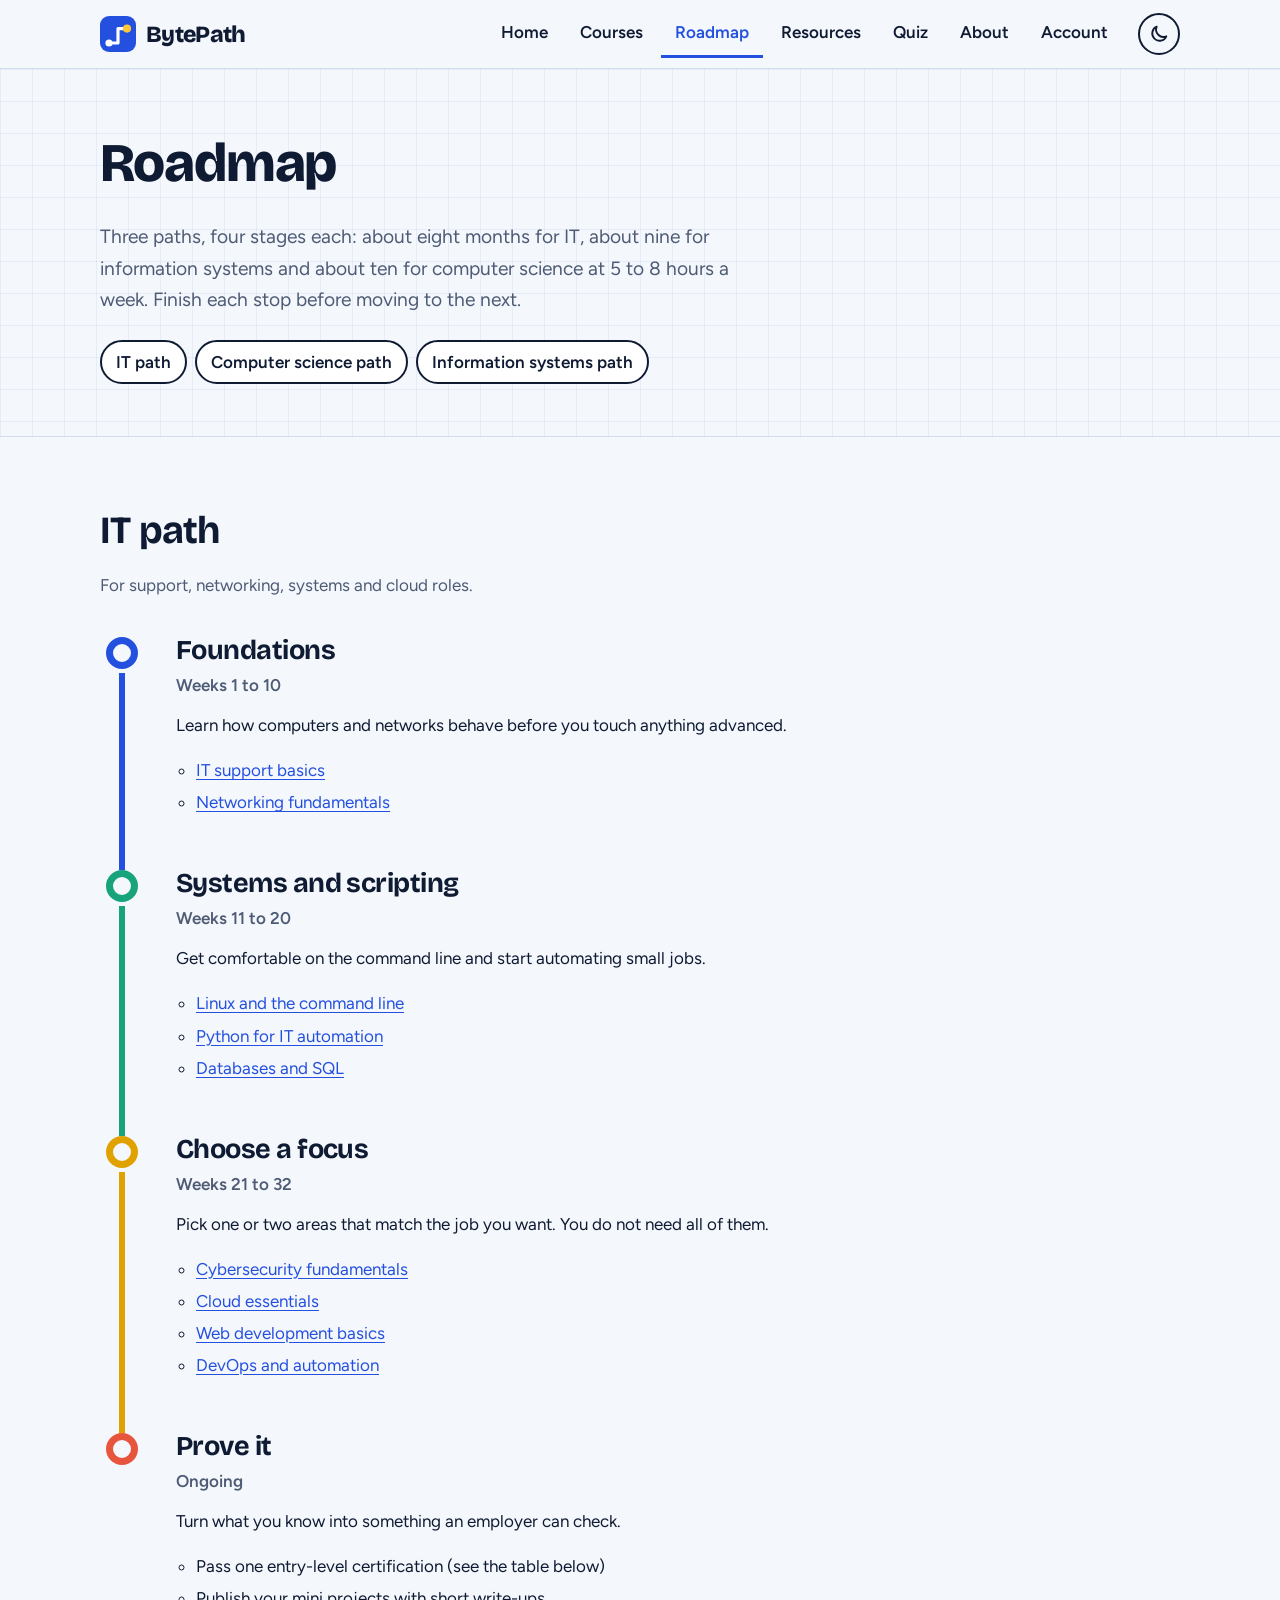
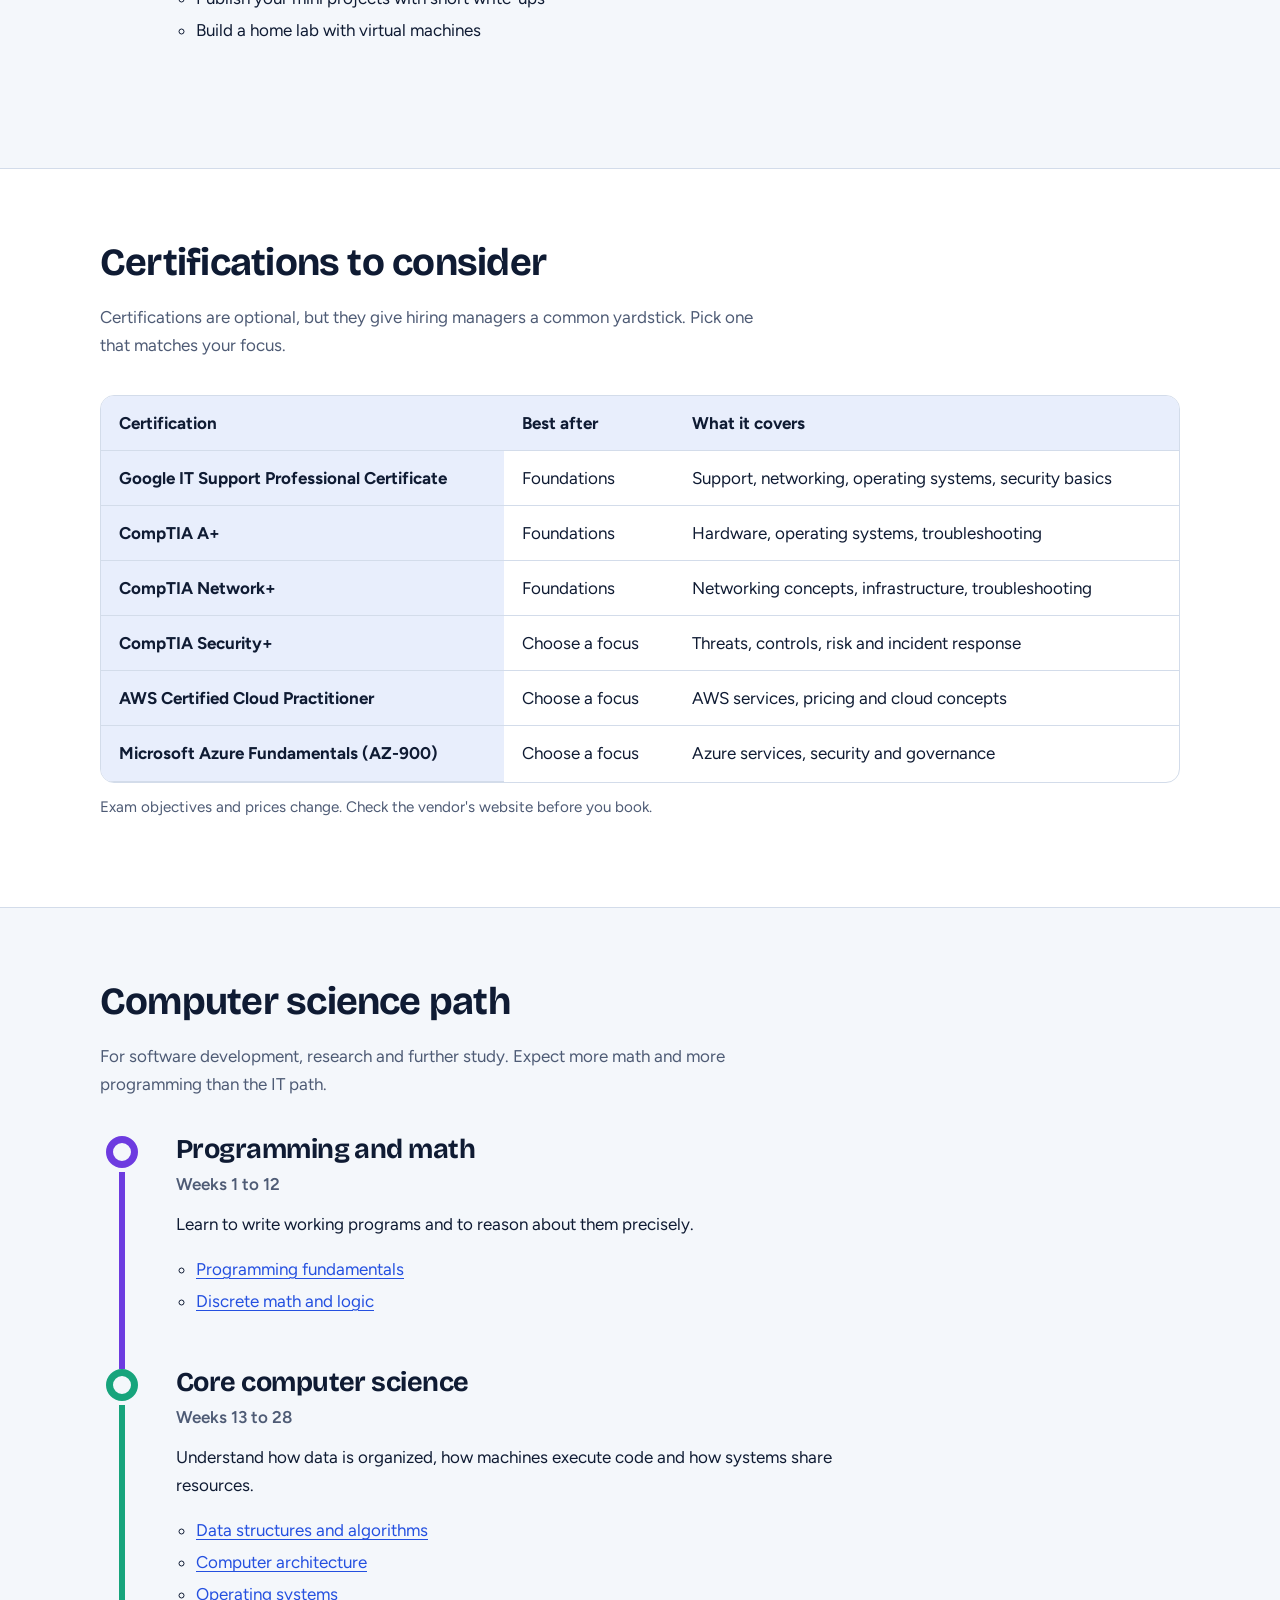
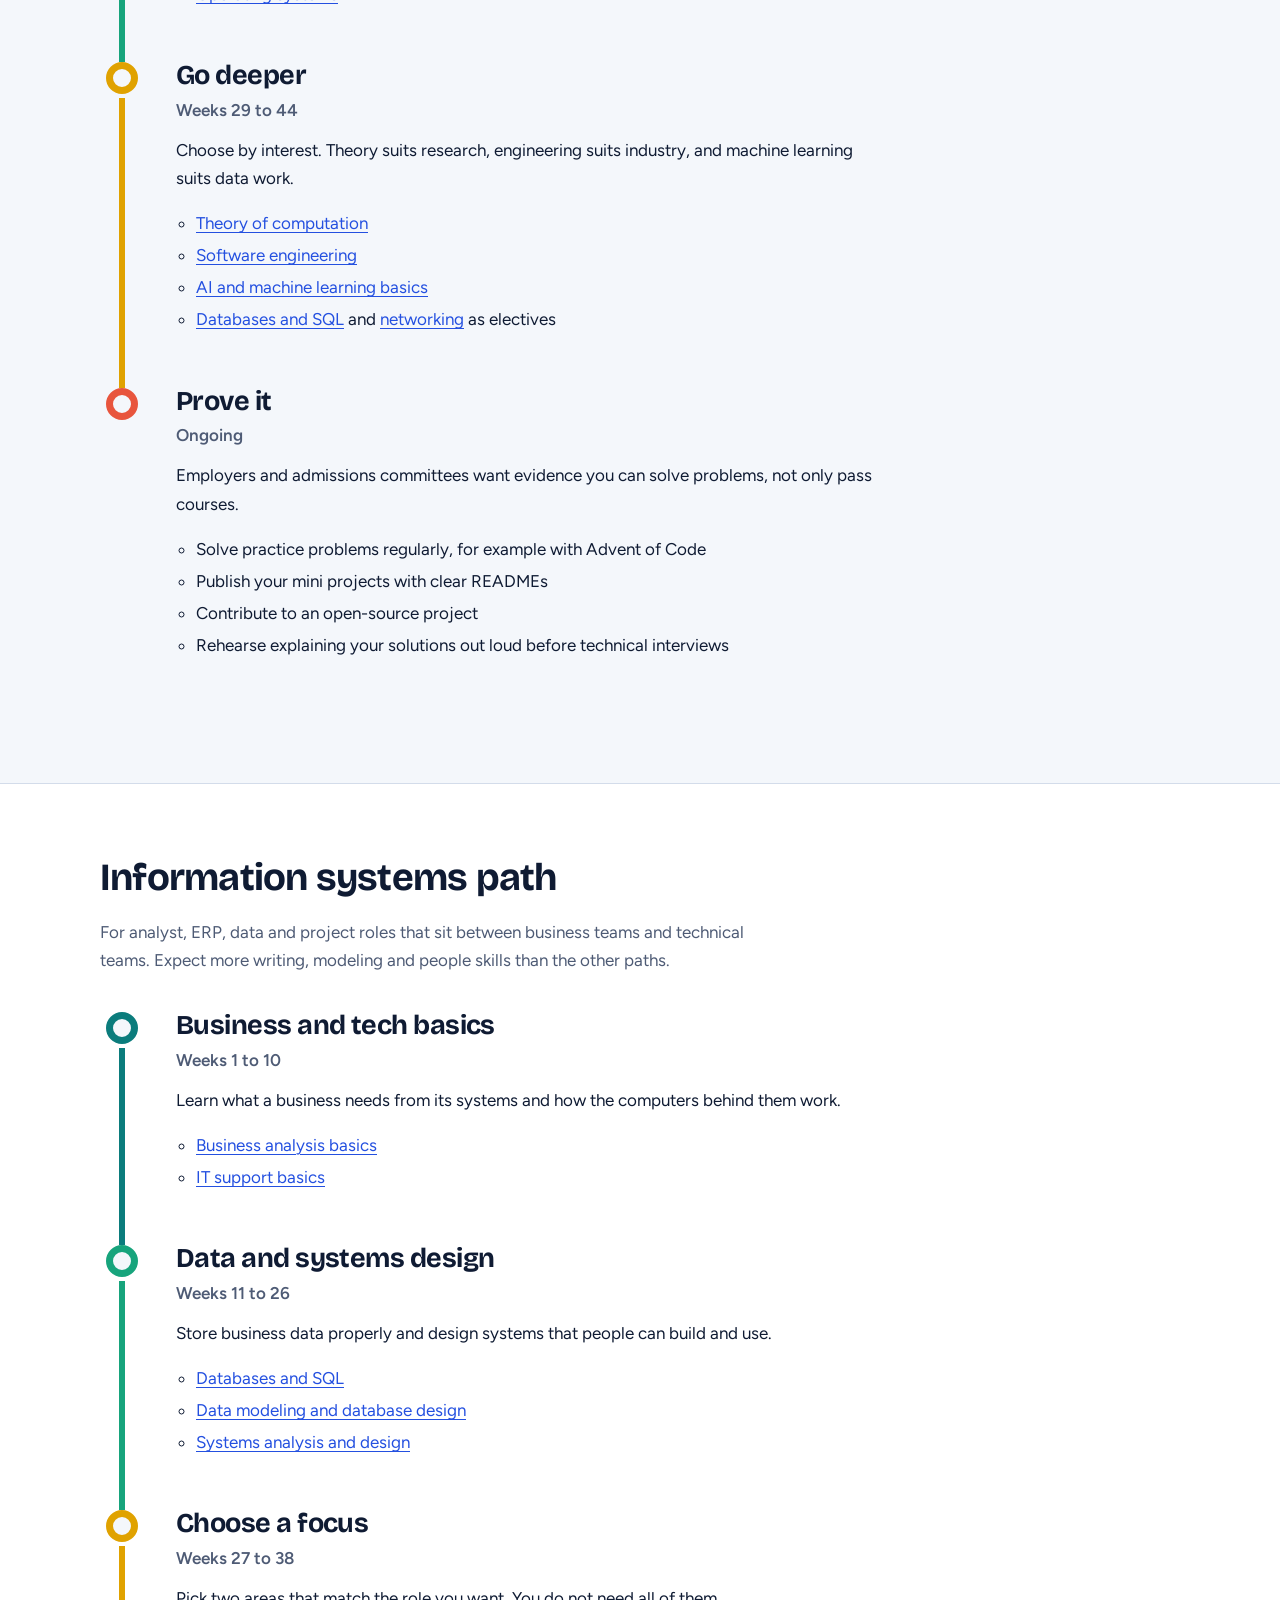
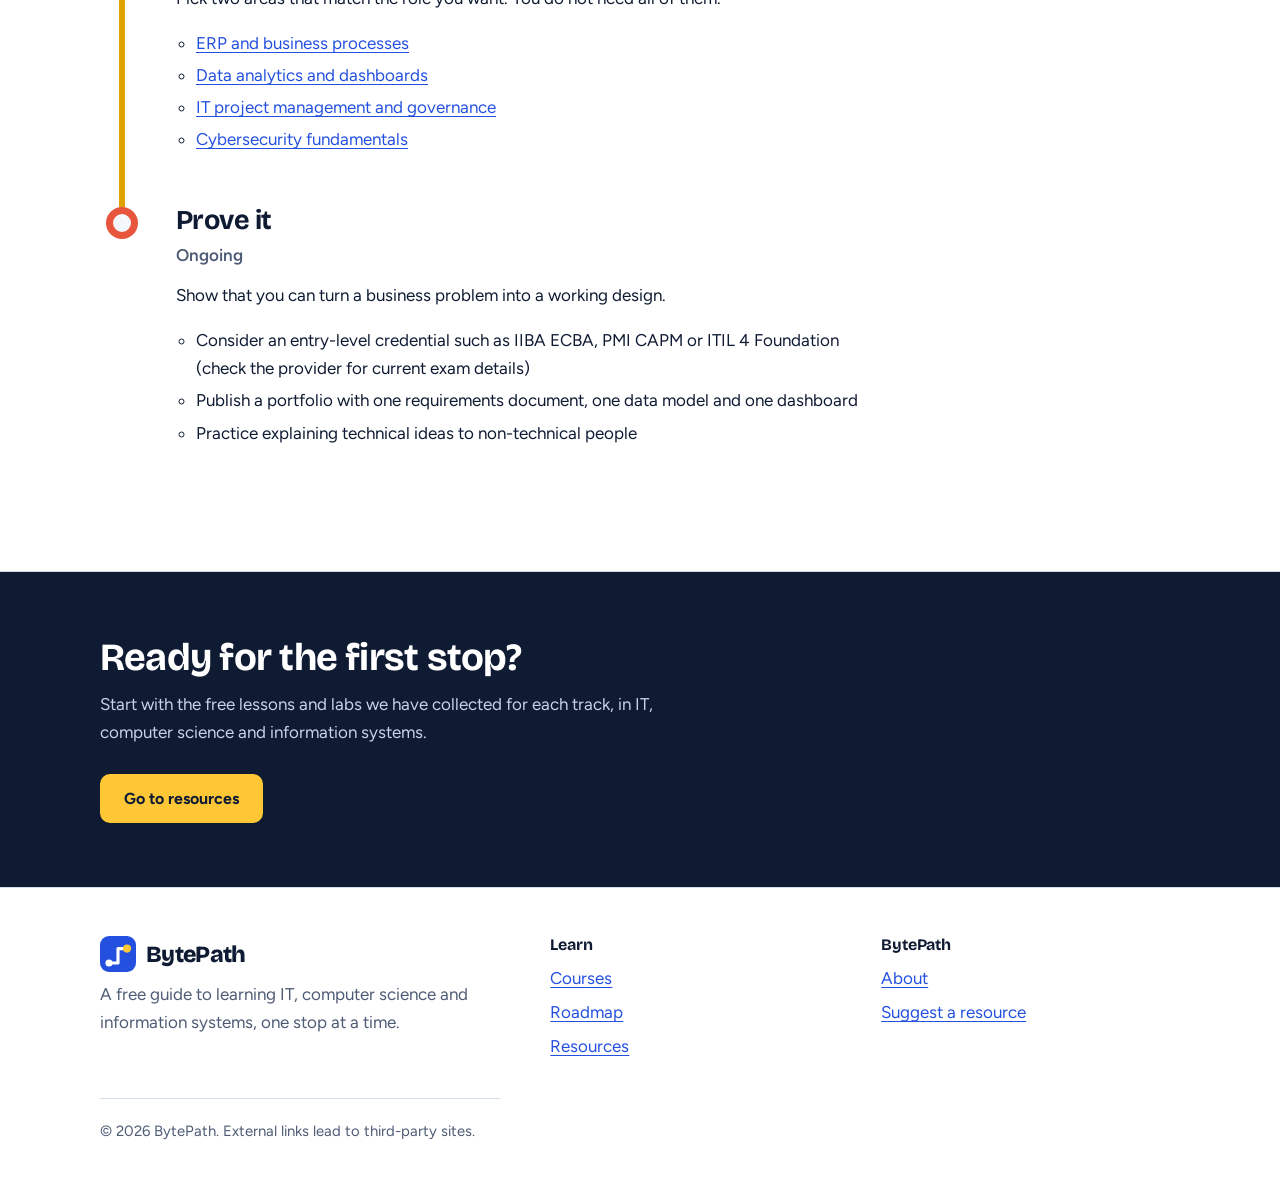
<file: roadmap.html>
<!DOCTYPE html>
<html lang="en">
<head>
  <meta charset="utf-8">
  <meta name="viewport" content="width=device-width, initial-scale=1">
  <meta name="color-scheme" content="light dark">
  <title>Roadmap | BytePath</title>
  <meta name="description" content="Three four-stage learning roadmaps: one for IT, one for computer science and one for information systems.">
  <link rel="icon" href="assets/logo-mark.svg" type="image/svg+xml">
  <link rel="preconnect" href="https://fonts.googleapis.com">
  <link rel="preconnect" href="https://fonts.gstatic.com" crossorigin>
  <link href="https://fonts.googleapis.com/css2?family=Bricolage+Grotesque:opsz,wght@12..96,700;12..96,800&family=Figtree:wght@400;600;700&display=swap" rel="stylesheet">
  <link rel="stylesheet" href="css/style.css">
  <script src="js/theme.js"></script>
</head>
<body>
  <a class="skip" href="#main">Skip to content</a>

  <header class="site-header">
    <div class="wrap bar">
      <a class="brand" href="index.html"><img src="assets/logo-mark.svg" alt="" width="36" height="36"><span>BytePath</span></a>
      <input type="checkbox" id="nav-toggle" class="nav-toggle" aria-label="Open the menu">
      <label for="nav-toggle" class="menu-btn">Menu</label>
      <nav class="main-nav" aria-label="Main">
        <a href="index.html">Home</a>
        <a href="courses.html">Courses</a>
        <a href="roadmap.html" aria-current="page">Roadmap</a>
        <a href="resources.html">Resources</a>
        <a href="quiz.html">Quiz</a>
        <a href="about.html">About</a>
        <a href="account.html">Account</a>
      </nav>
      <button class="theme-toggle" type="button" aria-pressed="false" aria-label="Dark mode" title="Switch between light and dark">
        <svg class="i-moon" viewBox="0 0 24 24" aria-hidden="true"><path d="M20 14.5A8 8 0 0 1 9.5 4 8 8 0 1 0 20 14.5Z"/></svg>
        <svg class="i-sun" viewBox="0 0 24 24" aria-hidden="true"><circle cx="12" cy="12" r="4"/><path d="M12 2v2M12 20v2M2 12h2M20 12h2M4.9 4.9l1.4 1.4M17.7 17.7l1.4 1.4M4.9 19.1l1.4-1.4M17.7 6.3l1.4-1.4"/></svg>
      </button>
    </div>
  </header>

  <main id="main">
    <section class="page-head">
      <div class="wrap">
        <h1>Roadmap</h1>
        <p class="lead">Three paths, four stages each: about eight months for IT, about nine for information systems and about ten for computer science at 5 to 8 hours a week. Finish each stop before moving to the next.</p>
        <ul class="jump" aria-label="Choose a path">
          <li><a href="#it-path">IT path</a></li>
          <li><a href="#cs-path">Computer science path</a></li>
          <li><a href="#is-path">Information systems path</a></li>
        </ul>
      </div>
    </section>

    <section class="section" id="it-path">
      <div class="wrap">
        <div class="section-head">
          <h2>IT path</h2>
          <p>For support, networking, systems and cloud roles.</p>
        </div>
        <ol class="route">
          <li class="stop">
            <h2>Foundations</h2>
            <p class="when">Weeks 1 to 10</p>
            <p>Learn how computers and networks behave before you touch anything advanced.</p>
            <ul>
              <li><a href="courses.html#support">IT support basics</a></li>
              <li><a href="courses.html#networking">Networking fundamentals</a></li>
            </ul>
          </li>
          <li class="stop">
            <h2>Systems and scripting</h2>
            <p class="when">Weeks 11 to 20</p>
            <p>Get comfortable on the command line and start automating small jobs.</p>
            <ul>
              <li><a href="courses.html#linux">Linux and the command line</a></li>
              <li><a href="courses.html#python">Python for IT automation</a></li>
              <li><a href="courses.html#sql">Databases and SQL</a></li>
            </ul>
          </li>
          <li class="stop">
            <h2>Choose a focus</h2>
            <p class="when">Weeks 21 to 32</p>
            <p>Pick one or two areas that match the job you want. You do not need all of them.</p>
            <ul>
              <li><a href="courses.html#security">Cybersecurity fundamentals</a></li>
              <li><a href="courses.html#cloud">Cloud essentials</a></li>
              <li><a href="courses.html#web">Web development basics</a></li>
              <li><a href="courses.html#devops">DevOps and automation</a></li>
            </ul>
          </li>
          <li class="stop">
            <h2>Prove it</h2>
            <p class="when">Ongoing</p>
            <p>Turn what you know into something an employer can check.</p>
            <ul>
              <li>Pass one entry-level certification (see the table below)</li>
              <li>Publish your mini projects with short write-ups</li>
              <li>Build a home lab with virtual machines</li>
            </ul>
          </li>
        </ol>
      </div>
    </section>

    <section class="section section-alt">
      <div class="wrap">
        <div class="section-head">
          <h2>Certifications to consider</h2>
          <p>Certifications are optional, but they give hiring managers a common yardstick. Pick one that matches your focus.</p>
        </div>
        <div class="table-wrap">
          <table>
            <thead>
              <tr><th scope="col">Certification</th><th scope="col">Best after</th><th scope="col">What it covers</th></tr>
            </thead>
            <tbody>
              <tr><th scope="row">Google IT Support Professional Certificate</th><td>Foundations</td><td>Support, networking, operating systems, security basics</td></tr>
              <tr><th scope="row">CompTIA A+</th><td>Foundations</td><td>Hardware, operating systems, troubleshooting</td></tr>
              <tr><th scope="row">CompTIA Network+</th><td>Foundations</td><td>Networking concepts, infrastructure, troubleshooting</td></tr>
              <tr><th scope="row">CompTIA Security+</th><td>Choose a focus</td><td>Threats, controls, risk and incident response</td></tr>
              <tr><th scope="row">AWS Certified Cloud Practitioner</th><td>Choose a focus</td><td>AWS services, pricing and cloud concepts</td></tr>
              <tr><th scope="row">Microsoft Azure Fundamentals (AZ-900)</th><td>Choose a focus</td><td>Azure services, security and governance</td></tr>
            </tbody>
          </table>
        </div>
        <p class="note">Exam objectives and prices change. Check the vendor's website before you book.</p>
      </div>
    </section>

    <section class="section" id="cs-path">
      <div class="wrap">
        <div class="section-head">
          <h2>Computer science path</h2>
          <p>For software development, research and further study. Expect more math and more programming than the IT path.</p>
        </div>
        <ol class="route cs">
          <li class="stop">
            <h2>Programming and math</h2>
            <p class="when">Weeks 1 to 12</p>
            <p>Learn to write working programs and to reason about them precisely.</p>
            <ul>
              <li><a href="courses.html#programming">Programming fundamentals</a></li>
              <li><a href="courses.html#math">Discrete math and logic</a></li>
            </ul>
          </li>
          <li class="stop">
            <h2>Core computer science</h2>
            <p class="when">Weeks 13 to 28</p>
            <p>Understand how data is organized, how machines execute code and how systems share resources.</p>
            <ul>
              <li><a href="courses.html#algorithms">Data structures and algorithms</a></li>
              <li><a href="courses.html#architecture">Computer architecture</a></li>
              <li><a href="courses.html#os">Operating systems</a></li>
            </ul>
          </li>
          <li class="stop">
            <h2>Go deeper</h2>
            <p class="when">Weeks 29 to 44</p>
            <p>Choose by interest. Theory suits research, engineering suits industry, and machine learning suits data work.</p>
            <ul>
              <li><a href="courses.html#theory">Theory of computation</a></li>
              <li><a href="courses.html#engineering">Software engineering</a></li>
              <li><a href="courses.html#ai">AI and machine learning basics</a></li>
              <li><a href="courses.html#sql">Databases and SQL</a> and <a href="courses.html#networking">networking</a> as electives</li>
            </ul>
          </li>
          <li class="stop">
            <h2>Prove it</h2>
            <p class="when">Ongoing</p>
            <p>Employers and admissions committees want evidence you can solve problems, not only pass courses.</p>
            <ul>
              <li>Solve practice problems regularly, for example with Advent of Code</li>
              <li>Publish your mini projects with clear READMEs</li>
              <li>Contribute to an open-source project</li>
              <li>Rehearse explaining your solutions out loud before technical interviews</li>
            </ul>
          </li>
        </ol>
      </div>
    </section>

    <section class="section section-alt" id="is-path">
      <div class="wrap">
        <div class="section-head">
          <h2>Information systems path</h2>
          <p>For analyst, ERP, data and project roles that sit between business teams and technical teams. Expect more writing, modeling and people skills than the other paths.</p>
        </div>
        <ol class="route is">
          <li class="stop">
            <h2>Business and tech basics</h2>
            <p class="when">Weeks 1 to 10</p>
            <p>Learn what a business needs from its systems and how the computers behind them work.</p>
            <ul>
              <li><a href="courses.html#ba">Business analysis basics</a></li>
              <li><a href="courses.html#support">IT support basics</a></li>
            </ul>
          </li>
          <li class="stop">
            <h2>Data and systems design</h2>
            <p class="when">Weeks 11 to 26</p>
            <p>Store business data properly and design systems that people can build and use.</p>
            <ul>
              <li><a href="courses.html#sql">Databases and SQL</a></li>
              <li><a href="courses.html#model">Data modeling and database design</a></li>
              <li><a href="courses.html#sad">Systems analysis and design</a></li>
            </ul>
          </li>
          <li class="stop">
            <h2>Choose a focus</h2>
            <p class="when">Weeks 27 to 38</p>
            <p>Pick two areas that match the role you want. You do not need all of them.</p>
            <ul>
              <li><a href="courses.html#erp">ERP and business processes</a></li>
              <li><a href="courses.html#analytics">Data analytics and dashboards</a></li>
              <li><a href="courses.html#itpm">IT project management and governance</a></li>
              <li><a href="courses.html#security">Cybersecurity fundamentals</a></li>
            </ul>
          </li>
          <li class="stop">
            <h2>Prove it</h2>
            <p class="when">Ongoing</p>
            <p>Show that you can turn a business problem into a working design.</p>
            <ul>
              <li>Consider an entry-level credential such as IIBA ECBA, PMI CAPM or ITIL 4 Foundation (check the provider for current exam details)</li>
              <li>Publish a portfolio with one requirements document, one data model and one dashboard</li>
              <li>Practice explaining technical ideas to non-technical people</li>
            </ul>
          </li>
        </ol>
      </div>
    </section>

    <section class="band">
      <div class="wrap">
        <h2>Ready for the first stop?</h2>
        <p>Start with the free lessons and labs we have collected for each track, in IT, computer science and information systems.</p>
        <div class="actions">
          <a class="btn btn-sun" href="resources.html">Go to resources</a>
        </div>
      </div>
    </section>
  </main>

  <footer class="site-footer">
    <div class="wrap">
      <div class="foot-grid">
        <div>
          <a class="brand" href="index.html"><img src="assets/logo-mark.svg" alt="" width="36" height="36"><span>BytePath</span></a>
          <p>A free guide to learning IT, computer science and information systems, one stop at a time.</p>
        </div>
        <div>
          <h3>Learn</h3>
          <ul>
            <li><a href="courses.html">Courses</a></li>
            <li><a href="roadmap.html">Roadmap</a></li>
            <li><a href="resources.html">Resources</a></li>
          </ul>
        </div>
        <div>
          <h3>BytePath</h3>
          <ul>
            <li><a href="about.html">About</a></li>
            <li><a href="about.html#contact">Suggest a resource</a></li>
          </ul>
        </div>
      </div>
      <p class="copy">&copy; 2026 BytePath. External links lead to third-party sites.</p>
    </div>
  </footer>
</body>
</html>
</file>
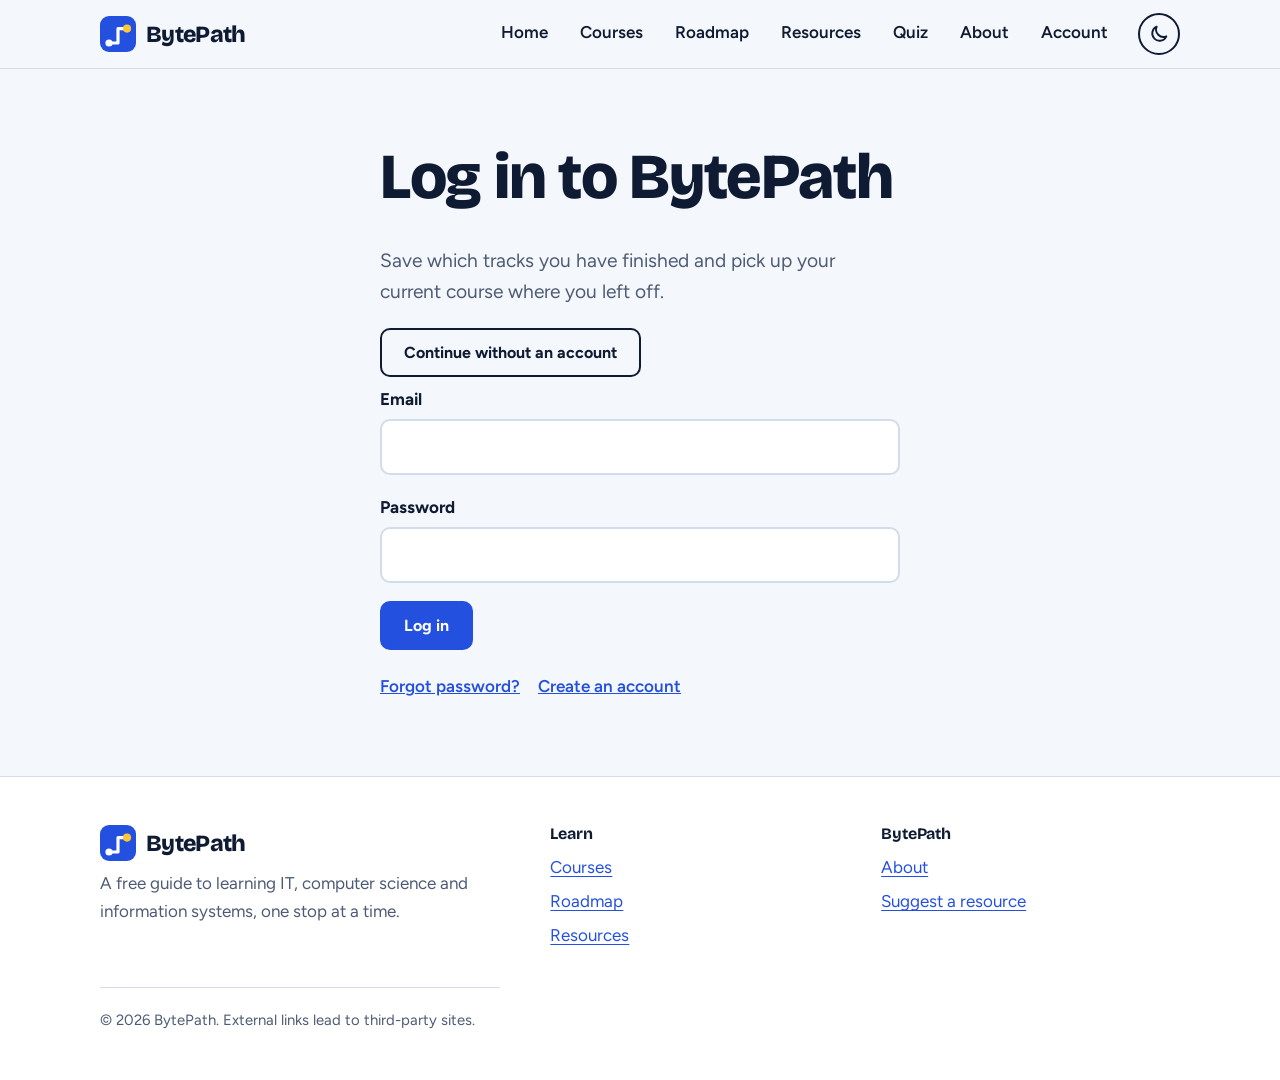
<file: settings.html>
<!DOCTYPE html>
<html lang="en">
<head>
  <meta charset="utf-8">
  <meta name="viewport" content="width=device-width, initial-scale=1">
  <meta name="color-scheme" content="light dark">
  <title>Account settings | BytePath</title>
  <meta name="description" content="Security settings for your BytePath account.">
  <meta name="robots" content="noindex">
  <link rel="icon" href="assets/logo-mark.svg" type="image/svg+xml">
  <link rel="preconnect" href="https://fonts.googleapis.com">
  <link rel="preconnect" href="https://fonts.gstatic.com" crossorigin>
  <link href="https://fonts.googleapis.com/css2?family=Bricolage+Grotesque:opsz,wght@12..96,700;12..96,800&family=Figtree:wght@400;600;700&display=swap" rel="stylesheet">
  <link rel="stylesheet" href="css/style.css">
  <script src="js/theme.js"></script>
</head>
<body data-page="settings">
  <a class="skip" href="#main">Skip to content</a>

  <header class="site-header">
    <div class="wrap bar">
      <a class="brand" href="index.html"><img src="assets/logo-mark.svg" alt="" width="36" height="36"><span>BytePath</span></a>
      <input type="checkbox" id="nav-toggle" class="nav-toggle" aria-label="Open the menu">
      <label for="nav-toggle" class="menu-btn">Menu</label>
      <nav class="main-nav" aria-label="Main">
        <a href="index.html">Home</a>
        <a href="courses.html">Courses</a>
        <a href="roadmap.html">Roadmap</a>
        <a href="resources.html">Resources</a>
        <a href="quiz.html">Quiz</a>
        <a href="about.html">About</a>
        <a href="account.html" aria-current="page">Account</a>
      </nav>
      <button class="theme-toggle" type="button" aria-pressed="false" aria-label="Dark mode" title="Switch between light and dark">
        <svg class="i-moon" viewBox="0 0 24 24" aria-hidden="true"><path d="M20 14.5A8 8 0 0 1 9.5 4 8 8 0 1 0 20 14.5Z"/></svg>
        <svg class="i-sun" viewBox="0 0 24 24" aria-hidden="true"><circle cx="12" cy="12" r="4"/><path d="M12 2v2M12 20v2M2 12h2M20 12h2M4.9 4.9l1.4 1.4M17.7 17.7l1.4 1.4M4.9 19.1l1.4-1.4M17.7 6.3l1.4-1.4"/></svg>
      </button>
    </div>
  </header>

  <main id="main">
    <section class="section">
      <div class="wrap auth wide">
        <h1>Account settings</h1>
        <p id="msg" class="form-status" role="status" aria-live="polite"></p>
        <div id="app" hidden>
          <p class="lead">Signed in as <strong id="who"></strong></p>

          <section class="panel" aria-labelledby="h-mfa">
            <h2 id="h-mfa">Two-factor login</h2>
            <p id="mfa-msg" class="form-status" role="status" aria-live="polite"></p>
            <div id="mfa-off" hidden>
              <p>Add a one-time code from an authenticator app (Aegis, 1Password, Google Authenticator) so a stolen password is not enough.</p>
              <button class="btn" id="mfa-start" type="button">Set up two-factor</button>
            </div>
            <div id="mfa-on" hidden>
              <p>Two-factor login is <strong>on</strong>.</p>
              <button class="btn btn-ghost" id="mfa-disable" type="button">Turn off</button>
            </div>
            <div id="mfa-setup" hidden>
              <p>Scan this code with your app, or type the key by hand.</p>
              <img id="qr" class="qr" alt="QR code for your authenticator app" width="180" height="180">
              <p><code id="secret"></code></p>
              <form class="form" id="mfa-verify">
                <div><label for="mfa-code">Enter the 6-digit code to confirm</label><input id="mfa-code" type="text" inputmode="numeric" pattern="[0-9]{6}" maxlength="6" autocomplete="one-time-code" required></div>
                <button class="btn" type="submit">Turn on</button>
              </form>
            </div>
          </section>

          <section class="panel" aria-labelledby="h-pw">
            <h2 id="h-pw">Change password</h2>
            <p id="pw-msg" class="form-status" role="status" aria-live="polite"></p>
            <form class="form" id="pw-form">
              <div><label for="new-pw">New password</label><input id="new-pw" type="password" autocomplete="new-password" required minlength="12" maxlength="72"></div>
              <div><label for="new-pw2">Repeat new password</label><input id="new-pw2" type="password" autocomplete="new-password" required minlength="12" maxlength="72"></div>
              <button class="btn" type="submit">Change password</button>
            </form>
          </section>

          <div class="actions">
            <button class="btn btn-ghost" id="logout" type="button">Log out</button>
            <button class="btn btn-ghost" id="logout-all" type="button">Log out on all devices</button>
          </div>
          <p><a href="account.html">&larr; Back to my courses</a></p>
        </div>
      </div>
    </section>
  </main>

  <footer class="site-footer">
    <div class="wrap">
      <div class="foot-grid">
        <div>
          <a class="brand" href="index.html"><img src="assets/logo-mark.svg" alt="" width="36" height="36"><span>BytePath</span></a>
          <p>A free guide to learning IT, computer science and information systems, one stop at a time.</p>
        </div>
        <div>
          <h3>Learn</h3>
          <ul>
            <li><a href="courses.html">Courses</a></li>
            <li><a href="roadmap.html">Roadmap</a></li>
            <li><a href="resources.html">Resources</a></li>
          </ul>
        </div>
        <div>
          <h3>BytePath</h3>
          <ul>
            <li><a href="about.html">About</a></li>
            <li><a href="about.html#contact">Suggest a resource</a></li>
          </ul>
        </div>
      </div>
      <p class="copy">&copy; 2026 BytePath. External links lead to third-party sites.</p>
    </div>
  </footer>
  <script src="js/config.js"></script>
  <script src="js/vendor/supabase.js"></script>
  <script src="js/auth.js"></script>
</body>
</html>
</file>
<file: css/style.css>
/* BytePath - shared styles. Colors live in variables so the light and dark themes can swap them (see the end of this file). */

:root {
  color-scheme: light;
  --paper: #F4F7FB;
  --card: #FFFFFF;
  --ink: #0F1B33;
  --muted: #4E5B75;
  --line: #D3DCEA;
  --blue: #2450E0;
  --blue-deep: #183590;
  --blue-tint: #E8EEFC;
  --link: #2450E0;
  --link-hover: #183590;
  --on-ink: #FFFFFF;
  --band-bg: #0F1B33;
  --grid: rgba(36, 80, 224, 0.07);
  --icon-tile: #E8EEFC;
  --icon-tile-cs: #EFE9FD;
  --icon-tile-is: #E0F4F2;
  --tag-beg-bg: #DDF4EC; --tag-beg-fg: #0B6148;
  --tag-int-bg: #FFF0C2; --tag-int-fg: #6F5100;
  --tag-adv-bg: #FFE0DA; --tag-adv-fg: #98281A;
  --subj-it-bg: #EEF3FE; --subj-it-line: #B9CBF7; --subj-it-fg: #183590;
  --subj-cs-bg: #F5F0FE; --subj-cs-line: #CDB9F7; --subj-cs-fg: #5B2BC4;
  --subj-is-bg: #E9F7F5; --subj-is-line: #A8DAD5; --subj-is-fg: #086060;
  --mint: #17A47C;
  --sun: #FFC736;
  --coral: #E8553D;
  --radius: 14px;
  --head: "Bricolage Grotesque", "Trebuchet MS", system-ui, sans-serif;
  --body: "Figtree", "Segoe UI", system-ui, sans-serif;
}

*, *::before, *::after { box-sizing: border-box; }

@media (prefers-reduced-motion: no-preference) {
  html { scroll-behavior: smooth; }
}

body {
  margin: 0;
  background: var(--paper);
  color: var(--ink);
  font: 400 1.0625rem/1.65 var(--body);
  -webkit-font-smoothing: antialiased;
}

img { max-width: 100%; height: auto; display: block; }

h1, h2, h3 {
  font-family: var(--head);
  line-height: 1.12;
  letter-spacing: -0.02em;
  margin: 0 0 0.5em;
}
h1 { font-size: clamp(2.4rem, 5.2vw, 4rem); font-weight: 800; }
h2 { font-size: clamp(1.7rem, 3.2vw, 2.4rem); font-weight: 700; }
h3 { font-size: 1.3rem; font-weight: 700; letter-spacing: -0.01em; }

p { margin: 0 0 1em; }
a { color: var(--link); text-underline-offset: 3px; }
a:hover { color: var(--link-hover); }

:focus-visible {
  outline: 3px solid var(--link);
  outline-offset: 3px;
  border-radius: 4px;
}

.wrap { max-width: 1120px; margin: 0 auto; padding: 0 20px; }
.lead { font-size: 1.2rem; color: var(--muted); max-width: 54ch; }

.skip {
  position: absolute; left: -999px; top: 8px;
  background: var(--band-bg); color: #fff; padding: 8px 14px; border-radius: 8px; z-index: 50;
}
.skip:focus { left: 8px; }

/* ---------- Header ---------- */
.site-header {
  background: var(--paper);
  border-bottom: 1px solid var(--line);
  position: sticky; top: 0; z-index: 20;
}
.bar { display: flex; align-items: center; justify-content: space-between; min-height: 68px; gap: 16px; }
.brand {
  display: inline-flex; align-items: center; gap: 10px;
  font: 800 1.45rem var(--head); letter-spacing: -0.03em;
  color: var(--ink); text-decoration: none;
}
.brand:hover { color: var(--ink); }
.brand img { width: 36px; height: 36px; }

.main-nav { display: flex; gap: 4px; margin-left: auto; }
.main-nav a {
  color: var(--ink); text-decoration: none; font-weight: 600;
  padding: 8px 14px; border-radius: 8px; border-bottom: 3px solid transparent; border-radius: 8px 8px 0 0;
}
.main-nav a:hover { background: var(--blue-tint); color: var(--ink); }
.main-nav a[aria-current="page"] { border-bottom-color: var(--blue); color: var(--link); }

.nav-toggle { position: absolute; opacity: 0; pointer-events: none; }
.menu-btn {
  display: none; cursor: pointer; font-weight: 700;
  border: 2px solid var(--ink); border-radius: 10px; padding: 6px 14px;
}
.nav-toggle:focus-visible + .menu-btn { outline: 3px solid var(--link); outline-offset: 3px; }

/* ---------- Buttons ---------- */
.btn {
  display: inline-block; font: 700 1rem var(--body);
  padding: 13px 22px; border-radius: 10px; text-decoration: none;
  background: var(--blue); color: #fff; border: 2px solid var(--blue);
}
.btn:hover { background: var(--blue-deep); border-color: var(--blue-deep); color: #fff; }
.btn-ghost { background: transparent; color: var(--ink); border-color: var(--ink); }
.btn-ghost:hover { background: var(--ink); border-color: var(--ink); color: var(--on-ink); }
.btn-sun { background: var(--sun); border-color: var(--sun); color: #0F1B33; }
.btn-sun:hover { background: #fff; border-color: #fff; color: #0F1B33; }
.actions { display: flex; flex-wrap: wrap; gap: 12px; margin-top: 28px; }

/* ---------- Hero and page headers ---------- */
.hero, .page-head {
  background-image:
    linear-gradient(var(--grid) 1px, transparent 1px),
    linear-gradient(90deg, var(--grid) 1px, transparent 1px);
  background-size: 32px 32px;
  border-bottom: 1px solid var(--line);
}
.hero { padding: 72px 0 80px; }
.hero-grid { display: grid; grid-template-columns: 1.05fr 0.95fr; gap: 48px; align-items: center; }
.hero-art img {
  width: 100%; border: 2px solid var(--ink); border-radius: 18px; background: var(--card);
}
.page-head { padding: 64px 0 52px; }
.page-head h1 { font-size: clamp(2.2rem, 4.6vw, 3.4rem); }

/* ---------- Sections ---------- */
.section { padding: 72px 0; }
.section-alt { background: var(--card); border-top: 1px solid var(--line); border-bottom: 1px solid var(--line); }
.section-head { max-width: 62ch; margin-bottom: 36px; }
.section-head p { color: var(--muted); margin: 0; }

/* ---------- Cards ---------- */
.cards { display: grid; grid-template-columns: repeat(auto-fit, minmax(240px, 1fr)); gap: 20px; }
.card {
  background: var(--card); border: 1px solid var(--line); border-radius: var(--radius);
  padding: 24px; display: flex; flex-direction: column;
}
.card p { color: var(--muted); }
.card .more { margin-top: auto; font-weight: 700; }
.icon {
  width: 56px; height: 56px; padding: 7px; margin-bottom: 16px;
  background: var(--icon-tile); border-radius: 12px;
}
.more-link { margin-top: 28px; font-weight: 700; }

.audience { display: grid; grid-template-columns: repeat(auto-fit, minmax(240px, 1fr)); gap: 32px; }
.audience h3 { border-left: 6px solid var(--blue); padding-left: 12px; }
.audience div:nth-child(2) h3 { border-left-color: var(--mint); }
.audience div:nth-child(3) h3 { border-left-color: var(--sun); }
.audience p { color: var(--muted); }

/* ---------- Steps (a real sequence, so numbered) ---------- */
.steps { list-style: none; counter-reset: step; padding: 0; margin: 0; display: grid; grid-template-columns: repeat(3, 1fr); gap: 28px; }
.steps li { counter-increment: step; position: relative; padding-top: 64px; }
.steps li::before {
  content: counter(step);
  position: absolute; top: 0; left: 0;
  width: 46px; height: 46px; border-radius: 50%;
  background: var(--band-bg); color: #fff;
  display: grid; place-items: center; font: 800 1.25rem var(--head);
}
.steps p { color: var(--muted); margin: 0; }

/* ---------- Call-out band ---------- */
.band { background: var(--band-bg); color: #fff; padding: 64px 0; }
.band h2 { margin-bottom: 0.3em; }
.band p { color: #C9D3E8; max-width: 56ch; }

/* ---------- Tags ---------- */
.meta { display: flex; flex-wrap: wrap; align-items: center; gap: 10px; margin: 0 0 12px; color: var(--muted); font-size: 0.95rem; }
.tag { display: inline-block; padding: 2px 10px; border-radius: 999px; font-weight: 700; font-size: 0.85rem; }
.tag.beginner { background: var(--tag-beg-bg); color: var(--tag-beg-fg); }
.tag.intermediate { background: var(--tag-int-bg); color: var(--tag-int-fg); }
.tag.advanced { background: var(--tag-adv-bg); color: var(--tag-adv-fg); }

/* ---------- Courses (CSS-only filter) ---------- */
.filterable > input { position: absolute; opacity: 0; pointer-events: none; }
.filterable > label {
  display: inline-block; cursor: pointer; font-weight: 700;
  padding: 8px 18px; margin: 0 8px 12px 0;
  border: 2px solid var(--ink); border-radius: 999px; background: var(--card);
}
.filterable > input:checked + label { background: var(--ink); color: var(--on-ink); }
.filterable > input:focus-visible + label { outline: 3px solid var(--link); outline-offset: 3px; }
.course-grid { display: grid; grid-template-columns: repeat(auto-fill, minmax(320px, 1fr)); gap: 20px; margin-top: 12px; }
.course ul { margin: 0 0 16px; padding-left: 20px; color: var(--muted); }
.course .project { font-size: 0.97rem; border-top: 1px solid var(--line); padding-top: 14px; margin-bottom: 16px; color: var(--ink); }

#f-beg:checked ~ .course-grid .course:not([data-level="beginner"]),
#f-int:checked ~ .course-grid .course:not([data-level="intermediate"]),
#f-adv:checked ~ .course-grid .course:not([data-level="advanced"]) { display: none; }

/* ---------- Roadmap (route line) ---------- */
.route { list-style: none; margin: 0; padding: 0; max-width: 780px; }
.stop { --c: var(--blue); position: relative; padding: 0 0 48px 76px; }
.stop::before {
  content: ""; position: absolute; left: 6px; top: 2px;
  width: 32px; height: 32px; border-radius: 50%;
  background: var(--paper); border: 7px solid var(--c);
}
.stop::after {
  content: ""; position: absolute; left: 19px; top: 38px; bottom: -2px;
  width: 6px; background: var(--c);
}
.stop:last-child::after { display: none; }
.stop:nth-child(2) { --c: var(--mint); }
.stop:nth-child(3) { --c: #E0A200; }
.stop:nth-child(4) { --c: var(--coral); }
.stop h2 { font-size: 1.7rem; margin-bottom: 0.2em; }
.stop .when { color: var(--muted); font-weight: 600; margin-bottom: 12px; }
.stop ul { margin: 0 0 0; padding-left: 20px; }
.stop li { margin-bottom: 4px; }

/* ---------- Tables ---------- */
.table-wrap { overflow-x: auto; border: 1px solid var(--line); border-radius: var(--radius); background: var(--card); }
table { border-collapse: collapse; width: 100%; min-width: 560px; }
th, td { text-align: left; padding: 13px 18px; border-bottom: 1px solid var(--line); vertical-align: top; }
th { background: var(--blue-tint); font-weight: 700; }
tr:last-child td { border-bottom: 0; }
code, kbd {
  font-family: ui-monospace, "Cascadia Code", Menlo, Consolas, monospace;
  font-size: 0.92em; background: var(--blue-tint); padding: 2px 6px; border-radius: 6px;
}
.note { color: var(--muted); font-size: 0.95rem; margin-top: 12px; }

/* ---------- Resources ---------- */
.res-group { padding: 36px 0; border-top: 1px solid var(--line); scroll-margin-top: 80px; }
.res-group:first-of-type { border-top: 0; }
.res-group h2 { font-size: 1.6rem; display: flex; align-items: center; gap: 14px; }
.res-group h2 img { width: 44px; height: 44px; padding: 5px; background: var(--icon-tile); border-radius: 10px; }
.res-list { display: grid; grid-template-columns: repeat(auto-fit, minmax(260px, 1fr)); gap: 16px; list-style: none; padding: 0; margin: 0; }
.res-list a {
  display: block; height: 100%; padding: 18px 20px; text-decoration: none; color: var(--ink);
  background: var(--card); border: 1px solid var(--line); border-radius: 12px;
}
.res-list a:hover { border-color: var(--link); }
.res-list strong { display: block; color: var(--link); font-weight: 700; }
.res-list span { color: var(--muted); font-size: 0.97rem; }

.jump { display: flex; flex-wrap: wrap; gap: 8px; margin: 24px 0 0; padding: 0; list-style: none; }
.jump a {
  display: inline-block; padding: 6px 14px; border: 2px solid var(--ink); border-radius: 999px;
  color: var(--ink); text-decoration: none; font-weight: 600; background: var(--card);
}
.jump a:hover { background: var(--ink); color: var(--on-ink); }

/* ---------- FAQ ---------- */
.faq { max-width: 760px; }
.faq details { border-bottom: 1px solid var(--line); }
.faq summary {
  cursor: pointer; list-style: none; padding: 18px 40px 18px 0; font-weight: 700; position: relative;
}
.faq summary::-webkit-details-marker { display: none; }
.faq summary::after {
  content: "+"; position: absolute; right: 6px; top: 50%; transform: translateY(-50%);
  font: 700 1.6rem var(--head); color: var(--link);
}
.faq details[open] summary::after { content: "\2212"; }
.faq details p { color: var(--muted); padding-right: 40px; }

/* ---------- Form ---------- */
.form { max-width: 560px; display: grid; gap: 18px; }
.form label { font-weight: 700; display: block; margin-bottom: 6px; }
.form input, .form select, .form textarea {
  width: 100%; font: inherit; color: inherit; padding: 12px 14px;
  background: var(--card); border: 2px solid var(--line); border-radius: 10px;
}
.form input:focus, .form select:focus, .form textarea:focus { outline: none; border-color: var(--blue); }
.form textarea { min-height: 140px; resize: vertical; }
.form button { justify-self: start; cursor: pointer; }

.two-col { display: grid; grid-template-columns: 1fr 1fr; gap: 56px; align-items: start; }
.principles { padding-left: 20px; }
.principles li { margin-bottom: 10px; }

/* ---------- Footer ---------- */
.site-footer { background: var(--card); border-top: 1px solid var(--line); padding: 48px 0 32px; }
.foot-grid { display: grid; grid-template-columns: 1.4fr 1fr 1fr; gap: 32px; }
.site-footer h3 { font-size: 1rem; margin-bottom: 10px; }
.site-footer ul { list-style: none; padding: 0; margin: 0; }
.site-footer li { margin-bottom: 6px; }
.site-footer p { color: var(--muted); max-width: 40ch; }
.copy { margin-top: 32px; padding-top: 20px; border-top: 1px solid var(--line); color: var(--muted); font-size: 0.93rem; }

/* ---------- Responsive ---------- */
@media (max-width: 860px) {
  .hero { padding: 48px 0 56px; }
  .hero-grid, .two-col, .foot-grid { grid-template-columns: 1fr; }
  .hero-grid { gap: 32px; }
  .steps { grid-template-columns: 1fr; }
  .two-col { gap: 40px; }
  .section { padding: 52px 0; }

  .menu-btn { display: inline-block; order: 3; margin-left: auto; }
  html.js .menu-btn { margin-left: 0; }
  .theme-toggle { order: 2; margin-left: auto; }
  .main-nav {
    display: none; position: absolute; left: 0; right: 0; top: 100%;
    flex-direction: column; background: var(--paper);
    border-bottom: 1px solid var(--line); padding: 8px 20px 16px;
  }
  .nav-toggle:checked ~ .main-nav { display: flex; }
  .main-nav a { border-bottom: 0; border-left: 4px solid transparent; border-radius: 8px; }
  .main-nav a[aria-current="page"] { border-left-color: var(--blue); }
}

@media (max-width: 420px) {
  .course-grid { grid-template-columns: 1fr; }
  .stop { padding-left: 60px; }
}

/* ---------- Computer science additions ---------- */
:root {
  --violet: #6D3BE0;
  --violet-deep: #5B2BC4;
  --violet-tint: #EFE9FD;
  --violet-text: #5B2BC4;
}

.icon.cs, .res-group h2 img.cs { background: var(--icon-tile-cs); }

.tag.subj { font-weight: 600; border: 1px solid transparent; }
.tag.subj.it { background: var(--subj-it-bg); border-color: var(--subj-it-line); color: var(--subj-it-fg); }
.tag.subj.cs { background: var(--subj-cs-bg); border-color: var(--subj-cs-line); color: var(--subj-cs-fg); }

.filter-label { margin: 0 0 8px; font-weight: 700; color: var(--muted); font-size: 0.95rem; }

#s-it:checked ~ .course-grid .course:not([data-subject~="it"]),
#s-cs:checked ~ .course-grid .course:not([data-subject~="cs"]) { display: none; }

/* home: subject choice */
.subjects { display: grid; grid-template-columns: repeat(3, minmax(0, 1fr)); gap: 24px; }
.subject {
  background: var(--card); border: 1px solid var(--line); border-top: 8px solid var(--blue);
  border-radius: var(--radius); padding: 28px; display: flex; flex-direction: column;
}
.subject.cs { border-top-color: var(--violet); }
.subject > p { color: var(--muted); }
.starter { list-style: none; margin: 4px 0 24px; padding: 0; }
.starter li {
  display: flex; justify-content: space-between; gap: 16px;
  padding: 10px 0; border-bottom: 1px solid var(--line);
}
.starter a { font-weight: 700; }
.subject.cs .starter a { color: var(--violet-text); }
.starter span { color: var(--muted); white-space: nowrap; }
.subject .btn { align-self: flex-start; margin-top: auto; }
.subject.cs .btn { background: var(--violet); border-color: var(--violet); }
.subject.cs .btn:hover { background: var(--violet-deep); border-color: var(--violet-deep); }

/* resources: subject headings */
.subject-title { font-size: 1.1rem; font-weight: 800; color: var(--muted); letter-spacing: 0; margin: 0 0 8px; }
.subject-title.second { margin-top: 40px; }

/* roadmap: computer science route uses violet first */
.route.cs .stop:nth-child(1) { --c: var(--violet); }

@media (max-width: 1020px) {
  .subjects { grid-template-columns: 1fr; }
}

/* ---------- Information systems additions (teal) ---------- */
:root {
  --teal: #0B7C7C;
  --teal-deep: #086060;
  --teal-text: #086060;
}

.icon.is, .res-group h2 img.is { background: var(--icon-tile-is); }
.tag.subj.is { background: var(--subj-is-bg); border-color: var(--subj-is-line); color: var(--subj-is-fg); }

#s-is:checked ~ .course-grid .course:not([data-subject~="is"]) { display: none; }

.subject.is { border-top-color: var(--teal); }
.subject.is .starter a { color: var(--teal-text); }
.subject.is .btn { background: var(--teal); border-color: var(--teal); }
.subject.is .btn:hover { background: var(--teal-deep); border-color: var(--teal-deep); }

.route.is .stop:nth-child(1) { --c: var(--teal); }

/* ---------- Theme toggle (needs js/theme.js, hidden without it) ---------- */
.theme-toggle {
  display: none; align-items: center; justify-content: center;
  width: 42px; height: 42px; padding: 0; cursor: pointer;
  background: transparent; color: var(--ink);
  border: 2px solid var(--ink); border-radius: 50%;
}
html.js .theme-toggle { display: inline-flex; }
.theme-toggle:hover { background: var(--blue-tint); }
.theme-toggle:focus-visible { border-radius: 50%; }
.theme-toggle svg {
  width: 22px; height: 22px; fill: none; stroke: currentColor;
  stroke-width: 2; stroke-linecap: round; stroke-linejoin: round;
}
:root[data-theme="dark"] .theme-toggle .i-moon { display: none; }
:root:not([data-theme="dark"]) .theme-toggle .i-sun { display: none; }

/* ---------- Dark theme ----------
   1. Follows the device setting automatically (works without JavaScript).
   2. js/theme.js sets data-theme="light" or "dark" when the visitor uses the toggle. */
.hero-art .map-dark { display: none; }

@media (prefers-color-scheme: dark) {
  :root:not([data-theme="light"]) {
    color-scheme: dark;
    --paper: #0D1424;
    --card: #141D33;
    --ink: #E8EEFA;
    --muted: #A3B1CC;
    --line: #2A3652;
    --blue: #3A64F0;
    --blue-deep: #2B4FD0;
    --blue-tint: #1B2A52;
    --link: #8FAEFF;
    --link-hover: #BDD0FF;
    --on-ink: #0D1424;
    --band-bg: #1F2D52;
    --grid: rgba(143, 174, 255, 0.07);
    --tag-beg-bg: #12382F; --tag-beg-fg: #7FE3C3;
    --tag-int-bg: #3A2F0B; --tag-int-fg: #FFD866;
    --tag-adv-bg: #411B15; --tag-adv-fg: #FF9C8A;
    --subj-it-bg: #1B2A52; --subj-it-line: #3A4F8F; --subj-it-fg: #A9C0FF;
    --subj-cs-bg: #271B4D; --subj-cs-line: #4B3A8F; --subj-cs-fg: #C4AEFF;
    --violet-text: #C4AEFF;
    --subj-is-bg: #0F2E2F; --subj-is-line: #2A6B6B; --subj-is-fg: #7FE0DC;
    --teal-text: #7FE0DC;
  }
  :root:not([data-theme="light"]) .hero-art .map-light { display: none; }
  :root:not([data-theme="light"]) .hero-art .map-dark { display: block; }
}

:root[data-theme="dark"] {
  color-scheme: dark;
    --paper: #0D1424;
    --card: #141D33;
    --ink: #E8EEFA;
    --muted: #A3B1CC;
    --line: #2A3652;
    --blue: #3A64F0;
    --blue-deep: #2B4FD0;
    --blue-tint: #1B2A52;
    --link: #8FAEFF;
    --link-hover: #BDD0FF;
    --on-ink: #0D1424;
    --band-bg: #1F2D52;
    --grid: rgba(143, 174, 255, 0.07);
    --tag-beg-bg: #12382F; --tag-beg-fg: #7FE3C3;
    --tag-int-bg: #3A2F0B; --tag-int-fg: #FFD866;
    --tag-adv-bg: #411B15; --tag-adv-fg: #FF9C8A;
    --subj-it-bg: #1B2A52; --subj-it-line: #3A4F8F; --subj-it-fg: #A9C0FF;
    --subj-cs-bg: #271B4D; --subj-cs-line: #4B3A8F; --subj-cs-fg: #C4AEFF;
    --violet-text: #C4AEFF;
    --subj-is-bg: #0F2E2F; --subj-is-line: #2A6B6B; --subj-is-fg: #7FE0DC;
    --teal-text: #7FE0DC;
}
:root[data-theme="dark"] .hero-art .map-light { display: none; }
:root[data-theme="dark"] .hero-art .map-dark { display: block; }

.form-status {
  margin: 0; padding: 12px 16px; border-radius: 10px;
  font-weight: 600; border: 1px solid transparent;
}
.form-status:empty { display: none; }
.form-status.ok { background: var(--tag-beg-bg); color: var(--tag-beg-fg); border-color: var(--tag-beg-fg); }
.form-status.error { background: var(--tag-adv-bg); color: var(--tag-adv-fg); border-color: var(--tag-adv-fg); }

.form button:disabled { opacity: 0.6; cursor: wait; }

.two-col > * { min-width: 0; }
.form { grid-template-columns: minmax(0, 1fr); }
.two-col table { min-width: 0; }
@media (max-width: 860px) {
  .two-col th, .two-col td { padding: 10px 12px; font-size: 0.95rem; }
  .two-col tbody th, .two-col td:last-child { white-space: nowrap; }
}
/* ---------- Login and account ---------- */
.hp { position: absolute; left: -9999px; }
.mt-36 { margin-top: 36px; }
.auth { max-width: 560px; }
.auth.wide { max-width: 760px; }
.auth .form-status { margin: 12px 0; }
.auth .hint, .muted { color: var(--muted); font-size: .95rem; }
.alt { display: flex; gap: 18px; flex-wrap: wrap; margin: 0; }
.btn-link { background: none; border: 0; padding: 4px 0; color: var(--link); font: inherit; font-weight: 600; text-decoration: underline; cursor: pointer; }
.btn-link:hover { color: var(--link-hover); }
.btn-link:disabled { color: var(--muted); text-decoration: none; cursor: default; }
.panel { background: var(--card); border: 1px solid var(--line); border-radius: var(--radius); padding: 24px; margin: 0 0 24px; }
.panel h2 { margin-top: 0; font-size: 1.3rem; }
.recent-title { font-family: var(--head); font-size: 1.4rem; margin: 0 0 14px; }
.track-list { list-style: none; margin: 0; padding: 0; display: grid; gap: 4px 24px; grid-template-columns: repeat(auto-fill, minmax(260px, 1fr)); }
.track-list li { display: flex; justify-content: space-between; align-items: center; gap: 8px; padding: 6px 0; border-bottom: 1px solid var(--line); }
.track-list label { font-weight: 400; margin: 0; }
.qr { background: #fff; padding: 8px; border-radius: 8px; }
code { word-break: break-all; }
[hidden] { display: none !important; }
.track-list .btn-link { white-space: nowrap; }
.guest { margin: 20px 0 8px; }
</file>
